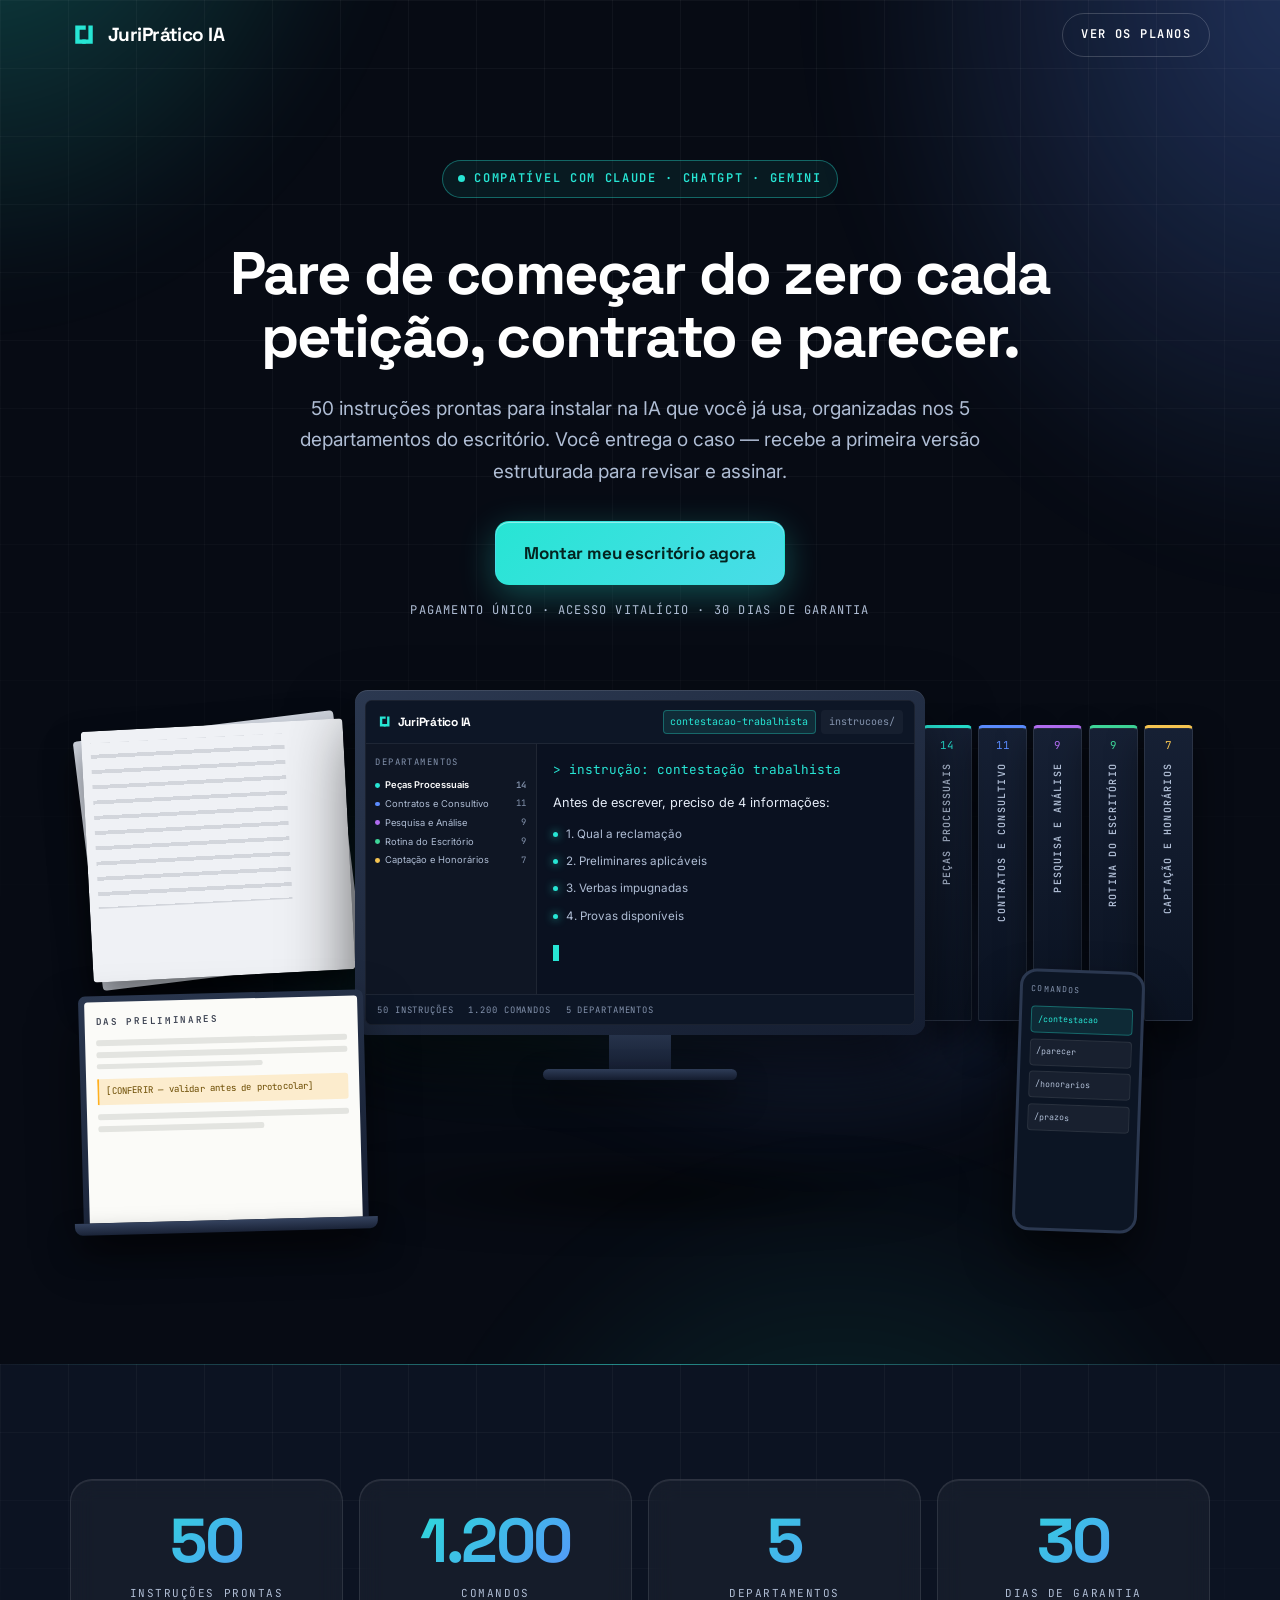
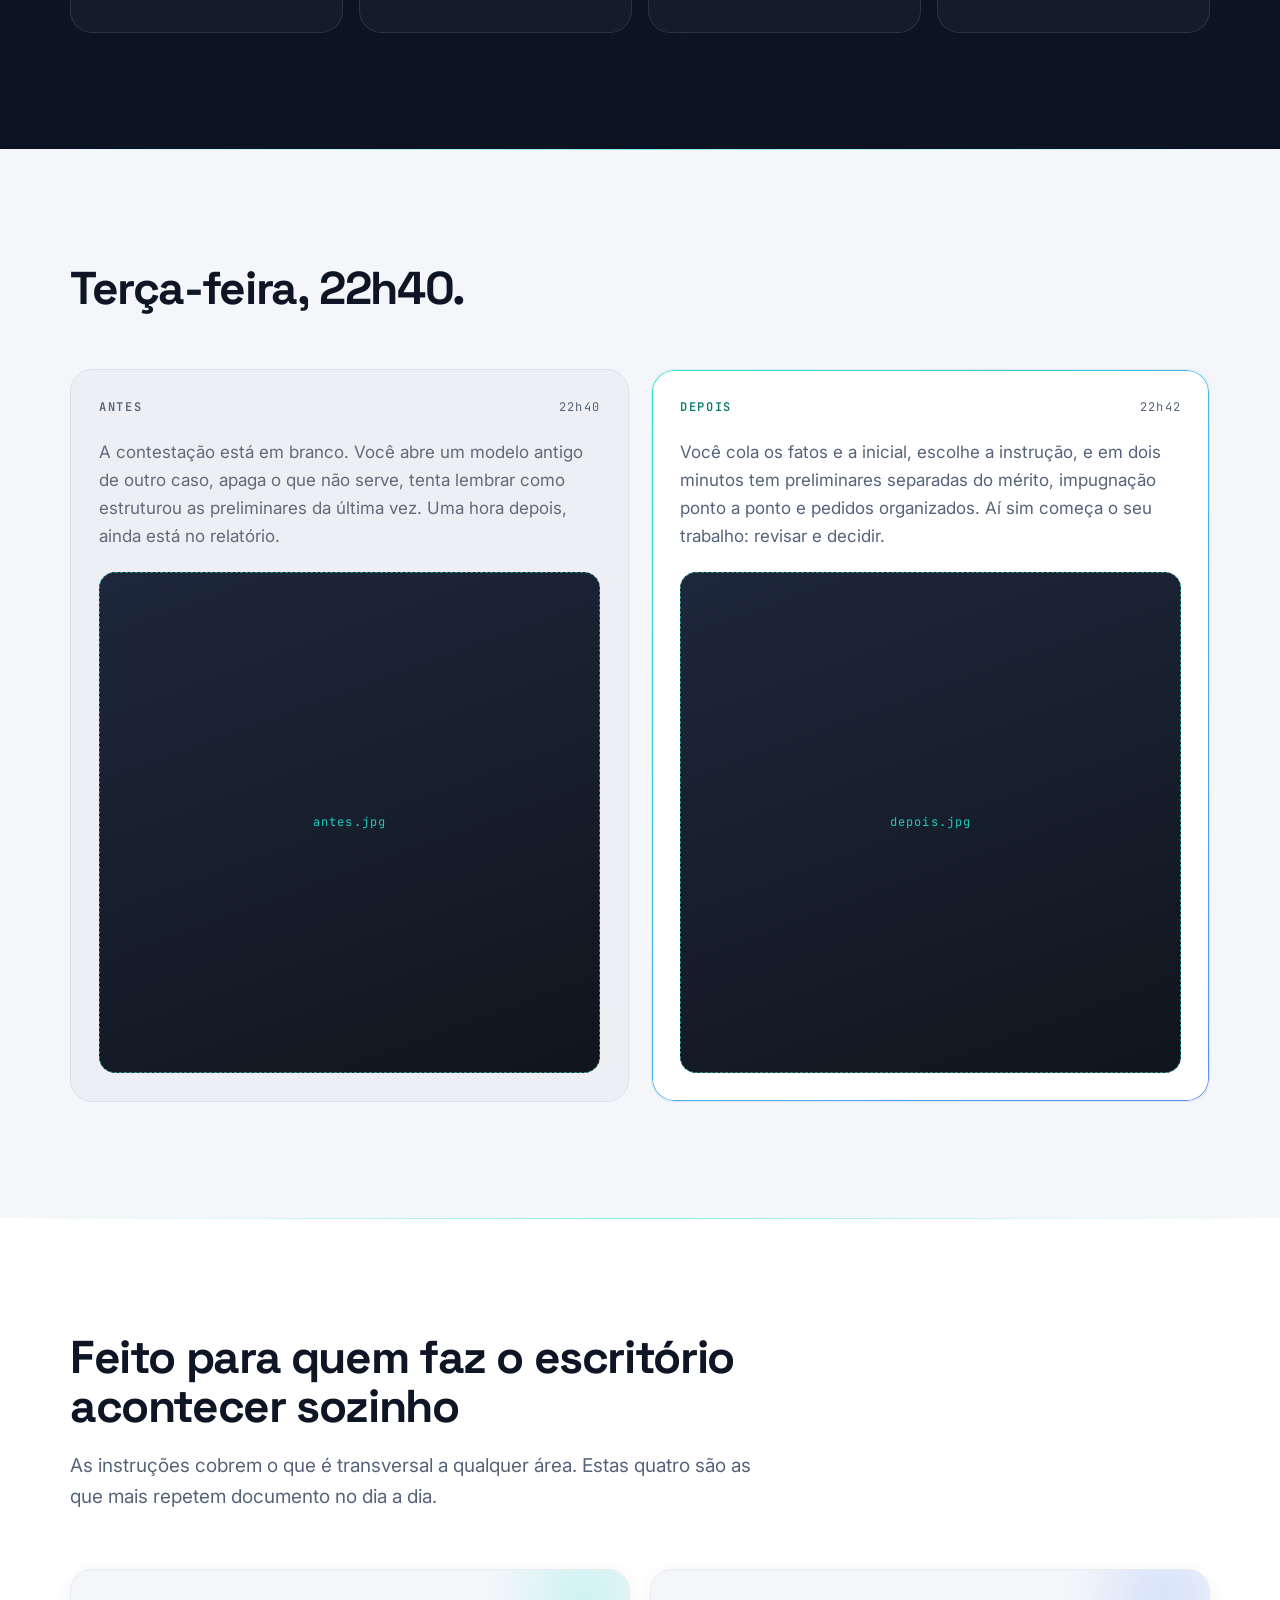
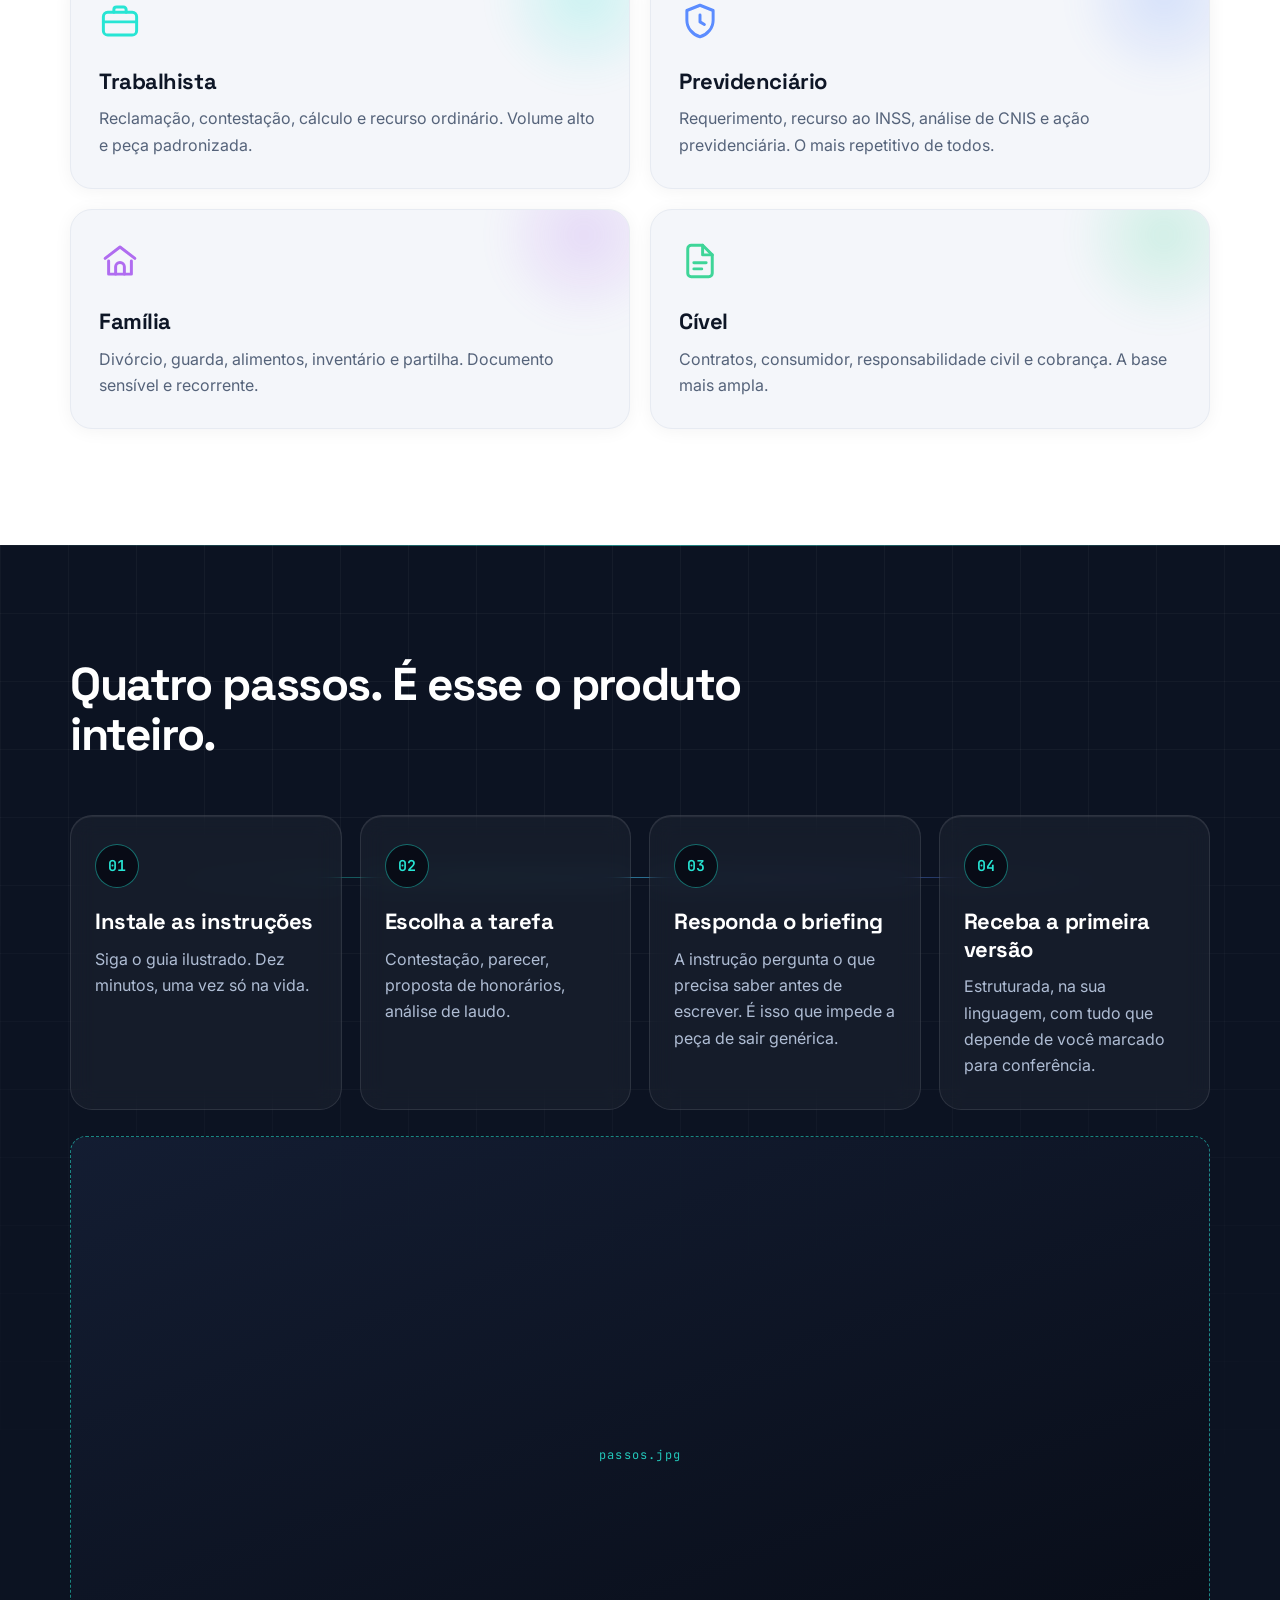
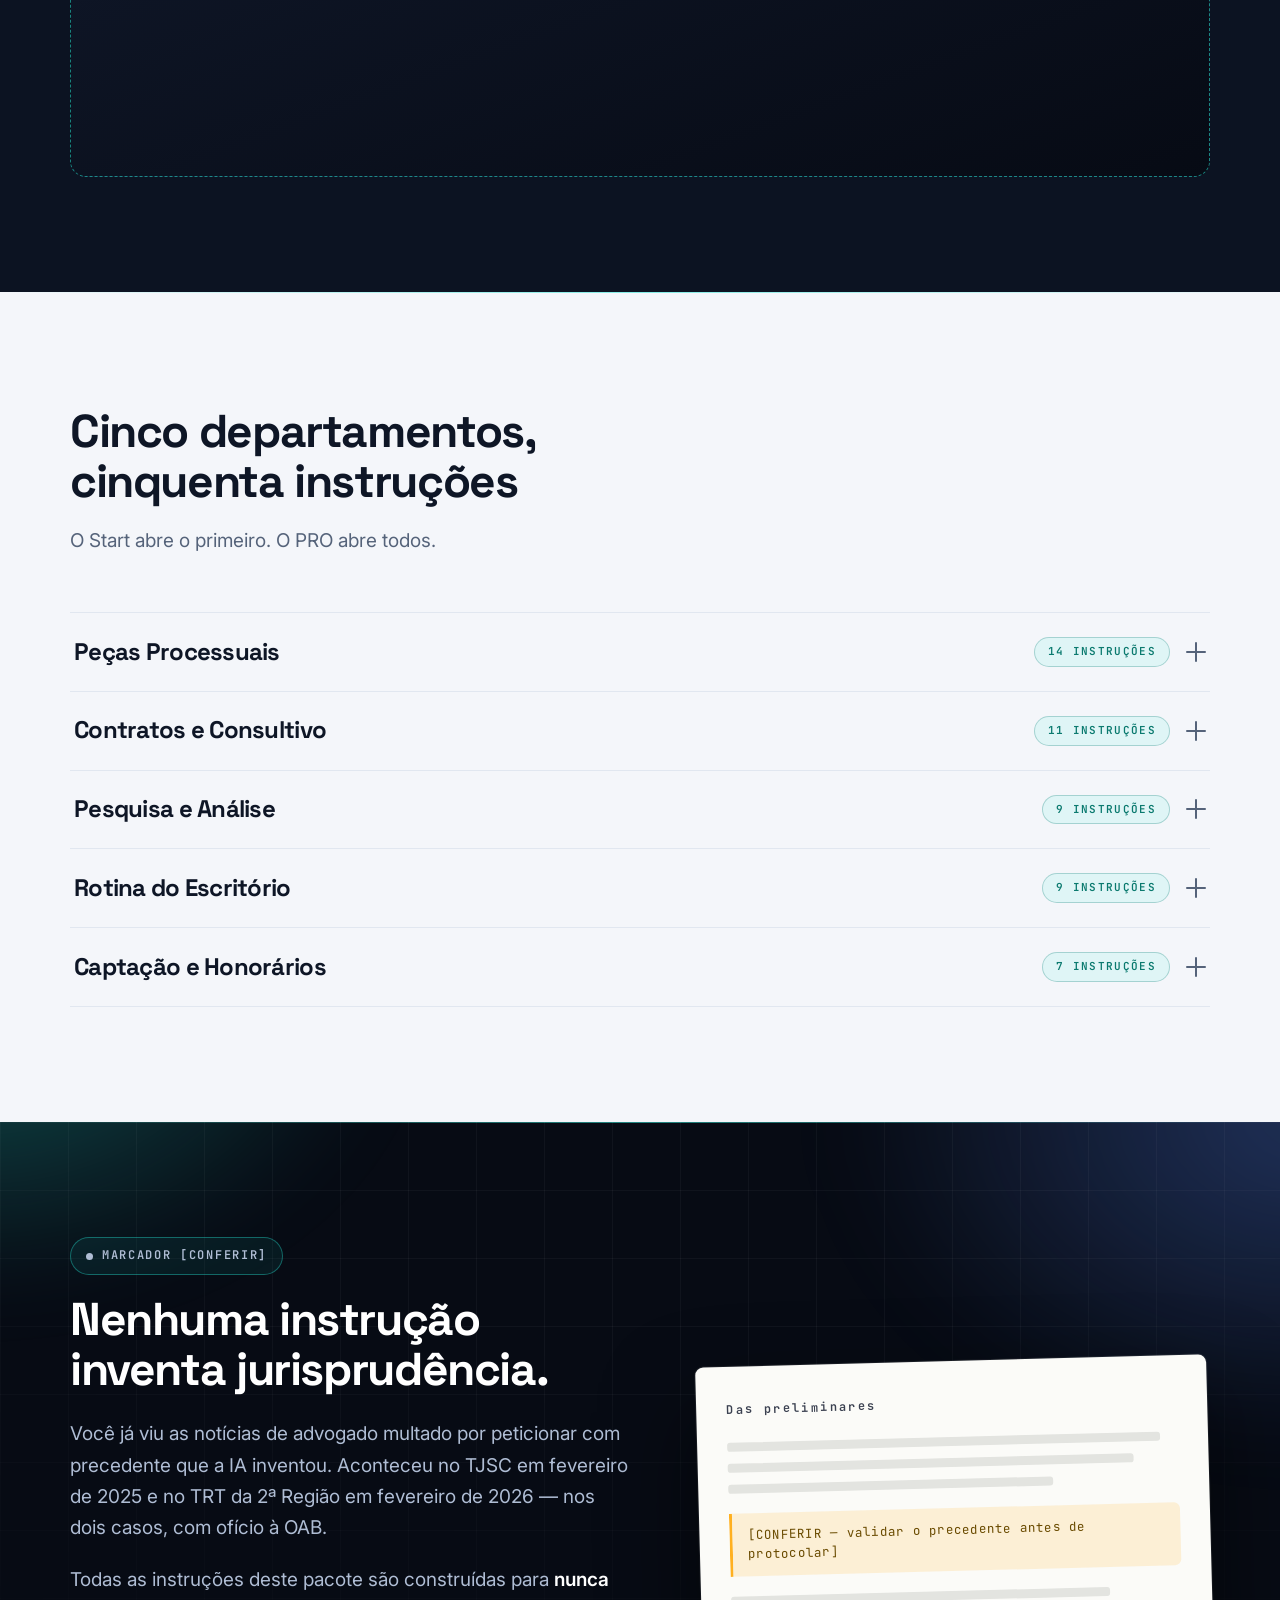
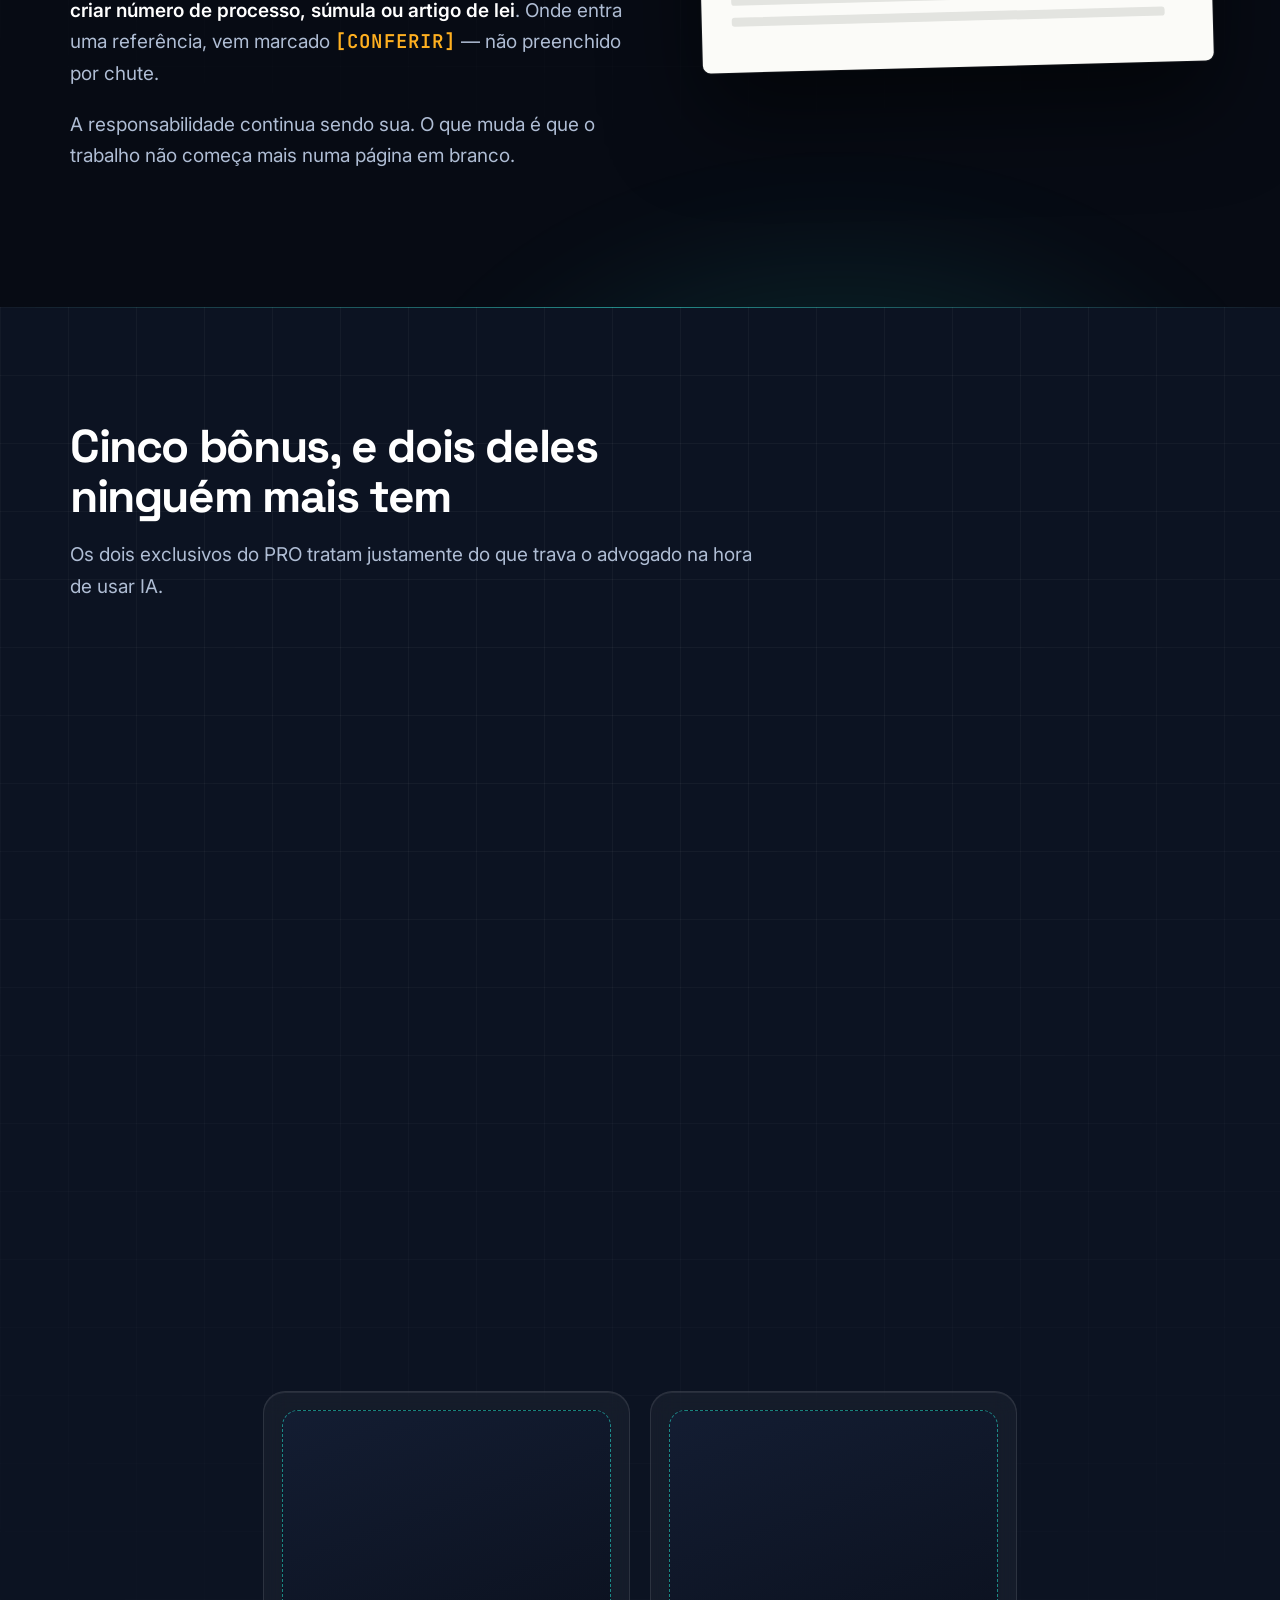
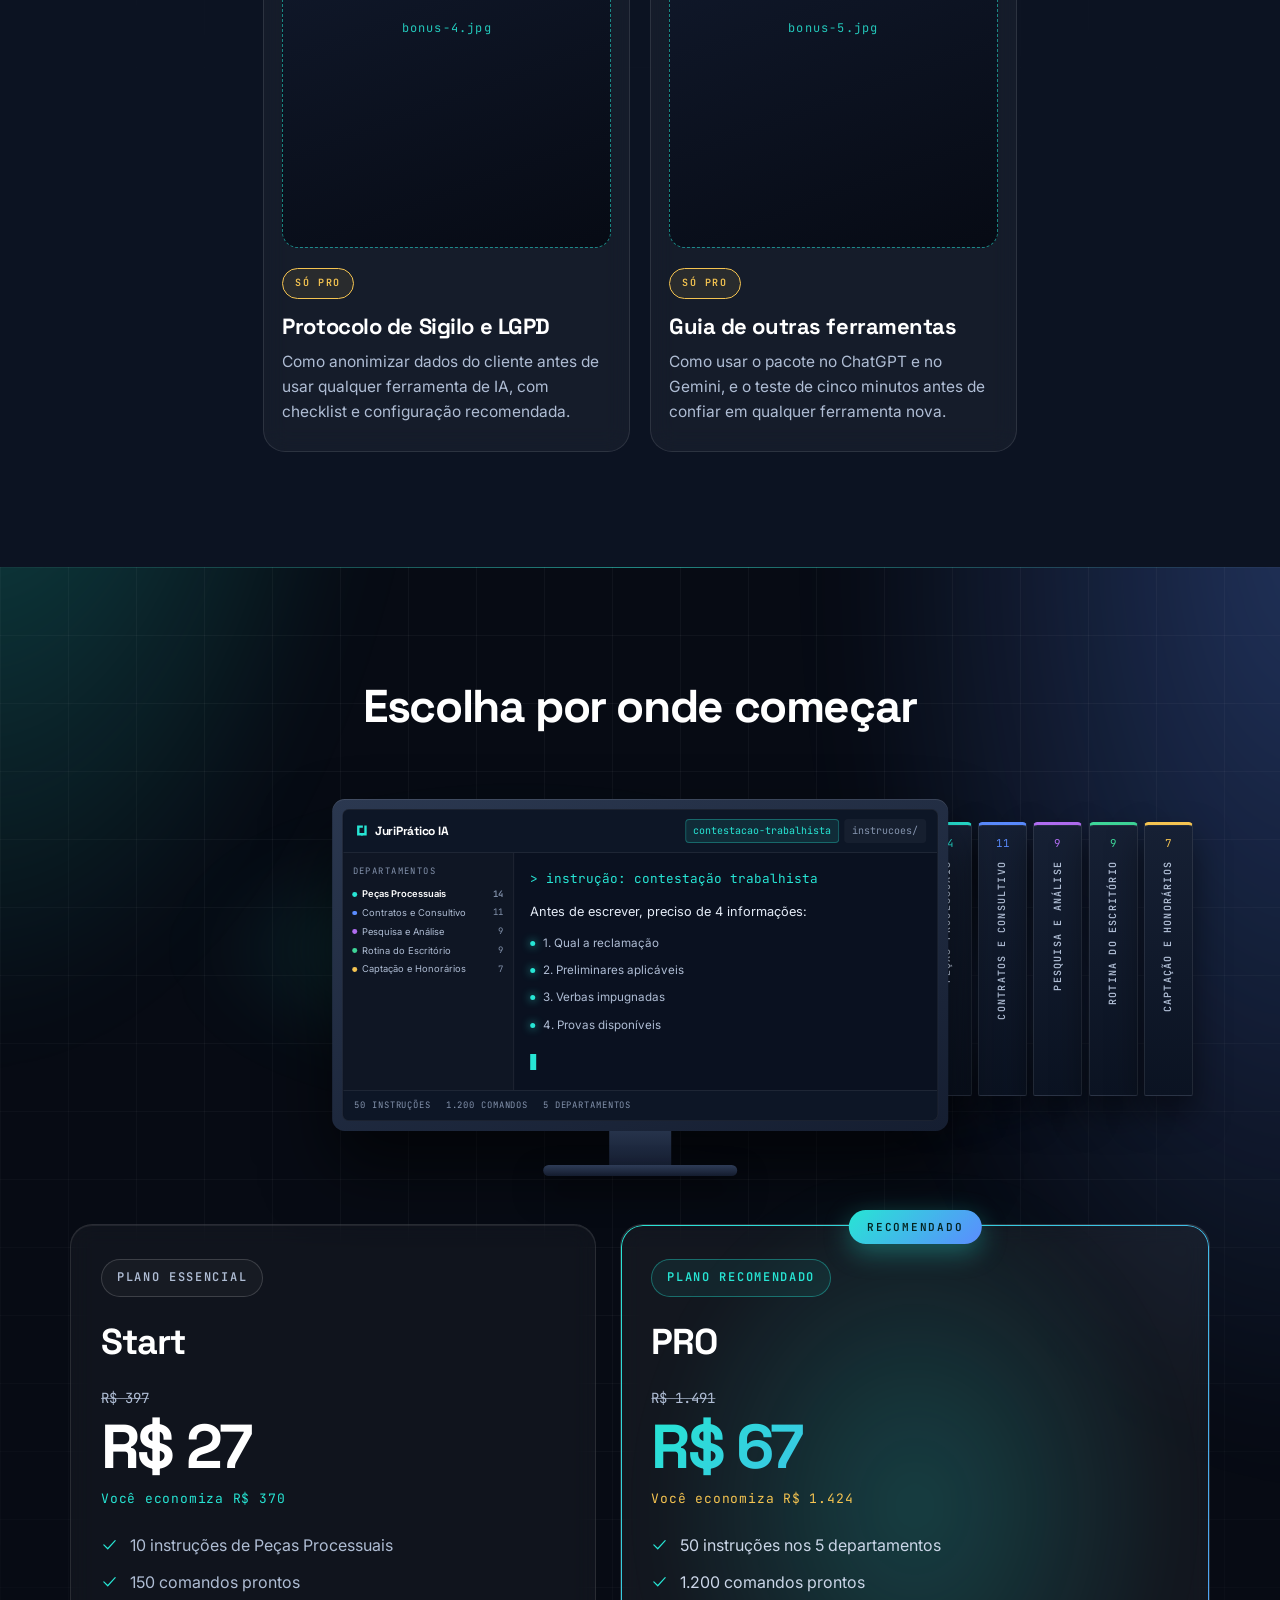
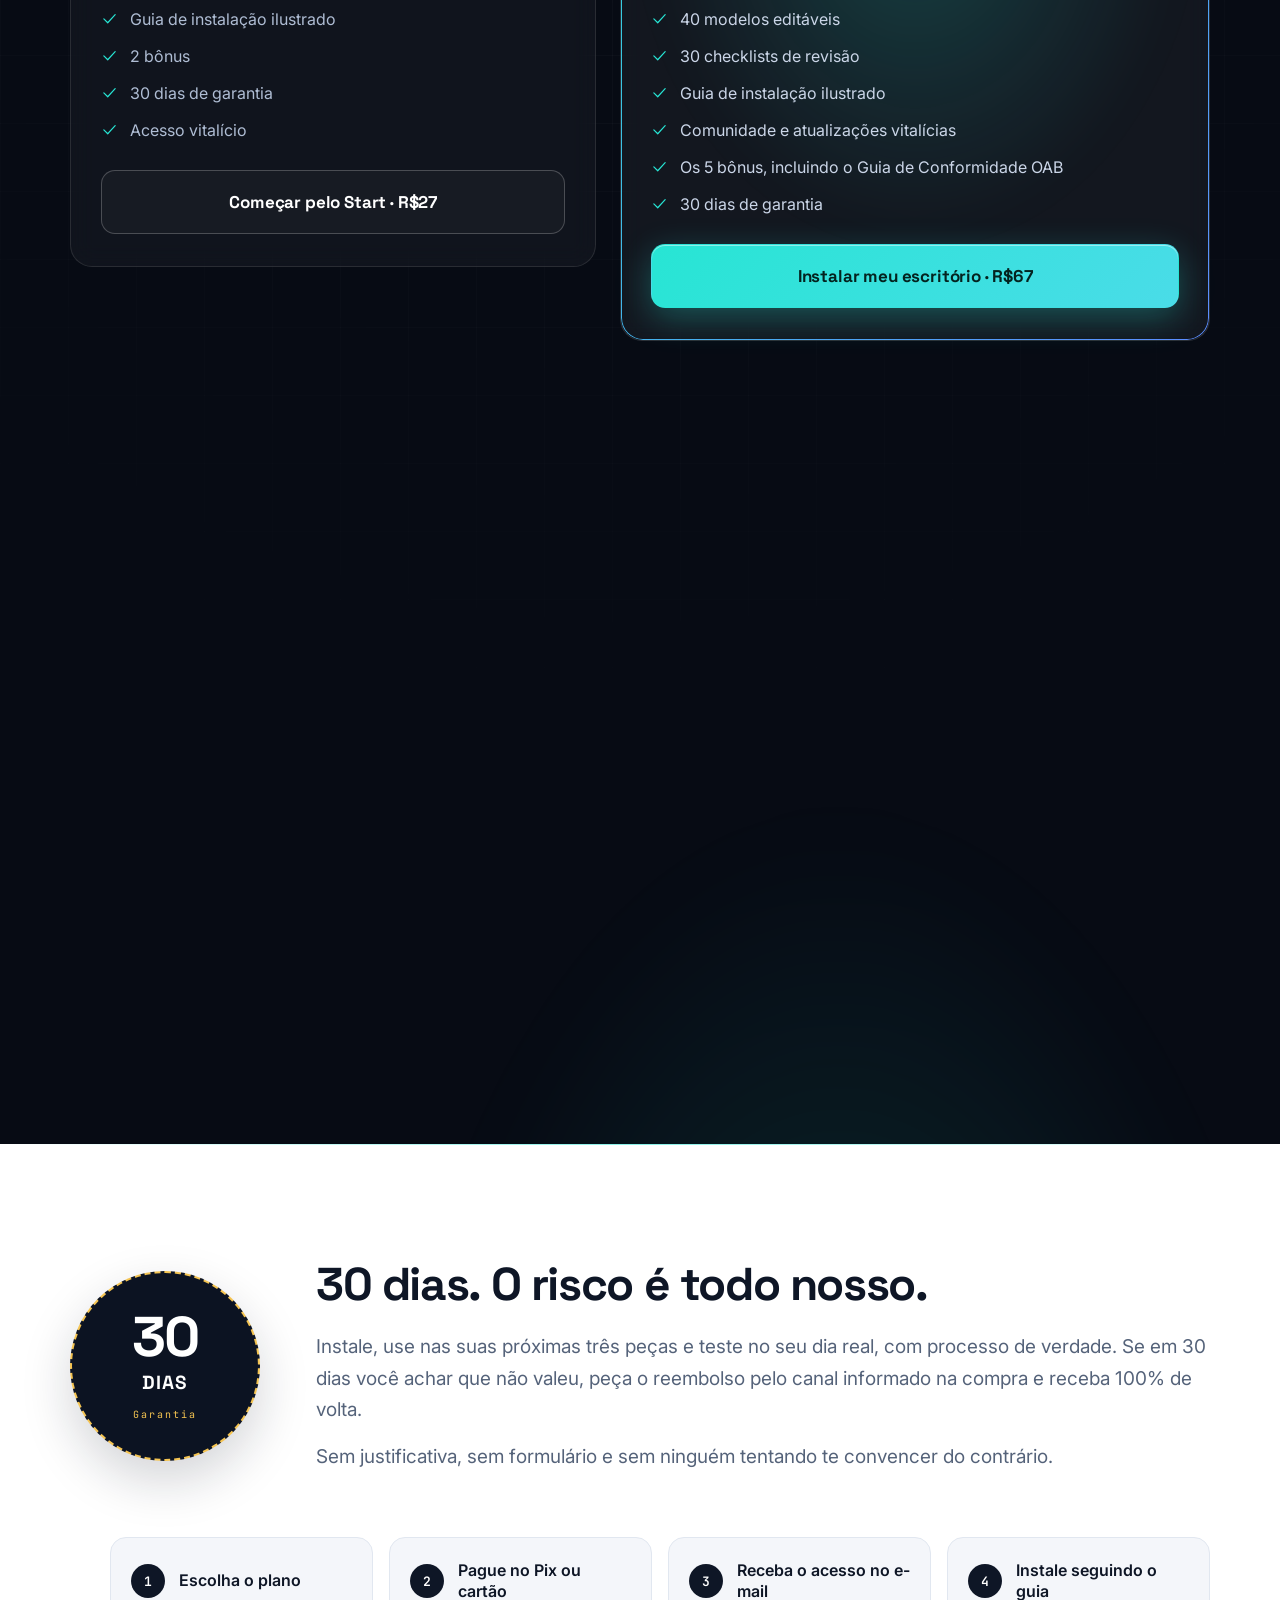
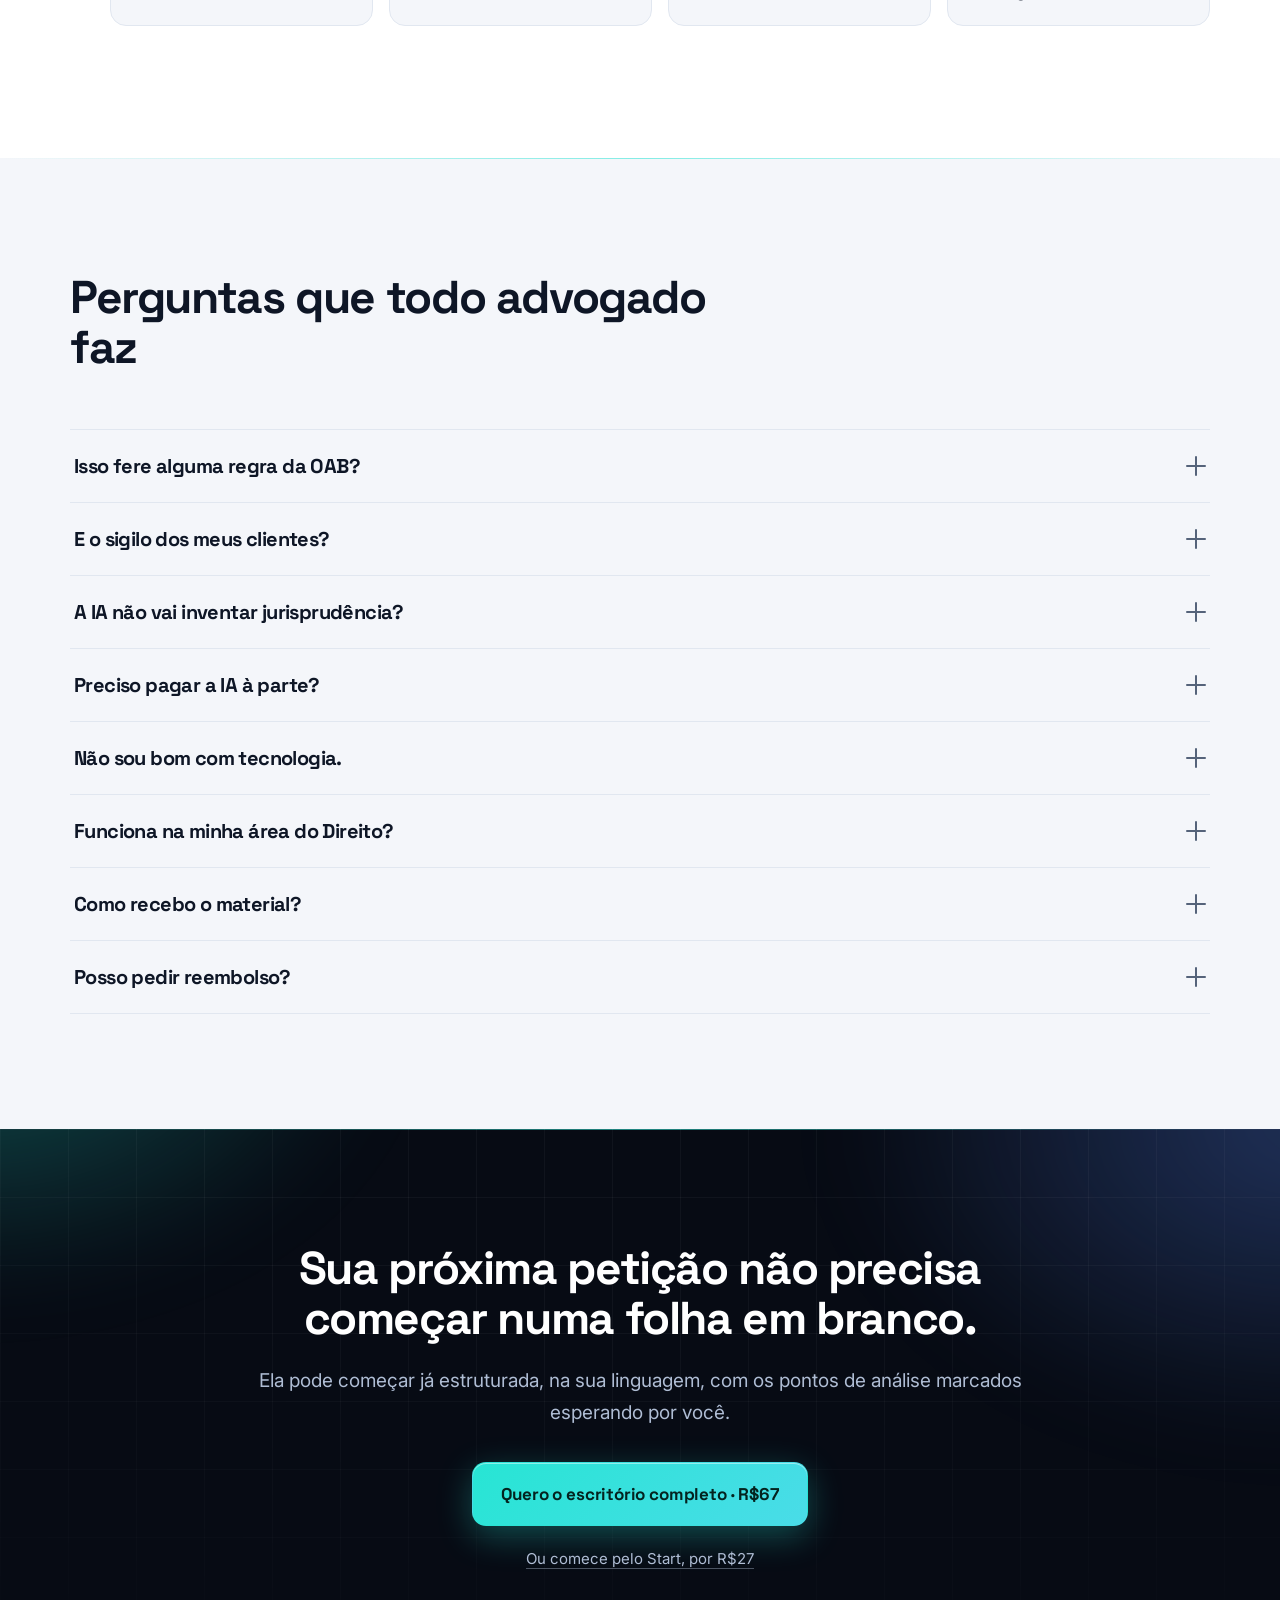
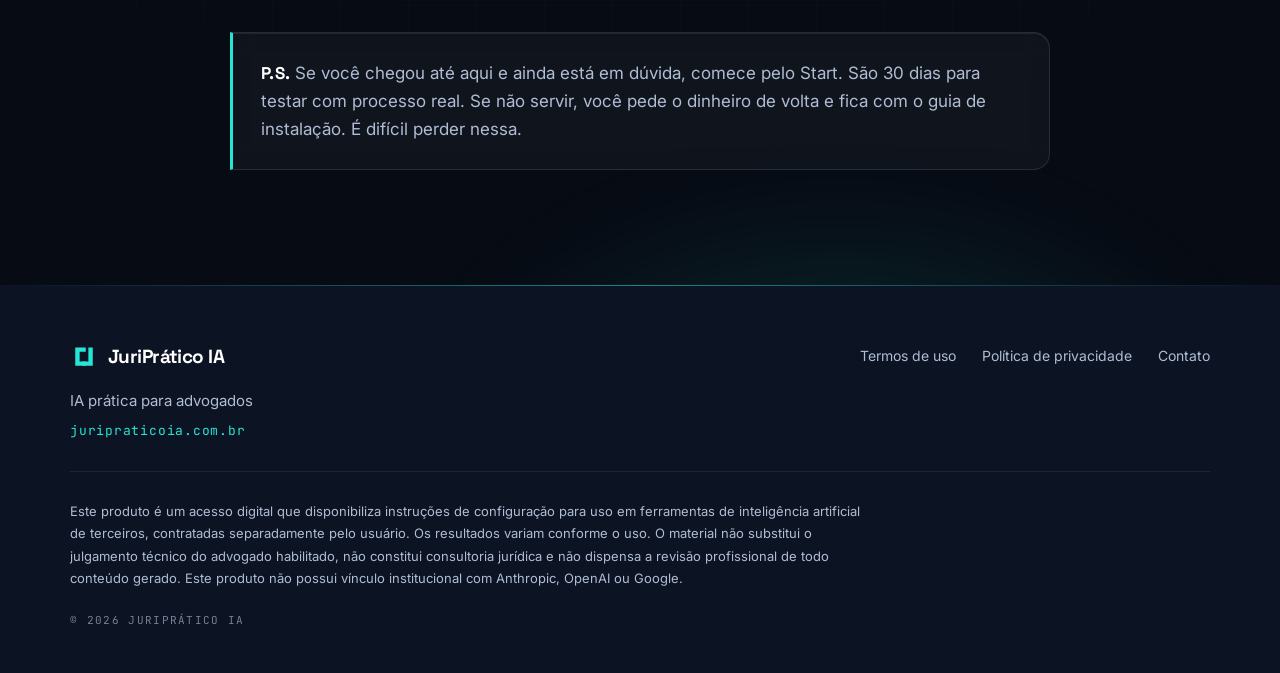
<file: index.html>
<!DOCTYPE html>
<html lang="pt-BR">
<head>
<meta charset="utf-8">
<meta name="viewport" content="width=device-width,initial-scale=1">
<title>JuriPrático IA — 50 instruções prontas para a IA que você já usa</title>
<meta name="description" content="50 instruções prontas para instalar na IA que você já usa, organizadas nos 5 departamentos do escritório. Você entrega o caso — recebe a primeira versão estruturada para revisar e assinar.">
<meta name="theme-color" content="#070B14">
<meta property="og:type" content="website">
<meta property="og:locale" content="pt_BR">
<meta property="og:site_name" content="JuriPrático IA">
<meta property="og:title" content="JuriPrático IA — 50 instruções prontas para a IA que você já usa">
<meta property="og:description" content="Pare de começar do zero cada petição, contrato e parecer.">
<meta property="og:url" content="https://juripraticoia.com.br/">
<link rel="preconnect" href="https://fonts.googleapis.com">
<link rel="preconnect" href="https://fonts.gstatic.com" crossorigin>
<link rel="stylesheet" href="https://fonts.googleapis.com/css2?family=Space+Grotesk:wght@500;700&family=Inter:wght@400;600&family=JetBrains+Mono:wght@400;600&display=swap">
<link rel="stylesheet" href="styles.css">
<script>document.documentElement.classList.add('js');</script>
</head>
<body id="topo">

<a class="skip" href="#conteudo">Ir para o conteúdo</a>

<!-- ===================== HEADER ===================== -->
<header class="hdr" id="hdr">
  <div class="wrap hdr-in">
    <a class="brand" href="#topo">
      <svg viewBox="0 0 64 64" width="28" height="28" fill="none" aria-hidden="true">
        <path d="M12 10h24v10H22v22h14v10H12z" fill="currentColor"/>
        <path d="M42 10h10v42H28V42h14z" fill="currentColor"/>
      </svg>
      <span>JuriPrático IA</span>
    </a>
    <a class="hdr-cta" href="#precos">Ver os planos</a>
  </div>
</header>

<main id="conteudo">

<!-- ===================== 01 · HERO ===================== -->
<section class="sec sec--950 mesh grid-bg hero">
  <div class="wrap">
    <div class="hero-topo">
      <p class="badge eyebrow rv"><span class="badge-dot" aria-hidden="true"></span>Compatível com Claude · ChatGPT · Gemini</p>
      <h1 class="rv">Pare de começar do zero cada petição, contrato e parecer.</h1>
      <p class="lead rv">50 instruções prontas para instalar na IA que você já usa, organizadas nos 5 departamentos do escritório. Você entrega o caso — recebe a primeira versão estruturada para revisar e assinar.</p>
      <div class="hero-cta rv">
        <a class="btn btn--primary" href="#precos">Montar meu escritório agora</a>
        <p class="btn-sub">Pagamento único · Acesso vitalício · 30 dias de garantia</p>
      </div>
    </div>

    <!-- Aponte FOTOS.hero (topo do app.js) para o arquivo e a foto assume o lugar da
         cena em HTML/CSS. Com null, vale a cena. -->
    <div class="hero-cena">
      <div class="cena rv" role="img" aria-label="Um monitor com o painel do JuriPrático IA: os cinco departamentos na lateral e a instrução de contestação trabalhista perguntando quatro informações antes de escrever. Ao redor, as lombadas dos departamentos, um notebook com a peça marcada com CONFERIR e um celular com os comandos.">
      <div class="cena-folhas" aria-hidden="true"><span></span><span></span></div>
      <ul class="cena-binders" aria-hidden="true">
        <li style="--ac:#27E5D4"><i>14</i><b>Peças Processuais</b></li>
        <li style="--ac:#5B8CFF"><i>11</i><b>Contratos e Consultivo</b></li>
        <li style="--ac:#B06CF0"><i>9</i><b>Pesquisa e Análise</b></li>
        <li style="--ac:#3ED598"><i>9</i><b>Rotina do Escritório</b></li>
        <li style="--ac:#F5C451"><i>7</i><b>Captação e Honorários</b></li>
      </ul>
      <div class="cena-monitor" aria-hidden="true">
        <div class="cena-tela">
          <div class="painel">
            <div class="painel-top">
              <span class="painel-marca"><svg viewBox="0 0 64 64" fill="none" aria-hidden="true"><path d="M12 10h24v10H22v22h14v10H12z" fill="currentColor"/><path d="M42 10h10v42H28V42h14z" fill="currentColor"/></svg>JuriPrático IA</span>
              <span class="painel-abas"><b class="on">contestacao-trabalhista</b><b>instrucoes/</b></span>
            </div>
            <div class="painel-corpo">
              <aside class="painel-side">
                <p>Departamentos</p>
                <ul>
                <li style="--ac:#27E5D4" class="on">Peças Processuais<span>14</span></li>
                <li style="--ac:#5B8CFF">Contratos e Consultivo<span>11</span></li>
                <li style="--ac:#B06CF0">Pesquisa e Análise<span>9</span></li>
                <li style="--ac:#3ED598">Rotina do Escritório<span>9</span></li>
                <li style="--ac:#F5C451">Captação e Honorários<span>7</span></li>
                </ul>
              </aside>
              <div class="painel-main">
                <p class="p-cmd">&gt; instrução: contestação trabalhista</p>
                <p class="p-ans" id="hero-typing">Antes de escrever, preciso de 4 informações:</p>
                <ul class="p-lista">
                  <li>1. Qual a reclamação</li>
                  <li>2. Preliminares aplicáveis</li>
                  <li>3. Verbas impugnadas</li>
                  <li>4. Provas disponíveis</li>
                </ul>
                <span class="p-caret"></span>
              </div>
            </div>
            <div class="painel-status"><span>50 instruções</span><span>1.200 comandos</span><span>5 departamentos</span></div>
          </div>
        </div>
        <div class="cena-pe"></div>
        <div class="cena-base"></div>
      </div>
      <div class="cena-laptop" aria-hidden="true">
        <div class="cena-lap-tela">
          <div class="cena-doc">
            <p>Das preliminares</p>
            <span></span><span></span><span class="curta"></span>
            <div class="marca">[CONFERIR — validar antes de protocolar]</div>
            <span></span><span class="curta"></span>
          </div>
        </div>
        <div class="cena-lap-base"></div>
      </div>
      <div class="cena-phone" aria-hidden="true">
        <div class="cena-phone-tela">
          <p>Comandos</p>
          <ul>
            <li class="on">/contestacao</li>
            <li>/parecer</li>
            <li>/honorarios</li>
            <li>/prazos</li>
          </ul>
        </div>
      </div>
    </div>
    </div>
  </div>
</section>

<!-- ===================== 02 · CONTADORES ===================== -->
<section class="sec sec--900 grid-bg" data-seam aria-label="O pacote em números">
  <div class="wrap">
    <div class="counters" id="contadores">
      <div class="counter glass rv"><b data-count="50">50</b><span>Instruções prontas</span></div>
      <div class="counter glass rv"><b data-count="1200" data-sep="true">1.200</b><span>Comandos</span></div>
      <div class="counter glass rv"><b data-count="5">5</b><span>Departamentos</span></div>
      <div class="counter glass rv"><b data-count="30">30</b><span>Dias de garantia</span></div>
    </div>
  </div>
</section>

<!-- ===================== 03 · ANTES / DEPOIS ===================== -->
<section class="sec sec--paper sec--light" data-seam>
  <div class="wrap">
    <div class="sec-head rv">
      <h2>Terça-feira, 22h40.</h2>
    </div>
    <div class="ba">
      <article class="ba-col ba-col--antes rv">
        <div class="ba-top">
          <span class="ba-tag">Antes</span>
          <span class="ba-hora">22h40</span>
        </div>
        <p class="ba-txt">A contestação está em branco. Você abre um modelo antigo de outro caso, apaga o que não serve, tenta lembrar como estruturou as preliminares da última vez. Uma hora depois, ainda está no relatório.</p>
        <!-- substituir pelo <img src="antes.jpg" width="600" height="600" alt="..." loading="lazy"> -->
        <div class="ph ph--1x1" role="img" aria-label="Espaço reservado para a imagem antes.jpg"
             data-foto="antes" data-w="1200" data-h="1200"
             data-alt="Mesa de advogado às 22h40: documento em branco na tela do notebook, pilha desorganizada de processos e luz baixa de luminária."><span>antes.jpg</span></div>
      </article>
      <article class="ba-col ba-col--depois gborder rv">
        <div class="ba-top">
          <span class="ba-tag">Depois</span>
          <span class="ba-hora">22h42</span>
        </div>
        <p class="ba-txt">Você cola os fatos e a inicial, escolhe a instrução, e em dois minutos tem preliminares separadas do mérito, impugnação ponto a ponto e pedidos organizados. Aí sim começa o seu trabalho: revisar e decidir.</p>
        <!-- substituir pelo <img src="depois.jpg" width="600" height="600" alt="..." loading="lazy"> -->
        <div class="ph ph--1x1" role="img" aria-label="Espaço reservado para a imagem depois.jpg"
             data-foto="depois" data-w="1200" data-h="1200"
             data-alt="A mesma mesa organizada: documento já estruturado na tela, papéis empilhados e luz clara com brilho turquesa."><span>depois.jpg</span></div>
      </article>
    </div>
  </div>
</section>

<!-- ===================== 04 · PRA QUEM É ===================== -->
<section class="sec sec--paper0 sec--light" data-seam>
  <div class="wrap">
    <div class="sec-head rv">
      <h2>Feito para quem faz o escritório acontecer sozinho</h2>
      <p class="lead">As instruções cobrem o que é transversal a qualquer área. Estas quatro são as que mais repetem documento no dia a dia.</p>
    </div>
    <div class="areas" id="areas">
      <article class="area rv" data-area="trabalhista" style="--ac:#27E5D4">
        <svg class="area-ico" viewBox="0 0 24 24" fill="none" stroke="currentColor" stroke-width="1.7" stroke-linecap="round" stroke-linejoin="round" aria-hidden="true">
          <rect x="2.5" y="7" width="19" height="13" rx="2.5"/><path d="M8.5 7V5.5A1.5 1.5 0 0 1 10 4h4a1.5 1.5 0 0 1 1.5 1.5V7"/><path d="M2.5 12.5h19"/>
        </svg>
        <h3>Trabalhista</h3>
        <p>Reclamação, contestação, cálculo e recurso ordinário. Volume alto e peça padronizada.</p>
      </article>
      <article class="area rv" data-area="previdenciario" style="--ac:#5B8CFF">
        <svg class="area-ico" viewBox="0 0 24 24" fill="none" stroke="currentColor" stroke-width="1.7" stroke-linecap="round" stroke-linejoin="round" aria-hidden="true">
          <path d="M12 3l7.5 3v5.5c0 4.4-3.1 8.2-7.5 9.5-4.4-1.3-7.5-5.1-7.5-9.5V6z"/><path d="M12 8.5v4l2.5 1.5"/>
        </svg>
        <h3>Previdenciário</h3>
        <p>Requerimento, recurso ao INSS, análise de CNIS e ação previdenciária. O mais repetitivo de todos.</p>
      </article>
      <article class="area rv" data-area="familia" style="--ac:#B06CF0">
        <svg class="area-ico" viewBox="0 0 24 24" fill="none" stroke="currentColor" stroke-width="1.7" stroke-linecap="round" stroke-linejoin="round" aria-hidden="true">
          <path d="M3.5 10.5 12 4l8.5 6.5"/><path d="M5.5 12v7.5h13V12"/><path d="M9.5 19.5v-4.2a2.5 2.5 0 0 1 5 0v4.2"/>
        </svg>
        <h3>Família</h3>
        <p>Divórcio, guarda, alimentos, inventário e partilha. Documento sensível e recorrente.</p>
      </article>
      <article class="area rv" data-area="civel" style="--ac:#3ED598">
        <svg class="area-ico" viewBox="0 0 24 24" fill="none" stroke="currentColor" stroke-width="1.7" stroke-linecap="round" stroke-linejoin="round" aria-hidden="true">
          <path d="M13.5 3H7a2 2 0 0 0-2 2v14a2 2 0 0 0 2 2h10a2 2 0 0 0 2-2V8.5z"/><path d="M13.5 3v5.5H19"/><path d="M8.5 13h7M8.5 16.5h4.5"/>
        </svg>
        <h3>Cível</h3>
        <p>Contratos, consumidor, responsabilidade civil e cobrança. A base mais ampla.</p>
      </article>
    </div>
  </div>
</section>

<!-- ===================== 05 · COMO FUNCIONA ===================== -->
<section class="sec sec--900 grid-bg" data-seam>
  <div class="wrap">
    <div class="sec-head rv">
      <h2>Quatro passos. É esse o produto inteiro.</h2>
    </div>
    <div class="steps">
      <article class="step glass rv">
        <span class="step-n">01</span>
        <h3>Instale as instruções</h3>
        <p>Siga o guia ilustrado. Dez minutos, uma vez só na vida.</p>
      </article>
      <article class="step glass rv">
        <span class="step-n">02</span>
        <h3>Escolha a tarefa</h3>
        <p>Contestação, parecer, proposta de honorários, análise de laudo.</p>
      </article>
      <article class="step glass rv">
        <span class="step-n">03</span>
        <h3>Responda o briefing</h3>
        <p>A instrução pergunta o que precisa saber antes de escrever. É isso que impede a peça de sair genérica.</p>
      </article>
      <article class="step glass rv">
        <span class="step-n">04</span>
        <h3>Receba a primeira versão</h3>
        <p>Estruturada, na sua linguagem, com tudo que depende de você marcado para conferência.</p>
      </article>
    </div>
    <!-- substituir pelo <img src="passos.jpg" width="1280" height="720" alt="..." loading="lazy"> -->
    <div class="steps-img ph ph--16x9 rv" role="img" aria-label="Espaço reservado para a imagem passos.jpg"
         data-foto="passos" data-w="1280" data-h="720"
         data-alt="Os quatro passos do JuriPrático IA: instalar as instruções, escolher a tarefa, responder o briefing e receber a primeira versão."><span>passos.jpg</span></div>
  </div>
</section>

<!-- ===================== 06 · DEPARTAMENTOS ===================== -->
<section class="sec sec--paper sec--light" data-seam>
  <div class="wrap">
    <div class="sec-head rv">
      <h2>Cinco departamentos, cinquenta instruções</h2>
      <p class="lead">O Start abre o primeiro. O PRO abre todos.</p>
    </div>
    <div class="acc rv" id="departamentos">
      <div class="acc-item">
        <h3 class="acc-head"><button class="acc-btn" type="button" id="dep-1-b" aria-expanded="false" aria-controls="dep-1-p">
          <span class="acc-title">Peças Processuais</span>
          <span class="acc-right"><span class="acc-pill">14 instruções</span><span class="acc-sign" aria-hidden="true"></span></span>
        </button></h3>
        <div class="acc-panel" id="dep-1-p" role="region" aria-labelledby="dep-1-b" hidden>
          <div class="acc-body"><ul class="chips"><li>Petição inicial</li><li>Contestação</li><li>Réplica</li><li>Apelação</li><li>Contrarrazões</li><li>Embargos de declaração</li><li>Agravo de instrumento</li><li>Tutela de urgência</li><li>Memoriais</li><li>Manifestação sobre laudo</li><li>Recurso ordinário e inominado</li><li>Cumprimento de sentença</li><li>Impugnação ao cumprimento</li><li>Acordo e homologação</li></ul></div>
        </div>
      </div>
      <div class="acc-item">
        <h3 class="acc-head"><button class="acc-btn" type="button" id="dep-2-b" aria-expanded="false" aria-controls="dep-2-p">
          <span class="acc-title">Contratos e Consultivo</span>
          <span class="acc-right"><span class="acc-pill">11 instruções</span><span class="acc-sign" aria-hidden="true"></span></span>
        </button></h3>
        <div class="acc-panel" id="dep-2-p" role="region" aria-labelledby="dep-2-b" hidden>
          <div class="acc-body"><ul class="chips"><li>Minuta de contrato</li><li>Análise de risco contratual</li><li>Parecer jurídico</li><li>Notificação extrajudicial</li><li>Distrato</li><li>Acordo extrajudicial</li><li>Procuração e substabelecimento</li><li>Contrato de prestação de serviços</li><li>Termo de confidencialidade</li><li>Revisão de contrato de terceiro</li><li>Aditivo contratual</li></ul></div>
        </div>
      </div>
      <div class="acc-item">
        <h3 class="acc-head"><button class="acc-btn" type="button" id="dep-3-b" aria-expanded="false" aria-controls="dep-3-p">
          <span class="acc-title">Pesquisa e Análise</span>
          <span class="acc-right"><span class="acc-pill">9 instruções</span><span class="acc-sign" aria-hidden="true"></span></span>
        </button></h3>
        <div class="acc-panel" id="dep-3-p" role="region" aria-labelledby="dep-3-b" hidden>
          <div class="acc-body"><ul class="chips"><li>Fichamento de processo</li><li>Análise de acórdão</li><li>Linha do tempo processual</li><li>Análise de laudo pericial</li><li>Leitura de documento longo</li><li>Mapa de pontos controvertidos</li><li>Checklist de tese</li><li>Análise de provas</li><li>Comparativo de peças</li></ul></div>
        </div>
      </div>
      <div class="acc-item">
        <h3 class="acc-head"><button class="acc-btn" type="button" id="dep-4-b" aria-expanded="false" aria-controls="dep-4-p">
          <span class="acc-title">Rotina do Escritório</span>
          <span class="acc-right"><span class="acc-pill">9 instruções</span><span class="acc-sign" aria-hidden="true"></span></span>
        </button></h3>
        <div class="acc-panel" id="dep-4-p" role="region" aria-labelledby="dep-4-b" hidden>
          <div class="acc-body"><ul class="chips"><li>Relatório de andamento ao cliente</li><li>E-mail de atualização</li><li>Ata de reunião</li><li>Controle de prazos</li><li>Timesheet</li><li>Organização de pasta</li><li>Briefing para a equipe</li><li>Registro de atendimento</li><li>Checklist de abertura de caso</li></ul></div>
        </div>
      </div>
      <div class="acc-item">
        <h3 class="acc-head"><button class="acc-btn" type="button" id="dep-5-b" aria-expanded="false" aria-controls="dep-5-p">
          <span class="acc-title">Captação e Honorários</span>
          <span class="acc-right"><span class="acc-pill">7 instruções</span><span class="acc-sign" aria-hidden="true"></span></span>
        </button></h3>
        <div class="acc-panel" id="dep-5-p" role="region" aria-labelledby="dep-5-b" hidden>
          <div class="acc-body"><ul class="chips"><li>Proposta de honorários</li><li>Contrato de honorários</li><li>Roteiro de triagem de cliente</li><li>Apresentação do escritório</li><li>Conteúdo educativo</li><li>Cobrança de honorários</li><li>Resposta a primeiro contato</li></ul></div>
        </div>
      </div>
    </div>
  </div>
</section>

<!-- ===================== 07 · CONFIANÇA ===================== -->
<section class="sec sec--950 mesh grid-bg" data-seam>
  <div class="wrap">
    <div class="trust">
      <div class="rv">
        <p class="badge eyebrow"><span class="badge-dot" aria-hidden="true"></span>Marcador [CONFERIR]</p>
        <h2>Nenhuma instrução inventa jurisprudência.</h2>
        <p class="lead">Você já viu as notícias de advogado multado por peticionar com precedente que a IA inventou. Aconteceu no TJSC em fevereiro de 2025 e no TRT da 2ª Região em fevereiro de 2026 — nos dois casos, com ofício à OAB.</p>
        <p class="lead">Todas as instruções deste pacote são construídas para <strong>nunca criar número de processo, súmula ou artigo de lei</strong>. Onde entra uma referência, vem marcado <span class="mark">[CONFERIR]</span> — não preenchido por chute.</p>
        <p class="lead">A responsabilidade continua sendo sua. O que muda é que o trabalho não começa mais numa página em branco.</p>
      </div>
      <div class="rv">
        <div class="doc" aria-hidden="true">
          <p class="doc-h">Das preliminares</p>
          <div class="doc-line w96"></div>
          <div class="doc-line w90"></div>
          <div class="doc-line w72"></div>
          <p class="doc-flag">[CONFERIR — validar o precedente antes de protocolar]</p>
          <div class="doc-line w84"></div>
          <div class="doc-line w96"></div>
        </div>
      </div>
    </div>
  </div>
</section>

<!-- ===================== 08 · BÔNUS ===================== -->
<section class="sec sec--900 grid-bg" data-seam>
  <div class="wrap">
    <div class="sec-head rv">
      <h2>Cinco bônus, e dois deles ninguém mais tem</h2>
      <p class="lead" style="color:var(--t-mid)">Os dois exclusivos do PRO tratam justamente do que trava o advogado na hora de usar IA.</p>
    </div>
    <div class="bonus">
      <article class="bonus-card glass rv">
        <div class="bonus-img"><div class="ph ph--3x4" role="img" aria-label="Espaço reservado para a imagem bonus-1.jpg" data-foto="bonus-1" data-w="900" data-h="1200" data-alt="Capa do bônus Prompt Advogado Consultor Master: duas bolhas de conversa holográficas em turquesa, tocadas por uma mão robótica, sobre fundo de malha neural."><span>bonus-1.jpg</span></div></div>
        <span class="bonus-selo selo--glow">Start + PRO</span>
        <h3>Prompt Advogado Consultor Master</h3>
        <p>Transforma qualquer conversa em consultoria estruturada, que pergunta antes de responder e separa o que é pacífico do que precisa ser verificado.</p>
      </article>
      <article class="bonus-card glass rv">
        <div class="bonus-img"><div class="ph ph--3x4" role="img" aria-label="Espaço reservado para a imagem bonus-2.jpg" data-foto="bonus-2" data-w="900" data-h="1200" data-alt="Capa do bônus Mestre de Prazos: um calendário holográfico em turquesa com um dia marcado, tocado por uma mão robótica, sobre fundo de malha neural."><span>bonus-2.jpg</span></div></div>
        <span class="bonus-selo selo--glow">Start + PRO</span>
        <h3>Mestre de Prazos</h3>
        <p>Organiza a contagem passo a passo, de forma auditável, para você conferir contra o sistema do tribunal.</p>
      </article>
      <article class="bonus-card glass rv">
        <div class="bonus-img"><div class="ph ph--3x4" role="img" aria-label="Espaço reservado para a imagem bonus-3.jpg" data-foto="bonus-3" data-w="900" data-h="1200" data-alt="Capa do bônus Guia de Conformidade OAB: um selo circular holográfico dourado e liso, tocado por uma mão robótica, sobre fundo de malha neural."><span>bonus-3.jpg</span></div></div>
        <span class="bonus-selo selo--gold">Só PRO</span>
        <h3>Guia de Conformidade OAB</h3>
        <p>O que pode e o que não pode na sua divulgação, à luz do Provimento 205/2021 — e como a IA se encaixa nisso.</p>
      </article>
      <article class="bonus-card glass rv">
        <div class="bonus-img"><div class="ph ph--3x4" role="img" aria-label="Espaço reservado para a imagem bonus-4.jpg" data-foto="bonus-4" data-w="900" data-h="1200" data-alt="Capa do bônus Protocolo de Sigilo e LGPD: um cadeado holográfico dourado sobre um documento com tarjas de anonimização, tocado por uma mão robótica, sobre fundo de malha neural."><span>bonus-4.jpg</span></div></div>
        <span class="bonus-selo selo--gold">Só PRO</span>
        <h3>Protocolo de Sigilo e LGPD</h3>
        <p>Como anonimizar dados do cliente antes de usar qualquer ferramenta de IA, com checklist e configuração recomendada.</p>
      </article>
      <article class="bonus-card glass rv">
        <div class="bonus-img"><div class="ph ph--3x4" role="img" aria-label="Espaço reservado para a imagem bonus-5.jpg" data-foto="bonus-5" data-w="900" data-h="1200" data-alt="Capa do bônus Guia de outras ferramentas: três painéis holográficos dourados flutuando lado a lado, tocados por uma mão robótica, sobre fundo de malha neural."><span>bonus-5.jpg</span></div></div>
        <span class="bonus-selo selo--gold">Só PRO</span>
        <h3>Guia de outras ferramentas</h3>
        <p>Como usar o pacote no ChatGPT e no Gemini, e o teste de cinco minutos antes de confiar em qualquer ferramenta nova.</p>
      </article>
    </div>
  </div>
</section>

<!-- ===================== 09 · PREÇOS ===================== -->
<section class="sec sec--950 mesh grid-bg" id="precos" data-seam>
  <div class="wrap">
    <div class="sec-head sec-head--center rv">
      <h2>Escolha por onde começar</h2>
    </div>

    <div class="planos-cena">
      <div class="cena cena--compacta rv" role="img" aria-label="O painel do JuriPrático IA com os cinco departamentos e uma instrução em andamento.">
      <div class="cena-folhas" aria-hidden="true"><span></span><span></span></div>
      <ul class="cena-binders" aria-hidden="true">
        <li style="--ac:#27E5D4"><i>14</i><b>Peças Processuais</b></li>
        <li style="--ac:#5B8CFF"><i>11</i><b>Contratos e Consultivo</b></li>
        <li style="--ac:#B06CF0"><i>9</i><b>Pesquisa e Análise</b></li>
        <li style="--ac:#3ED598"><i>9</i><b>Rotina do Escritório</b></li>
        <li style="--ac:#F5C451"><i>7</i><b>Captação e Honorários</b></li>
      </ul>
      <div class="cena-monitor" aria-hidden="true">
        <div class="cena-tela">
          <div class="painel">
            <div class="painel-top">
              <span class="painel-marca"><svg viewBox="0 0 64 64" fill="none" aria-hidden="true"><path d="M12 10h24v10H22v22h14v10H12z" fill="currentColor"/><path d="M42 10h10v42H28V42h14z" fill="currentColor"/></svg>JuriPrático IA</span>
              <span class="painel-abas"><b class="on">contestacao-trabalhista</b><b>instrucoes/</b></span>
            </div>
            <div class="painel-corpo">
              <aside class="painel-side">
                <p>Departamentos</p>
                <ul>
                <li style="--ac:#27E5D4" class="on">Peças Processuais<span>14</span></li>
                <li style="--ac:#5B8CFF">Contratos e Consultivo<span>11</span></li>
                <li style="--ac:#B06CF0">Pesquisa e Análise<span>9</span></li>
                <li style="--ac:#3ED598">Rotina do Escritório<span>9</span></li>
                <li style="--ac:#F5C451">Captação e Honorários<span>7</span></li>
                </ul>
              </aside>
              <div class="painel-main">
                <p class="p-cmd">&gt; instrução: contestação trabalhista</p>
                <p class="p-ans">Antes de escrever, preciso de 4 informações:</p>
                <ul class="p-lista">
                  <li>1. Qual a reclamação</li>
                  <li>2. Preliminares aplicáveis</li>
                  <li>3. Verbas impugnadas</li>
                  <li>4. Provas disponíveis</li>
                </ul>
                <span class="p-caret"></span>
              </div>
            </div>
            <div class="painel-status"><span>50 instruções</span><span>1.200 comandos</span><span>5 departamentos</span></div>
          </div>
        </div>
        <div class="cena-pe"></div>
        <div class="cena-base"></div>
      </div>
      <div class="cena-laptop" aria-hidden="true">
        <div class="cena-lap-tela">
          <div class="cena-doc">
            <p>Das preliminares</p>
            <span></span><span></span><span class="curta"></span>
            <div class="marca">[CONFERIR — validar antes de protocolar]</div>
            <span></span><span class="curta"></span>
          </div>
        </div>
        <div class="cena-lap-base"></div>
      </div>
      <div class="cena-phone" aria-hidden="true">
        <div class="cena-phone-tela">
          <p>Comandos</p>
          <ul>
            <li class="on">/contestacao</li>
            <li>/parecer</li>
            <li>/honorarios</li>
            <li>/prazos</li>
          </ul>
        </div>
      </div>
    </div>
    </div>

    <div class="planos">
      <!-- START -->
      <article class="plano glass rv">
        <p class="badge badge--plain">Plano essencial</p>
        <p class="plano-nome">Start</p>
        <p class="plano-de">R$ 397</p>
        <p class="plano-preco">R$ 27</p>
        <p class="plano-eco">Você economiza R$ 370</p>
        <ul class="plano-lista">
          <li><svg width="17" height="17" viewBox="0 0 24 24" fill="none" stroke="currentColor" stroke-width="1.7" stroke-linecap="round" stroke-linejoin="round" aria-hidden="true"><path d="M4 12.5 9.5 18 20 6.5"/></svg>10 instruções de Peças Processuais</li>
          <li><svg width="17" height="17" viewBox="0 0 24 24" fill="none" stroke="currentColor" stroke-width="1.7" stroke-linecap="round" stroke-linejoin="round" aria-hidden="true"><path d="M4 12.5 9.5 18 20 6.5"/></svg>150 comandos prontos</li>
          <li><svg width="17" height="17" viewBox="0 0 24 24" fill="none" stroke="currentColor" stroke-width="1.7" stroke-linecap="round" stroke-linejoin="round" aria-hidden="true"><path d="M4 12.5 9.5 18 20 6.5"/></svg>Guia de instalação ilustrado</li>
          <li><svg width="17" height="17" viewBox="0 0 24 24" fill="none" stroke="currentColor" stroke-width="1.7" stroke-linecap="round" stroke-linejoin="round" aria-hidden="true"><path d="M4 12.5 9.5 18 20 6.5"/></svg>2 bônus</li>
          <li><svg width="17" height="17" viewBox="0 0 24 24" fill="none" stroke="currentColor" stroke-width="1.7" stroke-linecap="round" stroke-linejoin="round" aria-hidden="true"><path d="M4 12.5 9.5 18 20 6.5"/></svg>30 dias de garantia</li>
          <li><svg width="17" height="17" viewBox="0 0 24 24" fill="none" stroke="currentColor" stroke-width="1.7" stroke-linecap="round" stroke-linejoin="round" aria-hidden="true"><path d="M4 12.5 9.5 18 20 6.5"/></svg>Acesso vitalício</li>
        </ul>
        <a class="btn btn--ghost btn--wide" data-checkout="start" href="#">Começar pelo Start · R$27</a>
      </article>

      <!-- PRO -->
      <article class="plano plano--pro glass gborder rv">
        <span class="plano-selo">Recomendado</span>
        <p class="badge">Plano recomendado</p>
        <p class="plano-nome">PRO</p>
        <p class="plano-de">R$ 1.491</p>
        <p class="plano-preco">R$ 67</p>
        <p class="plano-eco">Você economiza R$ 1.424</p>
        <ul class="plano-lista">
          <li><svg width="17" height="17" viewBox="0 0 24 24" fill="none" stroke="currentColor" stroke-width="1.7" stroke-linecap="round" stroke-linejoin="round" aria-hidden="true"><path d="M4 12.5 9.5 18 20 6.5"/></svg>50 instruções nos 5 departamentos</li>
          <li><svg width="17" height="17" viewBox="0 0 24 24" fill="none" stroke="currentColor" stroke-width="1.7" stroke-linecap="round" stroke-linejoin="round" aria-hidden="true"><path d="M4 12.5 9.5 18 20 6.5"/></svg>1.200 comandos prontos</li>
          <li><svg width="17" height="17" viewBox="0 0 24 24" fill="none" stroke="currentColor" stroke-width="1.7" stroke-linecap="round" stroke-linejoin="round" aria-hidden="true"><path d="M4 12.5 9.5 18 20 6.5"/></svg>40 modelos editáveis</li>
          <li><svg width="17" height="17" viewBox="0 0 24 24" fill="none" stroke="currentColor" stroke-width="1.7" stroke-linecap="round" stroke-linejoin="round" aria-hidden="true"><path d="M4 12.5 9.5 18 20 6.5"/></svg>30 checklists de revisão</li>
          <li><svg width="17" height="17" viewBox="0 0 24 24" fill="none" stroke="currentColor" stroke-width="1.7" stroke-linecap="round" stroke-linejoin="round" aria-hidden="true"><path d="M4 12.5 9.5 18 20 6.5"/></svg>Guia de instalação ilustrado</li>
          <li><svg width="17" height="17" viewBox="0 0 24 24" fill="none" stroke="currentColor" stroke-width="1.7" stroke-linecap="round" stroke-linejoin="round" aria-hidden="true"><path d="M4 12.5 9.5 18 20 6.5"/></svg>Comunidade e atualizações vitalícias</li>
          <li><svg width="17" height="17" viewBox="0 0 24 24" fill="none" stroke="currentColor" stroke-width="1.7" stroke-linecap="round" stroke-linejoin="round" aria-hidden="true"><path d="M4 12.5 9.5 18 20 6.5"/></svg>Os 5 bônus, incluindo o Guia de Conformidade OAB</li>
          <li><svg width="17" height="17" viewBox="0 0 24 24" fill="none" stroke="currentColor" stroke-width="1.7" stroke-linecap="round" stroke-linejoin="round" aria-hidden="true"><path d="M4 12.5 9.5 18 20 6.5"/></svg>30 dias de garantia</li>
        </ul>
        <a class="btn btn--primary btn--wide" data-checkout="pro" href="#">Instalar meu escritório · R$67</a>
      </article>
    </div>

    <p class="reforco rv">Por R$40 a mais você libera os outros quatro departamentos, os modelos, os checklists e o Guia de Conformidade OAB.</p>

    <div class="tabela-wrap rv">
      <table class="comp">
        <caption>Start · PRO — o que muda</caption>
        <thead>
          <tr><th scope="col">Item</th><th scope="col">Start · R$27</th><th scope="col">PRO · R$67</th></tr>
        </thead>
        <tbody>
          <tr><th scope="row">Instruções prontas</th><td class="val">10 · Peças Processuais</td><td class="val">50 · 5 departamentos</td></tr>
          <tr><th scope="row">Comandos rápidos</th><td class="val">150</td><td class="val">1.200</td></tr>
          <tr><th scope="row">Modelos editáveis</th><td class="no" aria-label="não incluído">—</td><td class="val">40</td></tr>
          <tr><th scope="row">Checklists de revisão</th><td class="no" aria-label="não incluído">—</td><td class="val">30</td></tr>
          <tr><th scope="row">Guia de instalação ilustrado</th><td class="yes" aria-label="incluído">✓</td><td class="yes" aria-label="incluído">✓</td></tr>
          <tr><th scope="row">Bônus</th><td class="val">2</td><td class="val">5</td></tr>
          <tr><th scope="row">Garantia</th><td class="val">30 dias</td><td class="val">30 dias</td></tr>
          <tr><th scope="row">Acesso</th><td class="val">Vitalício</td><td class="val">Vitalício</td></tr>
        </tbody>
      </table>
    </div>
  </div>
</section>

<!-- ===================== 10 · DEPOIMENTOS ===================== -->
<!-- ATENÇÃO: preencher com depoimentos REAIS e com autorização de uso de imagem
     assinada antes de virar DEPOIMENTOS_PRONTOS para true. -->
<section class="sec sec--paper sec--light" id="depoimentos" data-seam hidden>
  <div class="wrap">
    <div class="sec-head rv">
      <h2>Quem já instalou</h2>
      <p class="lead">Advogados que usaram as instruções em processo real.</p>
    </div>
    <div class="depos">
      <article class="depo" data-placeholder="true" style="--ac:#27E5D4">
        <p class="depo-texto">[DEPOIMENTO — máximo 220 caracteres]</p>
        <footer class="depo-autor">
          <div class="depo-avatar">[FOTO]</div>
          <div>
            <strong>[NOME COMPLETO]</strong>
            <span>[OAB/UF] · [ÁREA] · [CIDADE/UF]</span>
          </div>
          <span class="depo-area">[ÁREA]</span>
        </footer>
      </article>
      <article class="depo" data-placeholder="true" style="--ac:#5B8CFF">
        <p class="depo-texto">[DEPOIMENTO — máximo 220 caracteres]</p>
        <footer class="depo-autor">
          <div class="depo-avatar">[FOTO]</div>
          <div>
            <strong>[NOME COMPLETO]</strong>
            <span>[OAB/UF] · [ÁREA] · [CIDADE/UF]</span>
          </div>
          <span class="depo-area">[ÁREA]</span>
        </footer>
      </article>
      <article class="depo" data-placeholder="true" style="--ac:#B06CF0">
        <p class="depo-texto">[DEPOIMENTO — máximo 220 caracteres]</p>
        <footer class="depo-autor">
          <div class="depo-avatar">[FOTO]</div>
          <div>
            <strong>[NOME COMPLETO]</strong>
            <span>[OAB/UF] · [ÁREA] · [CIDADE/UF]</span>
          </div>
          <span class="depo-area">[ÁREA]</span>
        </footer>
      </article>
      <article class="depo" data-placeholder="true" style="--ac:#3ED598">
        <p class="depo-texto">[DEPOIMENTO — máximo 220 caracteres]</p>
        <footer class="depo-autor">
          <div class="depo-avatar">[FOTO]</div>
          <div>
            <strong>[NOME COMPLETO]</strong>
            <span>[OAB/UF] · [ÁREA] · [CIDADE/UF]</span>
          </div>
          <span class="depo-area">[ÁREA]</span>
        </footer>
      </article>
      <article class="depo" data-placeholder="true" style="--ac:#27E5D4">
        <p class="depo-texto">[DEPOIMENTO — máximo 220 caracteres]</p>
        <footer class="depo-autor">
          <div class="depo-avatar">[FOTO]</div>
          <div>
            <strong>[NOME COMPLETO]</strong>
            <span>[OAB/UF] · [ÁREA] · [CIDADE/UF]</span>
          </div>
          <span class="depo-area">[ÁREA]</span>
        </footer>
      </article>
      <article class="depo" data-placeholder="true" style="--ac:#5B8CFF">
        <p class="depo-texto">[DEPOIMENTO — máximo 220 caracteres]</p>
        <footer class="depo-autor">
          <div class="depo-avatar">[FOTO]</div>
          <div>
            <strong>[NOME COMPLETO]</strong>
            <span>[OAB/UF] · [ÁREA] · [CIDADE/UF]</span>
          </div>
          <span class="depo-area">[ÁREA]</span>
        </footer>
      </article>
    </div>
    <p class="depo-nota">Depoimentos de uso real, com autorização de publicação.</p>
  </div>
</section>

<!-- ===================== 11 · GARANTIA ===================== -->
<section class="sec sec--paper0 sec--light" data-seam>
  <div class="wrap">
    <div class="gar">
      <div class="selo-gar rv" role="img" aria-label="Garantia de 30 dias">
        <b>30</b><i>DIAS</i><em>Garantia</em>
      </div>
      <div class="gar-txt rv">
        <h2>30 dias. O risco é todo nosso.</h2>
        <p class="lead">Instale, use nas suas próximas três peças e teste no seu dia real, com processo de verdade. Se em 30 dias você achar que não valeu, peça o reembolso pelo canal informado na compra e receba 100% de volta.</p>
        <p class="lead">Sem justificativa, sem formulário e sem ninguém tentando te convencer do contrário.</p>
      </div>
    </div>
    <ol class="fluxo rv">
      <li><b>1</b><span>Escolha o plano</span></li>
      <li><b>2</b><span>Pague no Pix ou cartão</span></li>
      <li><b>3</b><span>Receba o acesso no e-mail</span></li>
      <li><b>4</b><span>Instale seguindo o guia</span></li>
    </ol>
  </div>
</section>

<!-- ===================== 12 · FAQ ===================== -->
<section class="sec sec--paper sec--light" data-seam>
  <div class="wrap">
    <div class="sec-head rv">
      <h2>Perguntas que todo advogado faz</h2>
    </div>
    <div class="acc acc-faq rv" id="faq">
      <div class="acc-item">
        <h3 class="acc-head"><button class="acc-btn" type="button" id="faq-1-b" aria-expanded="false" aria-controls="faq-1-p">
          <span class="acc-title">Isso fere alguma regra da OAB?</span>
          <span class="acc-right"><span class="acc-sign" aria-hidden="true"></span></span>
        </button></h3>
        <div class="acc-panel" id="faq-1-p" role="region" aria-labelledby="faq-1-b" hidden>
          <div class="acc-body"><p>Não. O pacote é ferramenta de trabalho interno, não publicidade. E o Guia de Conformidade que acompanha o PRO explica os limites do Provimento 205/2021 na sua divulgação.</p></div>
        </div>
      </div>
      <div class="acc-item">
        <h3 class="acc-head"><button class="acc-btn" type="button" id="faq-2-b" aria-expanded="false" aria-controls="faq-2-p">
          <span class="acc-title">E o sigilo dos meus clientes?</span>
          <span class="acc-right"><span class="acc-sign" aria-hidden="true"></span></span>
        </button></h3>
        <div class="acc-panel" id="faq-2-p" role="region" aria-labelledby="faq-2-b" hidden>
          <div class="acc-body"><p>Por isso o Protocolo de Sigilo e LGPD vem incluso no PRO, com um passo a passo para anonimizar dados antes de usar qualquer ferramenta de IA.</p></div>
        </div>
      </div>
      <div class="acc-item">
        <h3 class="acc-head"><button class="acc-btn" type="button" id="faq-3-b" aria-expanded="false" aria-controls="faq-3-p">
          <span class="acc-title">A IA não vai inventar jurisprudência?</span>
          <span class="acc-right"><span class="acc-sign" aria-hidden="true"></span></span>
        </button></h3>
        <div class="acc-panel" id="faq-3-p" role="region" aria-labelledby="faq-3-b" hidden>
          <div class="acc-body"><p>As instruções são construídas para nunca criar citação, número de processo ou dispositivo legal. Onde falta uma referência, ela marca [CONFERIR] em vez de preencher. A conferência na fonte continua sendo sua.</p></div>
        </div>
      </div>
      <div class="acc-item">
        <h3 class="acc-head"><button class="acc-btn" type="button" id="faq-4-b" aria-expanded="false" aria-controls="faq-4-p">
          <span class="acc-title">Preciso pagar a IA à parte?</span>
          <span class="acc-right"><span class="acc-sign" aria-hidden="true"></span></span>
        </button></h3>
        <div class="acc-panel" id="faq-4-p" role="region" aria-labelledby="faq-4-b" hidden>
          <div class="acc-body"><p>Sim. O plano pago da ferramenta é contratado direto com ela. O que você recebe aqui são as instruções que você instala lá.</p></div>
        </div>
      </div>
      <div class="acc-item">
        <h3 class="acc-head"><button class="acc-btn" type="button" id="faq-5-b" aria-expanded="false" aria-controls="faq-5-p">
          <span class="acc-title">Não sou bom com tecnologia.</span>
          <span class="acc-right"><span class="acc-sign" aria-hidden="true"></span></span>
        </button></h3>
        <div class="acc-panel" id="faq-5-p" role="region" aria-labelledby="faq-5-b" hidden>
          <div class="acc-body"><p>A instalação é copiar e colar, com guia ilustrado passo a passo. Leva cerca de dez minutos e é feita uma vez só.</p></div>
        </div>
      </div>
      <div class="acc-item">
        <h3 class="acc-head"><button class="acc-btn" type="button" id="faq-6-b" aria-expanded="false" aria-controls="faq-6-p">
          <span class="acc-title">Funciona na minha área do Direito?</span>
          <span class="acc-right"><span class="acc-sign" aria-hidden="true"></span></span>
        </button></h3>
        <div class="acc-panel" id="faq-6-p" role="region" aria-labelledby="faq-6-b" hidden>
          <div class="acc-body"><p>A base é transversal — peças, contratos, pesquisa, rotina e honorários — e se adapta quando você informa os dados do caso.</p></div>
        </div>
      </div>
      <div class="acc-item">
        <h3 class="acc-head"><button class="acc-btn" type="button" id="faq-7-b" aria-expanded="false" aria-controls="faq-7-p">
          <span class="acc-title">Como recebo o material?</span>
          <span class="acc-right"><span class="acc-sign" aria-hidden="true"></span></span>
        </button></h3>
        <div class="acc-panel" id="faq-7-p" role="region" aria-labelledby="faq-7-b" hidden>
          <div class="acc-body"><p>Acesso imediato após a compra, por e-mail. Você pode baixar tudo de uma vez ou copiar o conteúdo item por item.</p></div>
        </div>
      </div>
      <div class="acc-item">
        <h3 class="acc-head"><button class="acc-btn" type="button" id="faq-8-b" aria-expanded="false" aria-controls="faq-8-p">
          <span class="acc-title">Posso pedir reembolso?</span>
          <span class="acc-right"><span class="acc-sign" aria-hidden="true"></span></span>
        </button></h3>
        <div class="acc-panel" id="faq-8-p" role="region" aria-labelledby="faq-8-b" hidden>
          <div class="acc-body"><p>Pode, em até 30 dias, pelo canal informado na compra. Sem justificativa.</p></div>
        </div>
      </div>
    </div>
  </div>
</section>

<!-- ===================== 13 · FECHAMENTO ===================== -->
<section class="sec sec--950 mesh grid-bg" data-seam>
  <div class="wrap">
    <div class="fecha">
      <div class="rv">
        <h2>Sua próxima petição não precisa começar numa folha em branco.</h2>
        <p>Ela pode começar já estruturada, na sua linguagem, com os pontos de análise marcados esperando por você.</p>
        <a class="btn btn--primary" data-checkout="pro" href="#">Quero o escritório completo · R$67</a>
        <br>
        <a class="fecha-alt" data-checkout="start" href="#">Ou comece pelo Start, por R$27</a>
      </div>
      <div class="ps glass rv">
        <p><strong>P.S.</strong> Se você chegou até aqui e ainda está em dúvida, comece pelo Start. São 30 dias para testar com processo real. Se não servir, você pede o dinheiro de volta e fica com o guia de instalação. É difícil perder nessa.</p>
      </div>
    </div>
  </div>
</section>

</main>

<!-- ===================== RODAPÉ ===================== -->
<footer class="foot" data-seam>
  <div class="wrap">
    <div class="foot-top">
      <div>
        <a class="brand" href="#topo">
          <svg viewBox="0 0 64 64" width="28" height="28" fill="none" aria-hidden="true">
            <path d="M12 10h24v10H22v22h14v10H12z" fill="currentColor"/>
            <path d="M42 10h10v42H28V42h14z" fill="currentColor"/>
          </svg>
          <span>JuriPrático IA</span>
        </a>
        <p class="foot-desc">IA prática para advogados</p>
        <p class="foot-dom">juripraticoia.com.br</p>
      </div>
      <ul class="foot-links">
        <li><a href="#">Termos de uso</a></li>
        <li><a href="#">Política de privacidade</a></li>
        <li><a href="#">Contato</a></li>
      </ul>
    </div>
    <p class="disclaimer">Este produto é um acesso digital que disponibiliza instruções de configuração para uso em ferramentas de inteligência artificial de terceiros, contratadas separadamente pelo usuário. Os resultados variam conforme o uso. O material não substitui o julgamento técnico do advogado habilitado, não constitui consultoria jurídica e não dispensa a revisão profissional de todo conteúdo gerado. Este produto não possui vínculo institucional com Anthropic, OpenAI ou Google.</p>
    <p class="foot-copy">© <span id="ano">2026</span> JuriPrático IA</p>
  </div>
</footer>

<!-- barra fixa de compra — só no mobile -->
<div class="mcta" id="mcta">
  <a class="btn btn--primary btn--wide" data-checkout="pro" href="#">Instalar meu escritório · R$67</a>
</div>

<script src="app.js"></script>
</body>
</html>
</file>
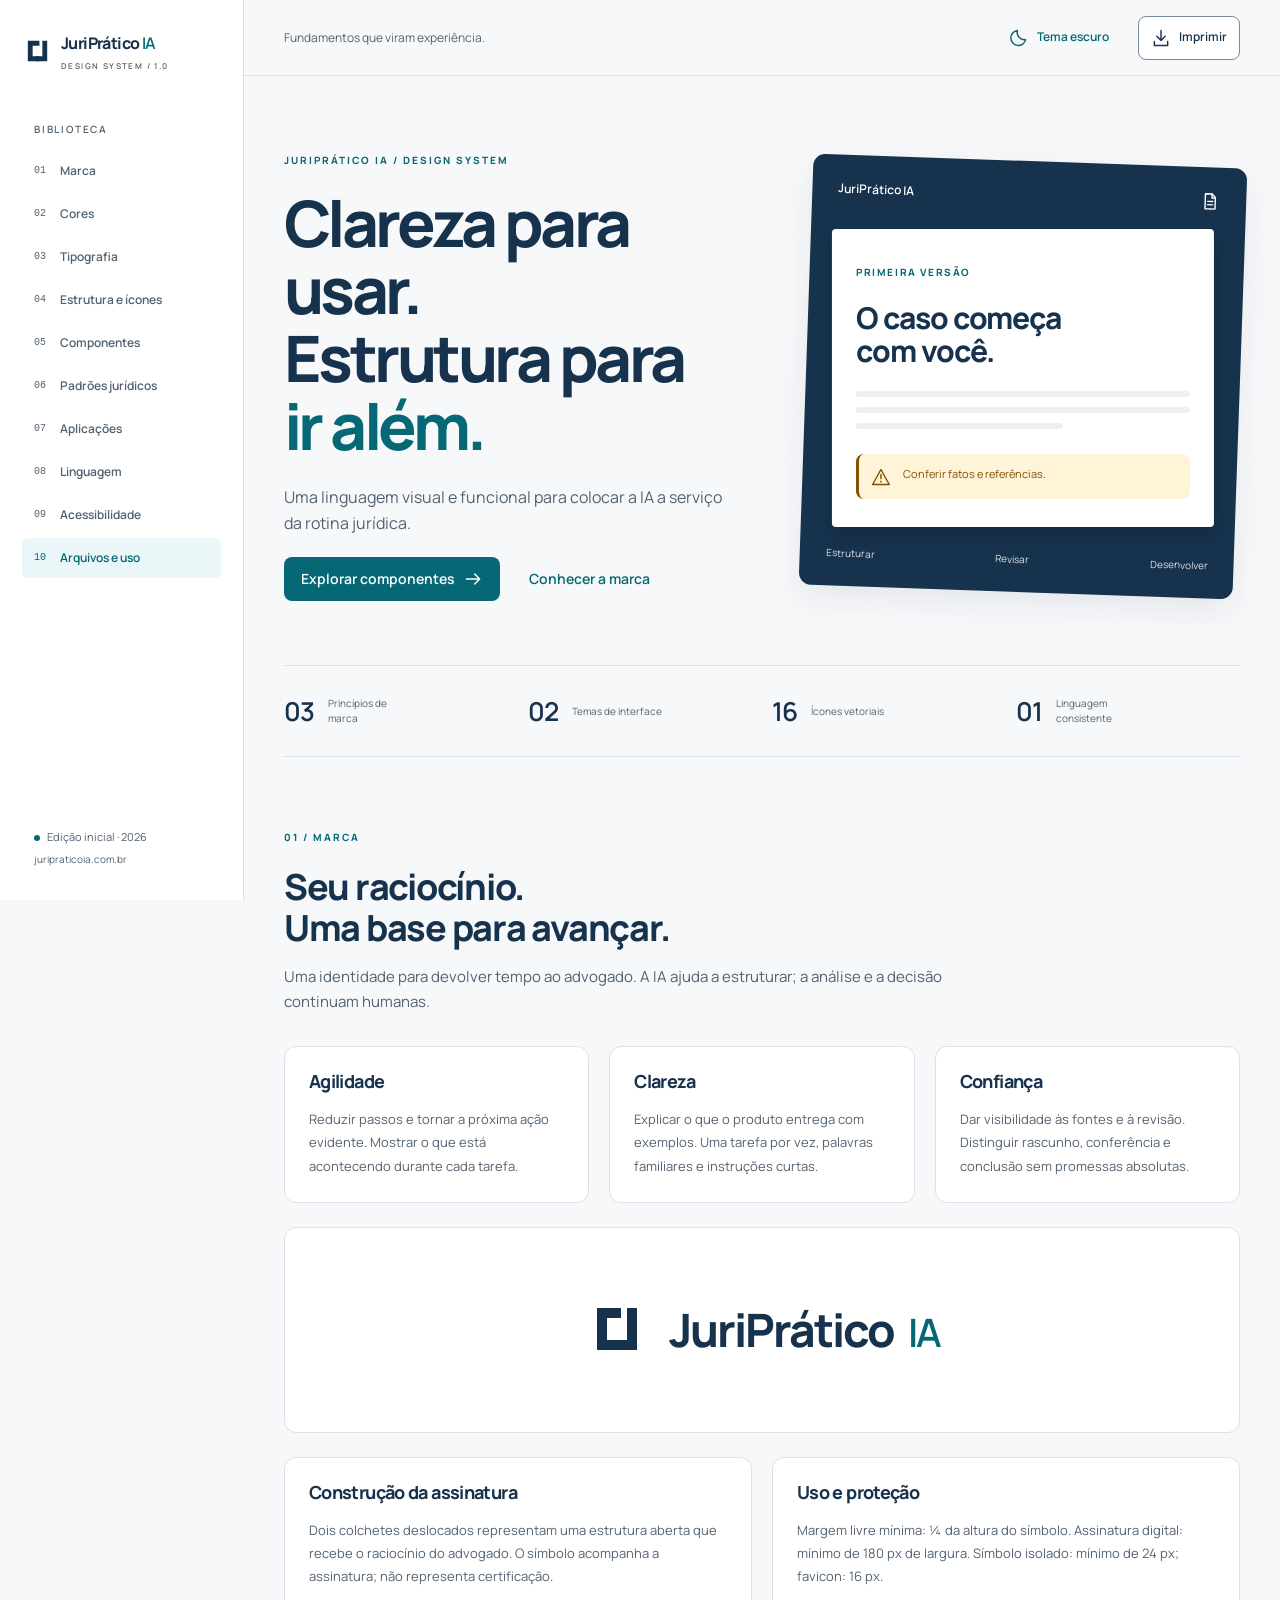
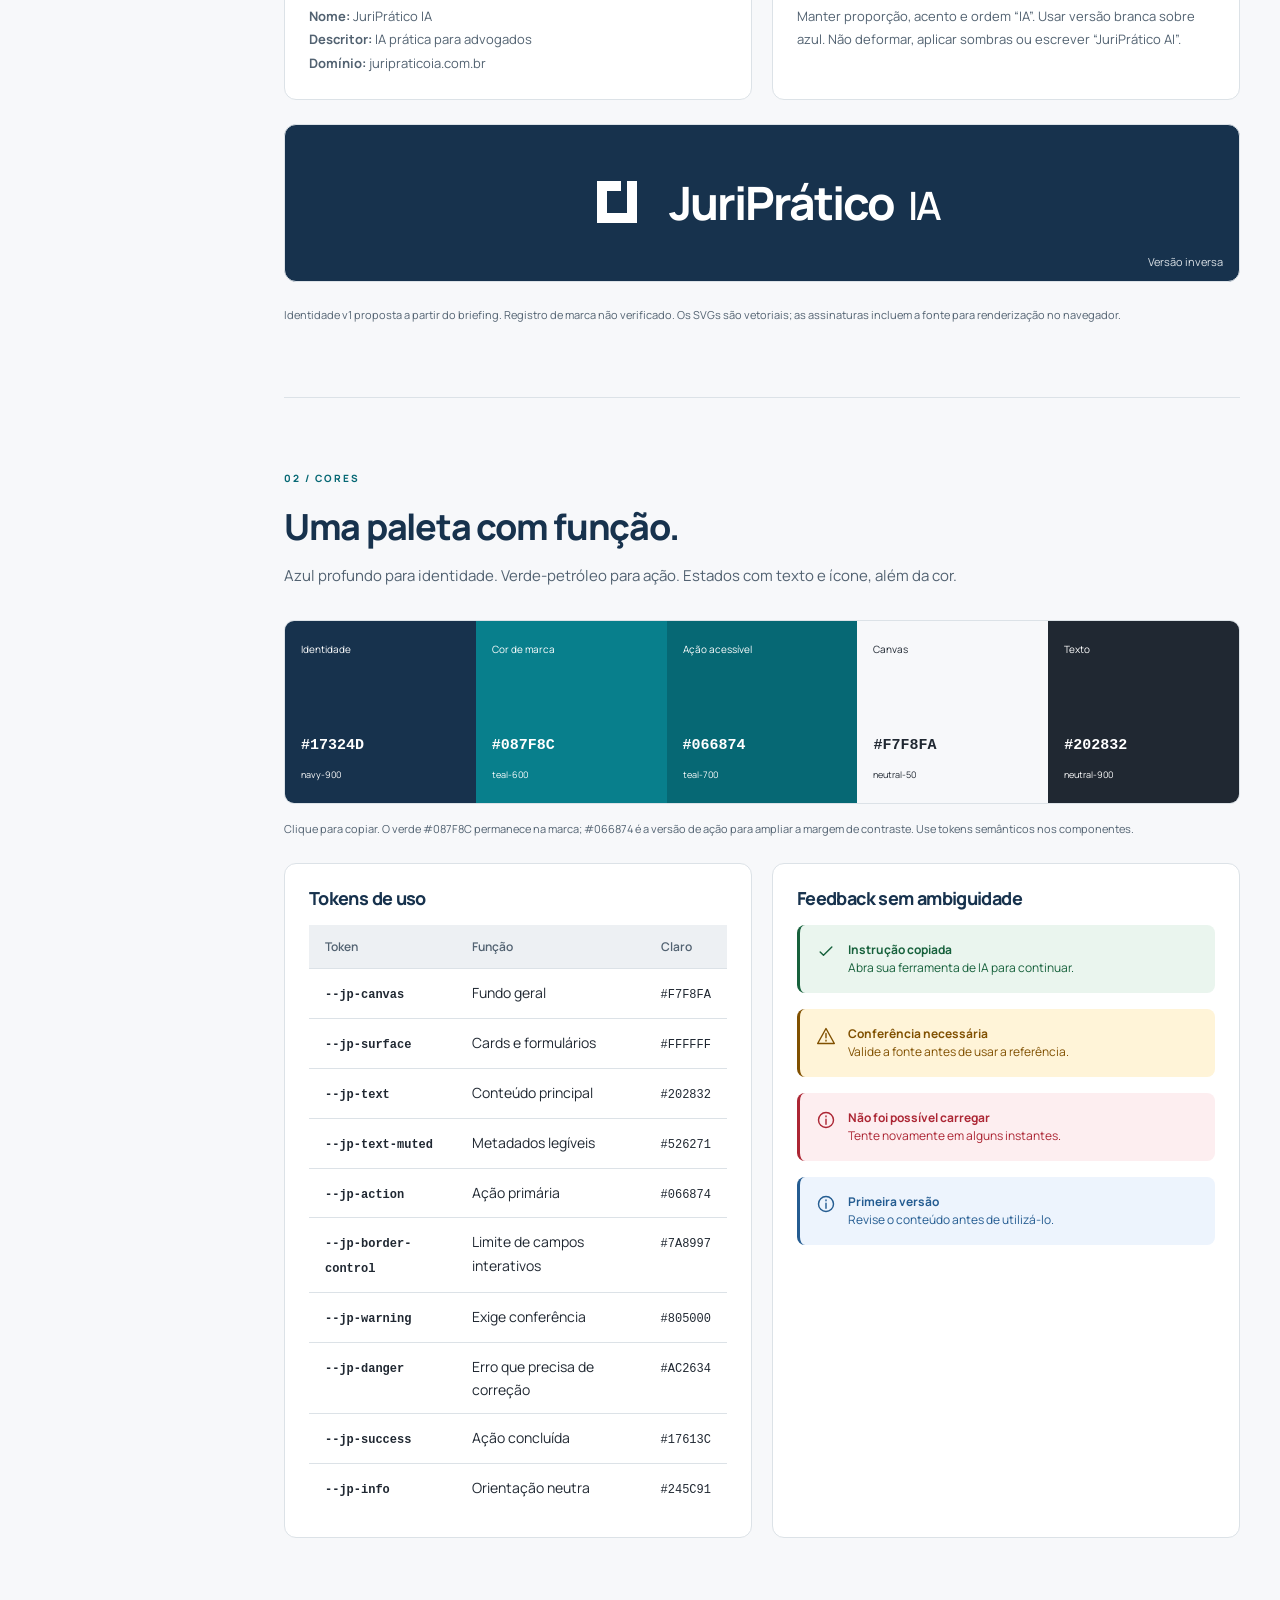
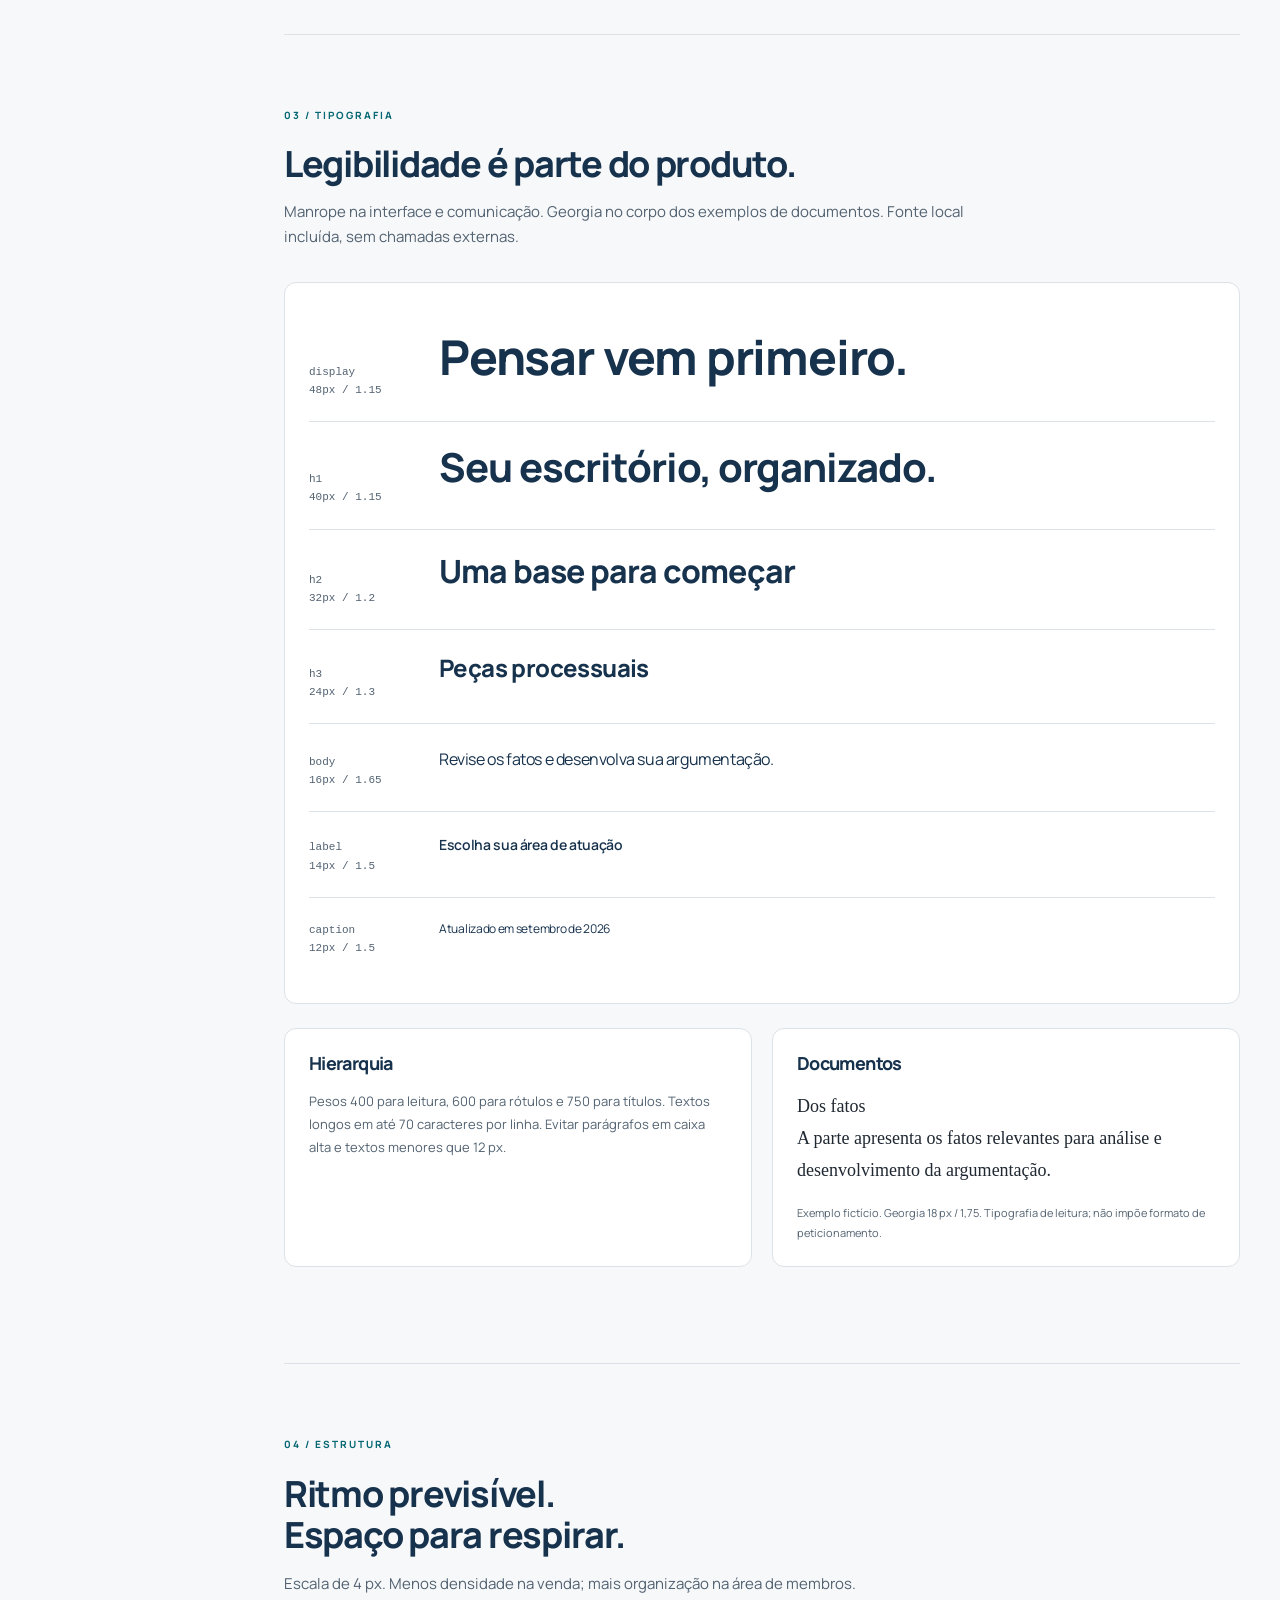
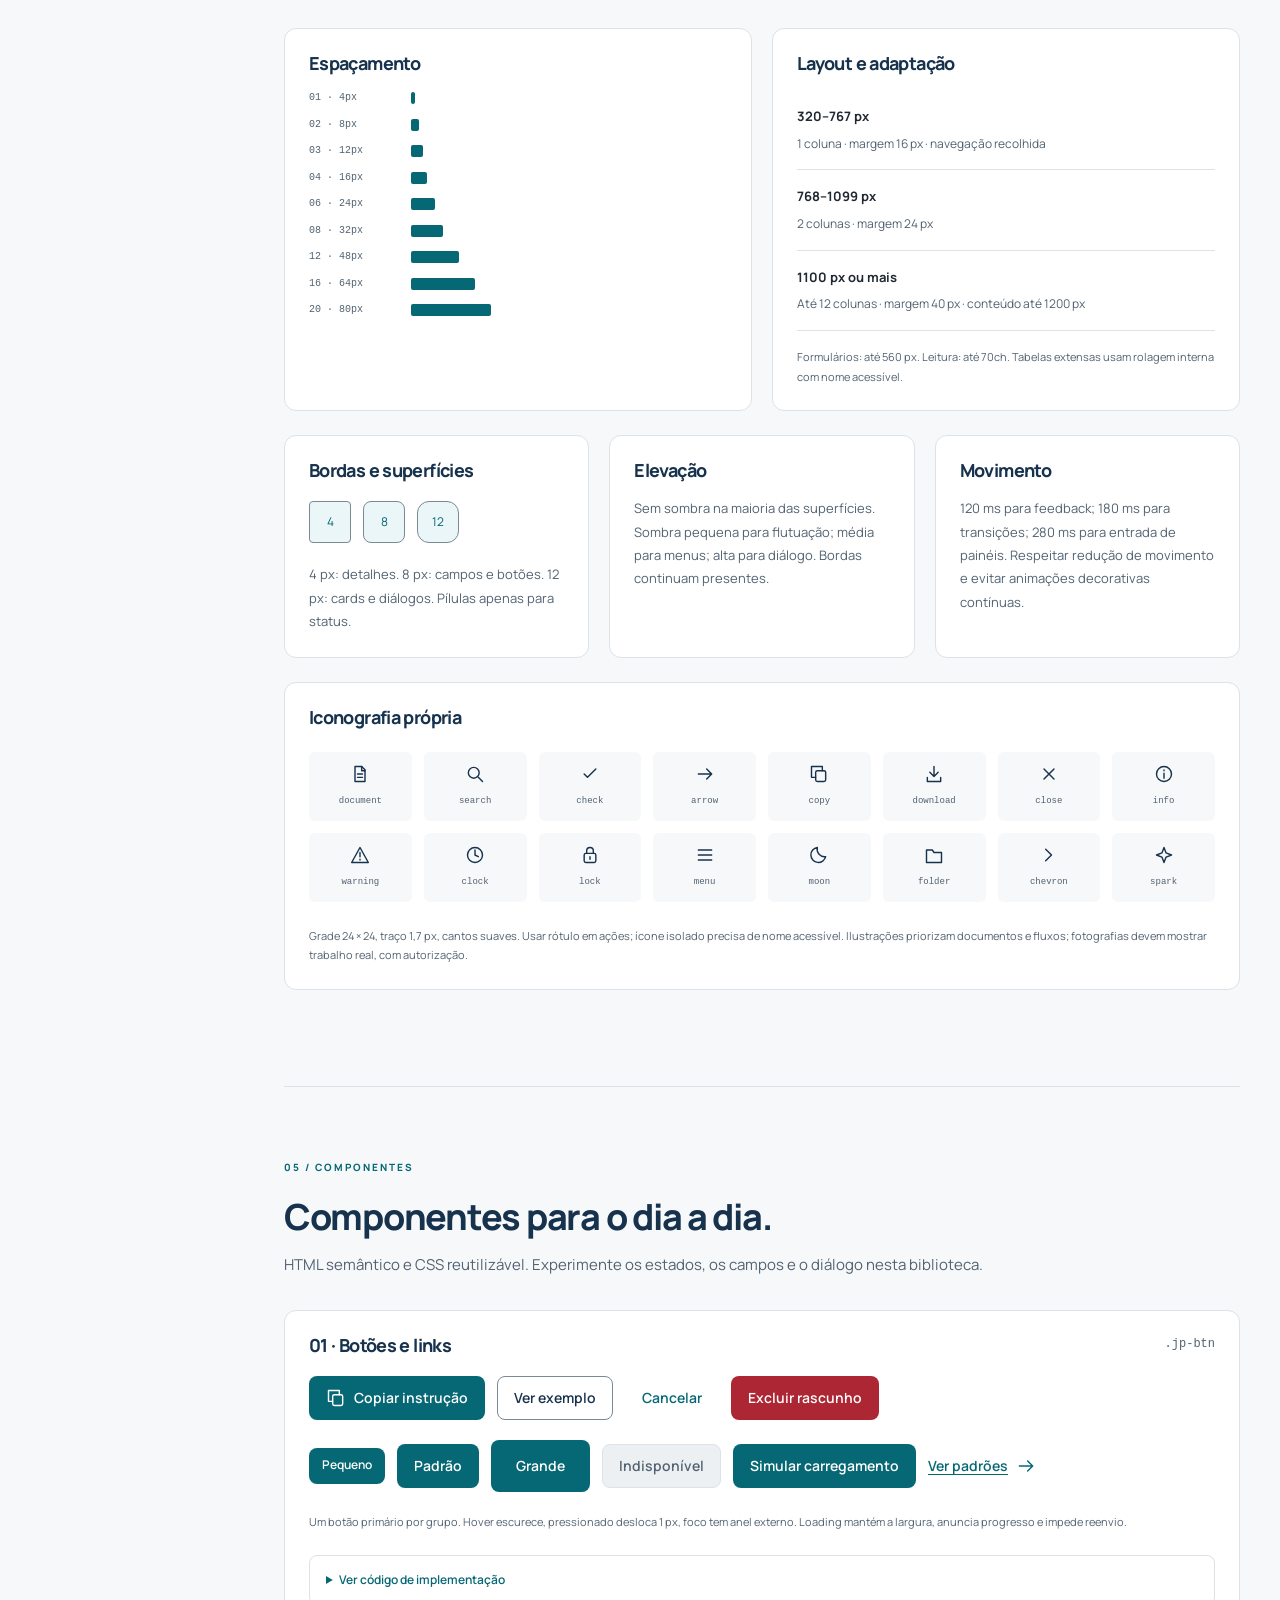
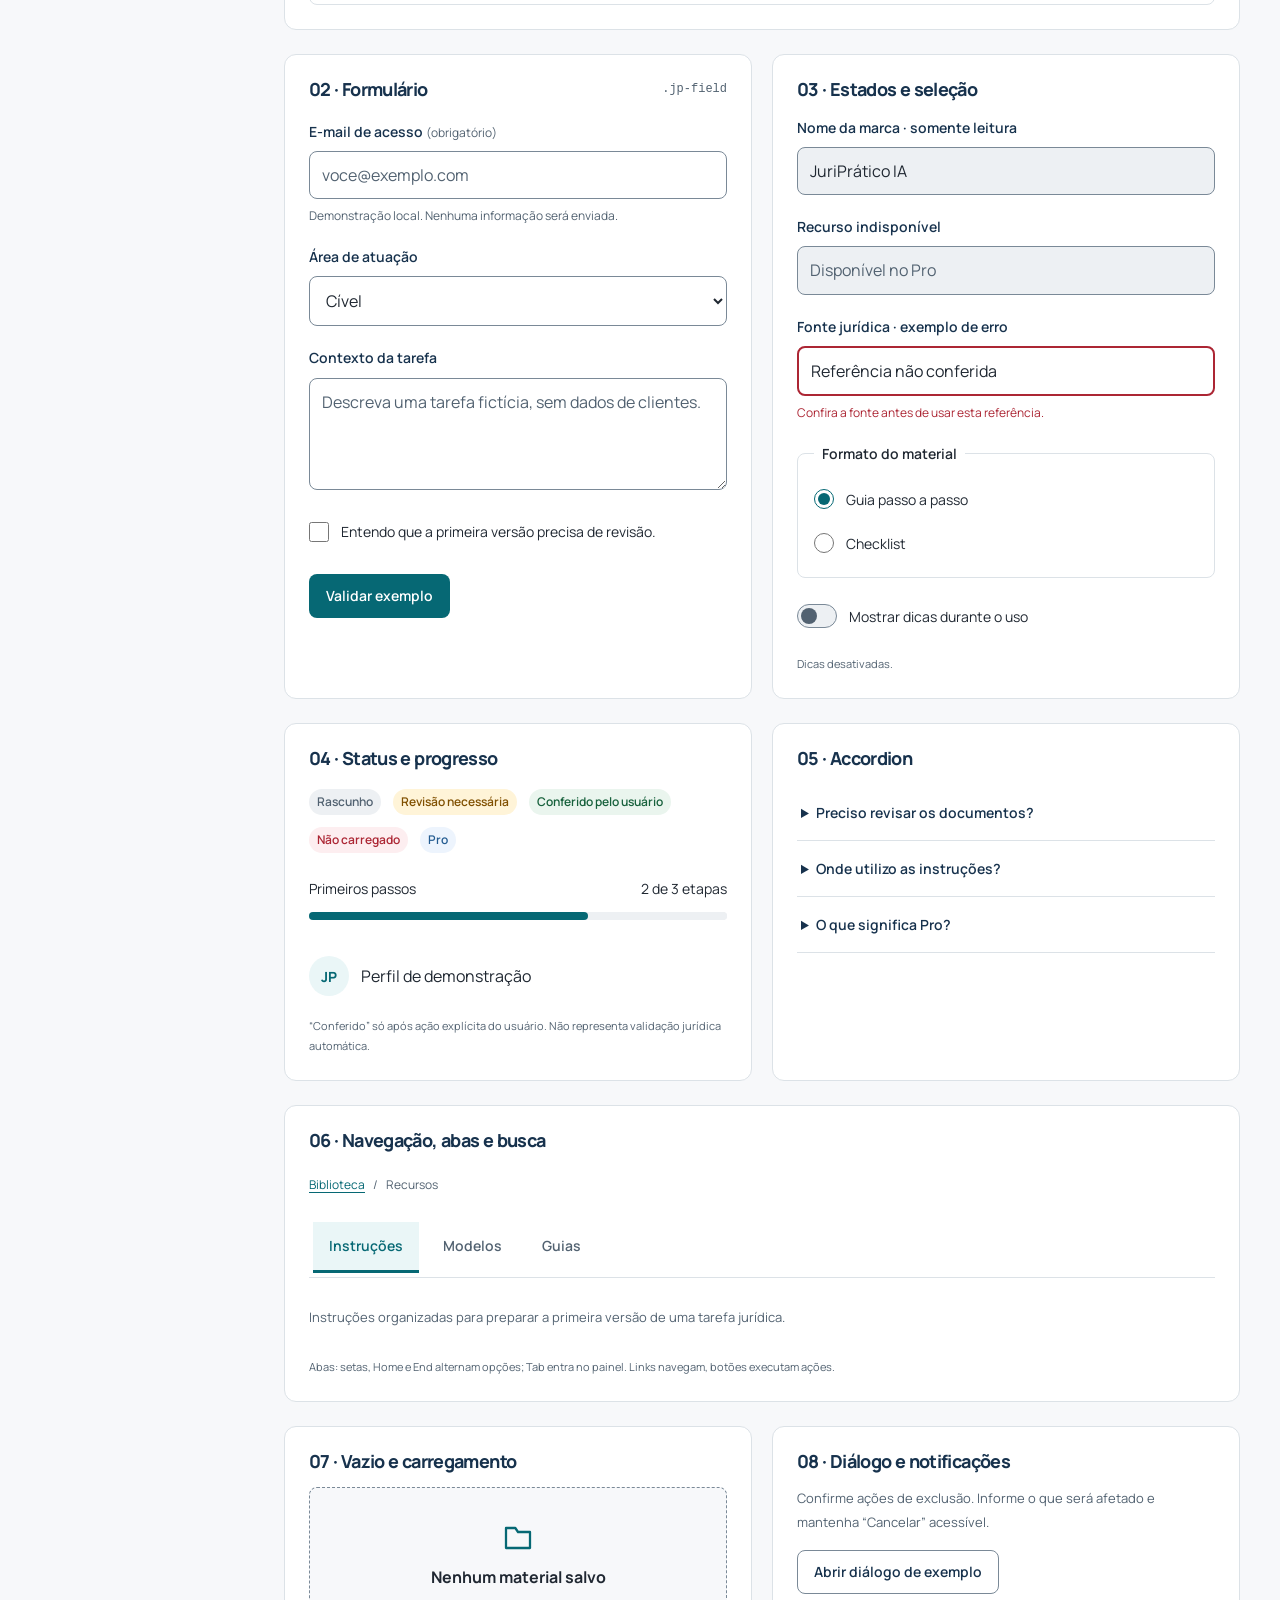
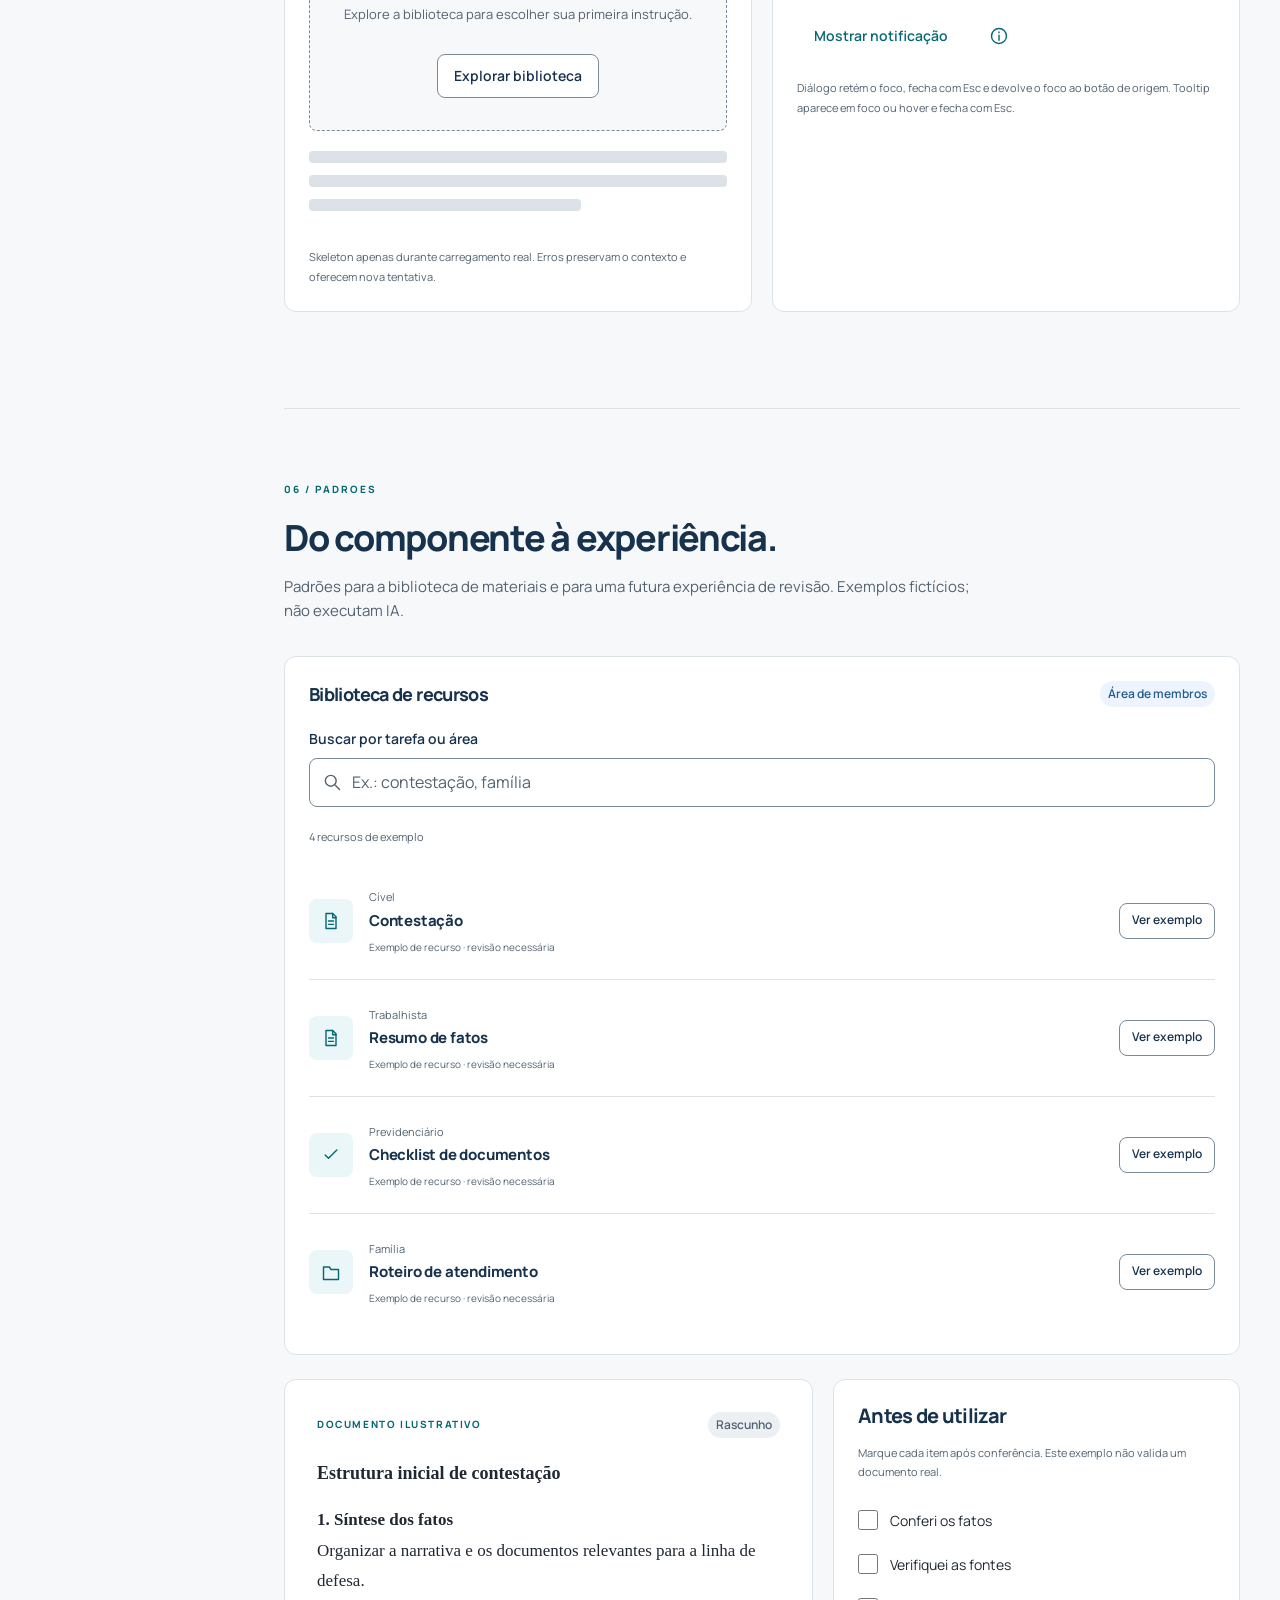
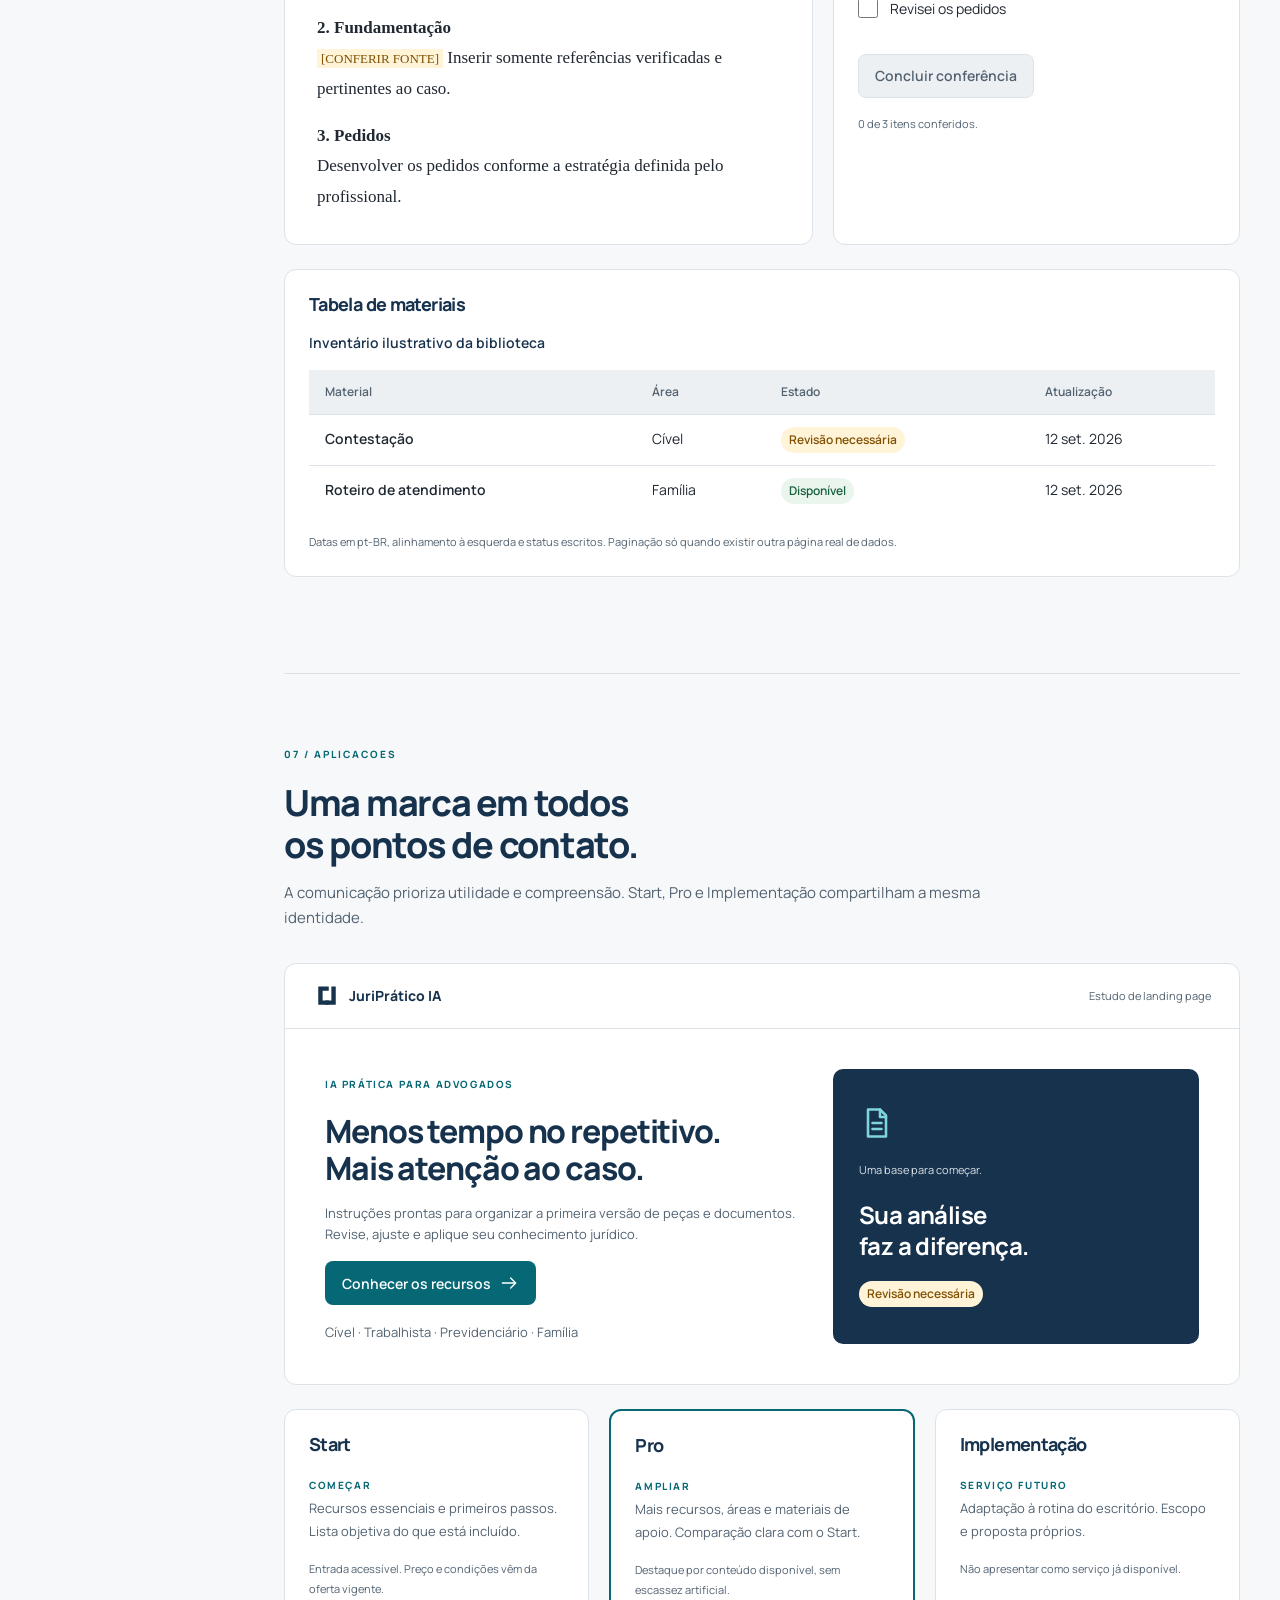
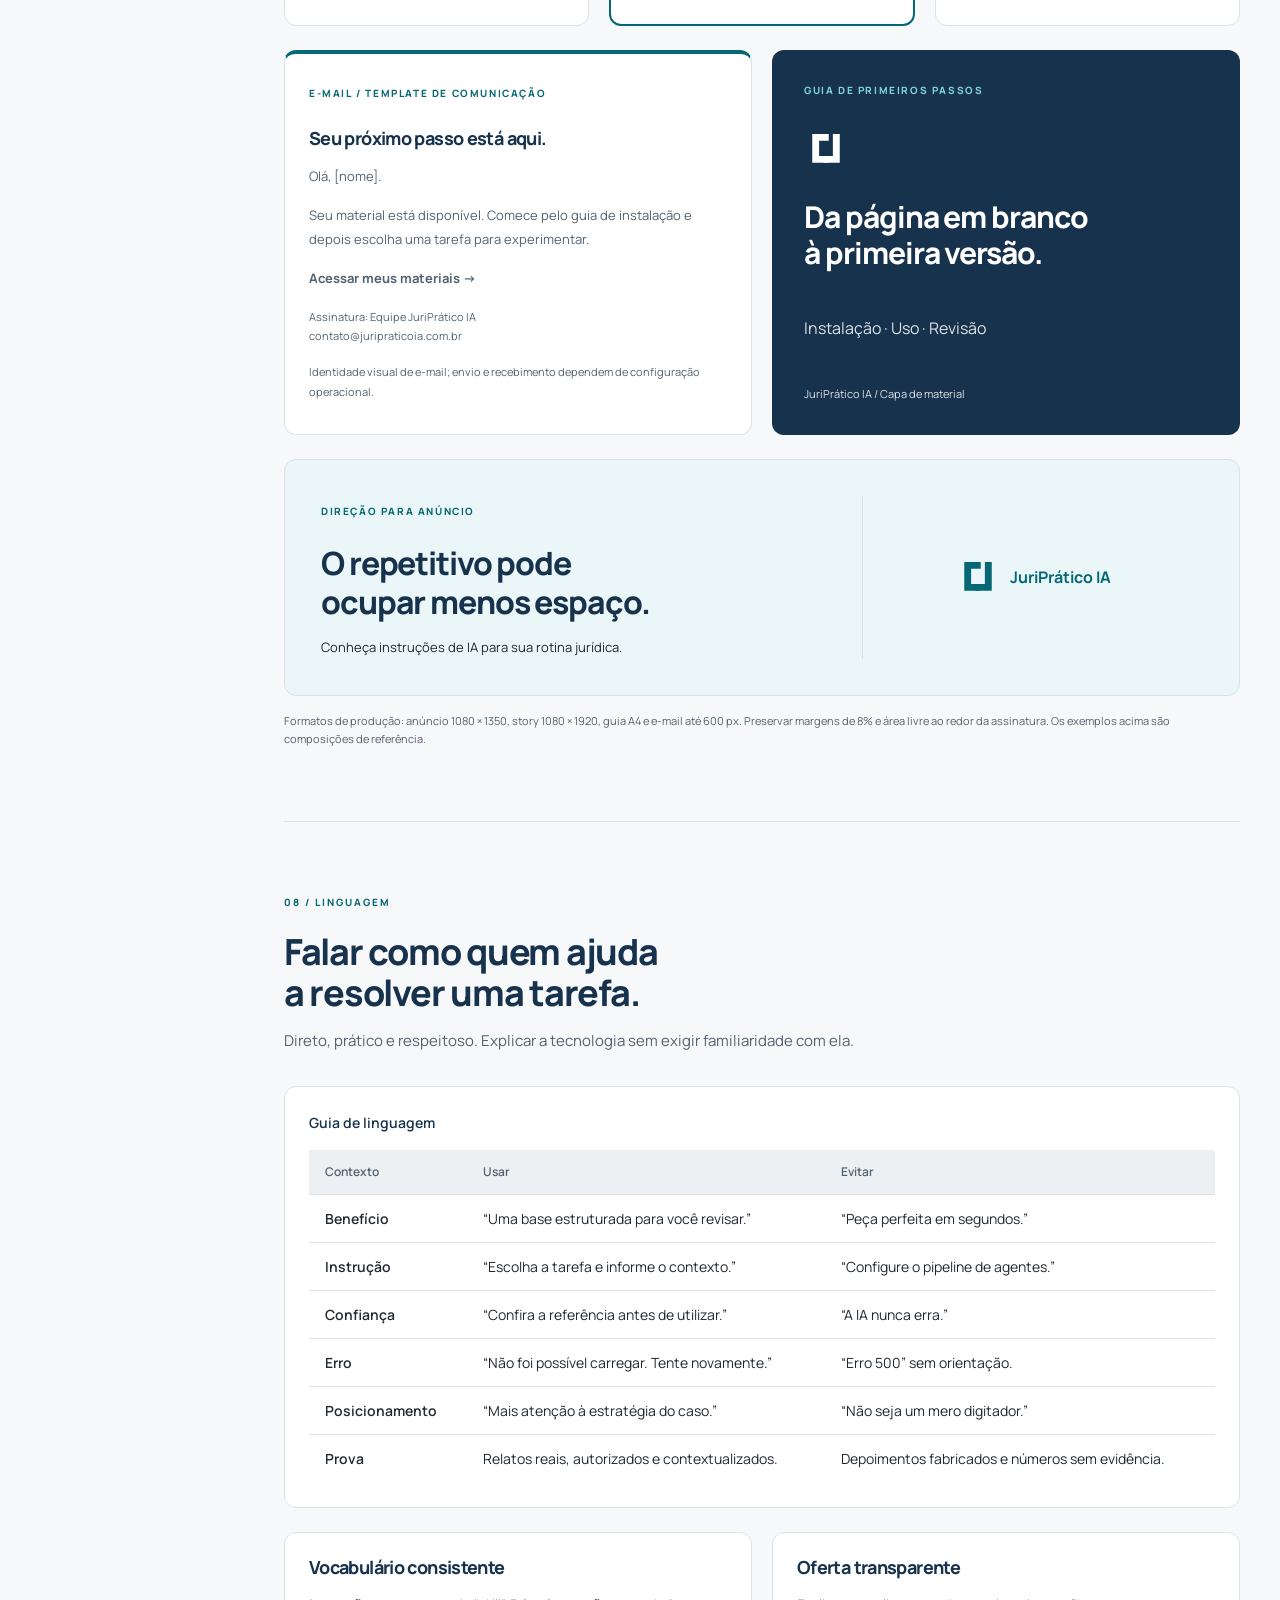
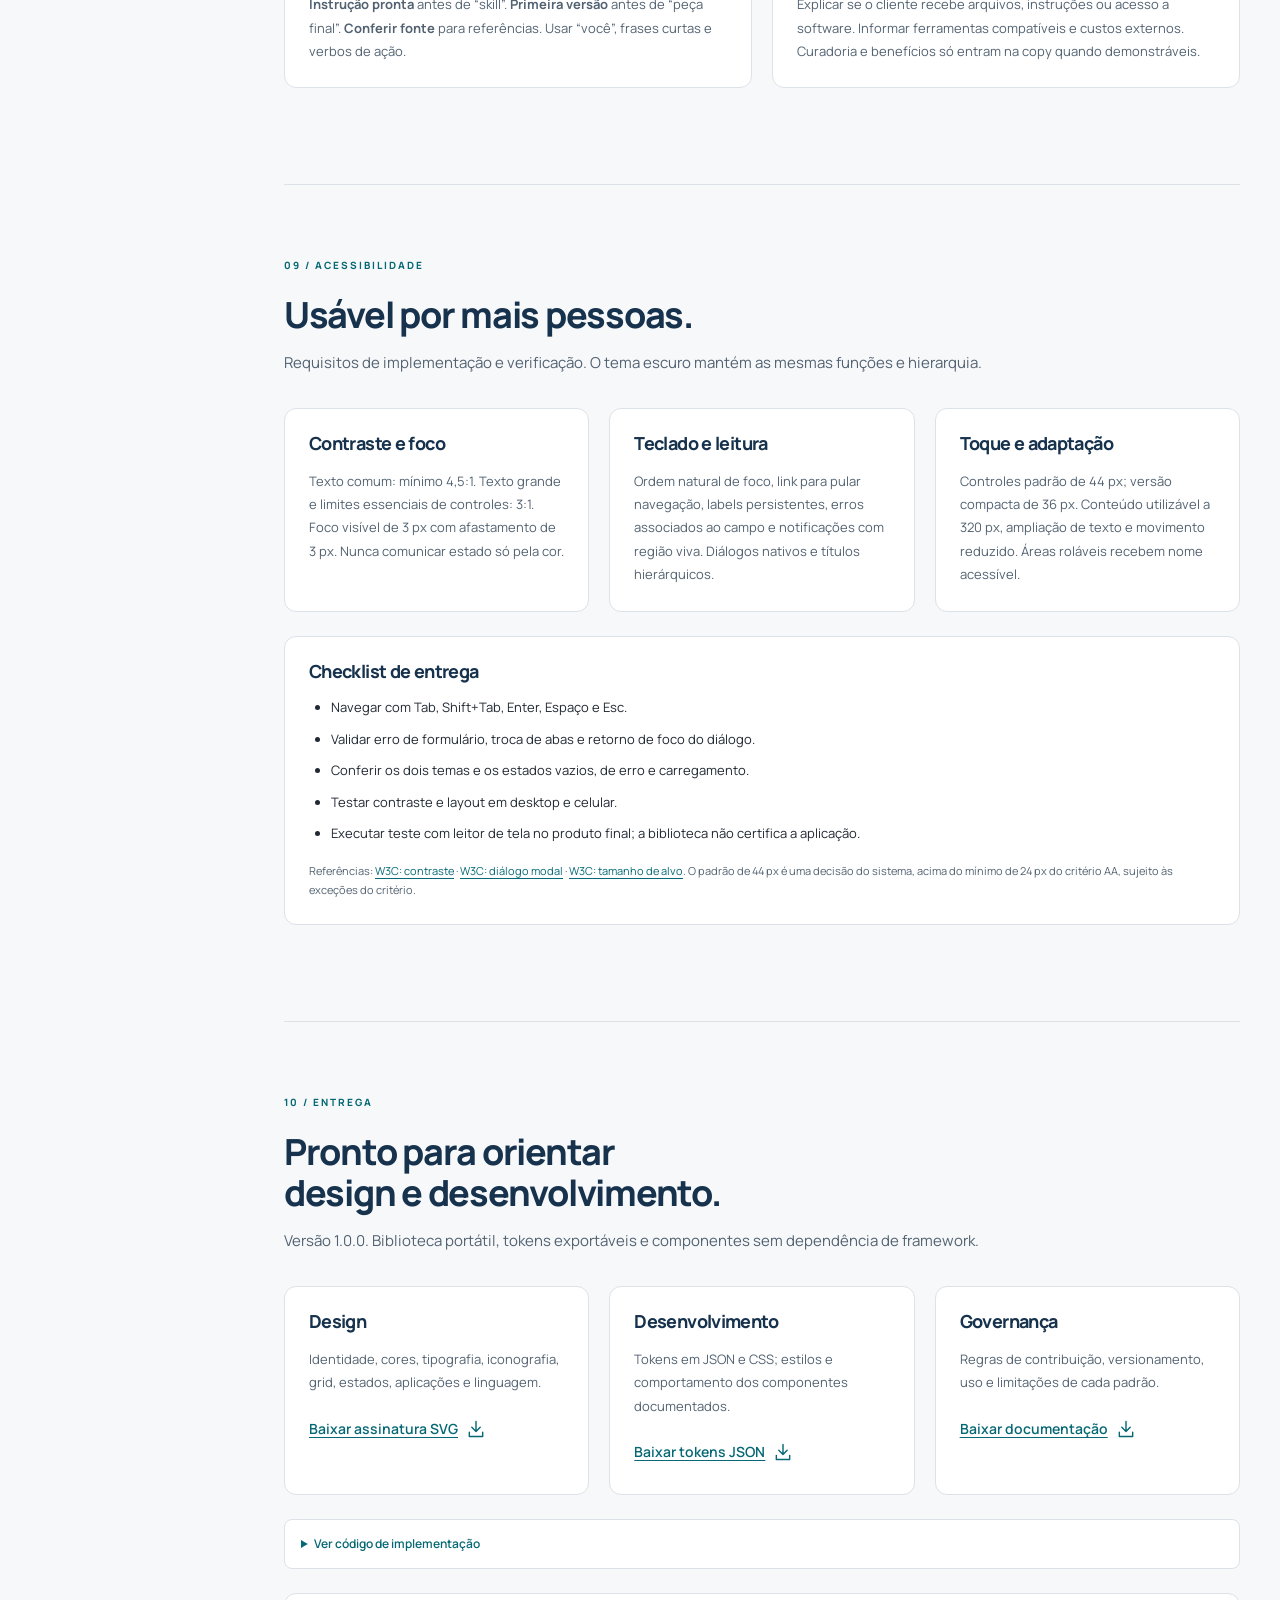
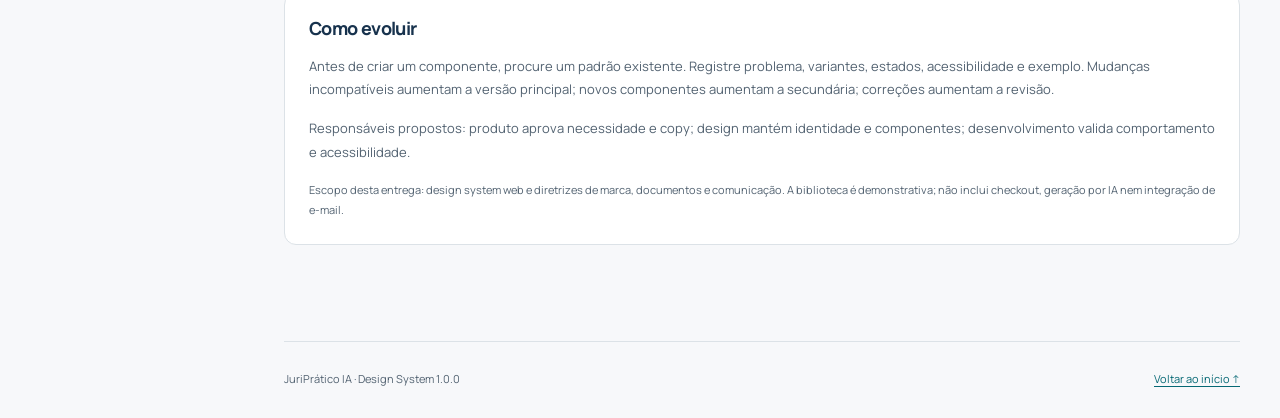
<file: .claude/skills/juripratico-design-system/assets/library.html>
<!doctype html><html lang="pt-BR"><head><meta charset="UTF-8"><meta name="viewport" content="width=device-width, initial-scale=1"><meta name="color-scheme" content="light dark"><meta name="description" content="Design system JuriPrático IA: identidade, tokens, componentes e padrões para IA prática na advocacia."><title>JuriPrático IA — Design System</title><link rel="icon" href="[data-uri]"><style>@font-face{font-family:Manrope;src:url([data-uri]) format('truetype');font-weight:200 800;font-style:normal;font-display:swap}/* JuriPrático IA 1.0.0 — generated from scripts/build_design_system.py */
:root {
  --jp-navy-950: #102438;
  --jp-navy-900: #17324D;
  --jp-navy-800: #244760;
  --jp-teal-800: #065661;
  --jp-teal-700: #066874;
  --jp-teal-600: #087F8C;
  --jp-teal-300: #80D5DC;
  --jp-teal-50: #EAF6F7;
  --jp-neutral-0: #FFFFFF;
  --jp-neutral-50: #F7F8FA;
  --jp-neutral-100: #EDF0F3;
  --jp-neutral-200: #DCE2E7;
  --jp-neutral-400: #7A8997;
  --jp-neutral-600: #526271;
  --jp-neutral-900: #202832;
  --jp-green-800: #17613C;
  --jp-green-50: #EAF5EE;
  --jp-amber-800: #805000;
  --jp-amber-50: #FFF4D8;
  --jp-red-800: #AC2634;
  --jp-red-50: #FDEEF0;
  --jp-blue-800: #245C91;
  --jp-blue-50: #EDF4FD;
  --jp-canvas: var(--jp-neutral-50);
  --jp-surface: var(--jp-neutral-0);
  --jp-surface-subtle: var(--jp-neutral-100);
  --jp-text: var(--jp-neutral-900);
  --jp-text-muted: var(--jp-neutral-600);
  --jp-heading: var(--jp-navy-900);
  --jp-border: var(--jp-neutral-200);
  --jp-border-control: var(--jp-neutral-400);
  --jp-action: var(--jp-teal-700);
  --jp-action-hover: var(--jp-teal-800);
  --jp-on-action: var(--jp-neutral-0);
  --jp-accent: var(--jp-teal-700);
  --jp-accent-soft: var(--jp-teal-50);
  --jp-focus: var(--jp-teal-700);
  --jp-success: var(--jp-green-800);
  --jp-success-soft: var(--jp-green-50);
  --jp-warning: var(--jp-amber-800);
  --jp-warning-soft: var(--jp-amber-50);
  --jp-danger: var(--jp-red-800);
  --jp-danger-soft: var(--jp-red-50);
  --jp-info: var(--jp-blue-800);
  --jp-info-soft: var(--jp-blue-50);
  --jp-space-0: 0px;
  --jp-space-1: 4px;
  --jp-space-2: 8px;
  --jp-space-3: 12px;
  --jp-space-4: 16px;
  --jp-space-5: 20px;
  --jp-space-6: 24px;
  --jp-space-8: 32px;
  --jp-space-10: 40px;
  --jp-space-12: 48px;
  --jp-space-16: 64px;
  --jp-space-20: 80px;
  --jp-radius-sm: 4px;
  --jp-radius-md: 8px;
  --jp-radius-lg: 12px;
  --jp-radius-pill: 999px;
  --jp-control-sm: 36px;
  --jp-control-md: 44px;
  --jp-control-lg: 52px;
  --jp-container: 1200px;
  --jp-sidebar: 244px;
  --jp-font-body: 'Manrope', Arial, sans-serif;
  --jp-font-document: Georgia, 'Times New Roman', serif;
  --jp-font-code: ui-monospace, SFMono-Regular, Consolas, monospace;
  --jp-text-xs: 0.75rem;
  --jp-text-sm: 0.875rem;
  --jp-text-md: 1rem;
  --jp-text-lg: 1.125rem;
  --jp-text-xl: 1.5rem;
  --jp-text-2xl: 2rem;
  --jp-text-3xl: 2.5rem;
  --jp-text-display: clamp(2.5rem, 5vw, 4.5rem);
  --jp-leading-body: 1.65;
  --jp-leading-heading: 1.15;
  --jp-weight-regular: 400;
  --jp-weight-medium: 600;
  --jp-weight-bold: 750;
  --jp-duration-fast: 120ms;
  --jp-duration-normal: 180ms;
  --jp-duration-slow: 280ms;
  --jp-ease: cubic-bezier(.2, 0, 0, 1);
  --jp-shadow-sm: 0 2px 6px #1024380A;
  --jp-shadow-md: 0 12px 32px #10243814;
  --jp-shadow-lg: 0 24px 64px #10243829;
  --jp-z-header: 20;
  --jp-z-menu: 30;
  --jp-z-dialog: 50;
  --jp-z-toast: 60;
}
[data-theme="dark"] {
  --jp-canvas: #101B27;
  --jp-surface: #172736;
  --jp-surface-subtle: #203446;
  --jp-text: #EEF3F7;
  --jp-text-muted: #B2C2CF;
  --jp-heading: #FFFFFF;
  --jp-border: #354C60;
  --jp-border-control: #7C92A6;
  --jp-action: #80D5DC;
  --jp-action-hover: #A0E3E8;
  --jp-on-action: #102438;
  --jp-accent: #80D5DC;
  --jp-accent-soft: #183C43;
  --jp-focus: #80D5DC;
  --jp-success: #94DFB5;
  --jp-success-soft: #173A2B;
  --jp-warning: #F1CE82;
  --jp-warning-soft: #3E331F;
  --jp-danger: #FFAEB6;
  --jp-danger-soft: #442630;
  --jp-info: #A6CFF8;
  --jp-info-soft: #1B354E;
}
/* JuriPrático IA 1.0.0 — reusable components. Load tokens.css first. */

*,*::before,*::after{box-sizing:border-box}
[hidden]{display:none!important}
body{margin:0;background:var(--jp-canvas);color:var(--jp-text);font-family:var(--jp-font-body);font-size:var(--jp-text-md);line-height:var(--jp-leading-body)}
button,input,select,textarea{font:inherit}
a{color:var(--jp-accent);text-underline-offset:3px}
button,a,input,select,textarea,summary{-webkit-tap-highlight-color:transparent}
:focus-visible{outline:3px solid var(--jp-focus);outline-offset:3px}
h1,h2,h3,h4{color:var(--jp-heading);line-height:var(--jp-leading-heading);font-weight:var(--jp-weight-bold);margin:0 0 var(--jp-space-4);letter-spacing:-.035em}
h1{font-size:var(--jp-text-3xl)}h2{font-size:var(--jp-text-2xl)}h3{font-size:var(--jp-text-xl)}h4{font-size:var(--jp-text-lg)}
p{margin:0 0 var(--jp-space-4)}p:last-child{margin-bottom:0}
code,pre{font-family:var(--jp-font-code);font-size:var(--jp-text-xs)}
.sr-only{position:absolute;width:1px;height:1px;overflow:hidden;clip-path:inset(50%);white-space:nowrap}
.jp-icon{width:20px;height:20px;flex:none;vertical-align:middle}
.jp-btn{display:inline-flex;align-items:center;justify-content:center;gap:var(--jp-space-2);min-height:var(--jp-control-md);max-width:100%;padding:var(--jp-space-2) var(--jp-space-4);border:1px solid transparent;border-radius:var(--jp-radius-md);background:var(--jp-surface-subtle);color:var(--jp-text);font-size:var(--jp-text-sm);font-weight:var(--jp-weight-medium);line-height:1.4;cursor:pointer;text-decoration:none;transition:background var(--jp-duration-fast) var(--jp-ease),transform var(--jp-duration-fast) var(--jp-ease)}
.jp-btn:hover{background:var(--jp-border)}.jp-btn:active:not(:disabled){transform:translateY(1px)}
.jp-btn--primary{background:var(--jp-action);color:var(--jp-on-action)}.jp-btn--primary:hover{background:var(--jp-action-hover)}
.jp-btn--secondary{background:var(--jp-surface);border-color:var(--jp-border-control);color:var(--jp-heading)}.jp-btn--secondary:hover{background:var(--jp-surface-subtle)}
.jp-btn--ghost{background:transparent;color:var(--jp-accent)}.jp-btn--ghost:hover{background:var(--jp-accent-soft)}
.jp-btn--danger{background:var(--jp-danger);color:var(--jp-surface)}.jp-btn--danger:hover{filter:brightness(.9);background:var(--jp-danger)}
.jp-btn--sm{min-height:var(--jp-control-sm);padding:var(--jp-space-2) var(--jp-space-3);font-size:var(--jp-text-xs)}.jp-btn--lg{min-height:var(--jp-control-lg);padding:var(--jp-space-3) var(--jp-space-6)}.jp-btn--icon{width:var(--jp-control-md);padding:var(--jp-space-2)}
.jp-btn:disabled{cursor:not-allowed;color:var(--jp-text-muted);background:var(--jp-surface-subtle);border-color:var(--jp-border);filter:none;transform:none}
.jp-btn[aria-busy=true]{cursor:wait;min-width:210px;opacity:1}.jp-btn[aria-busy=true]::before{content:'';width:16px;height:16px;border:2px solid currentColor;border-right-color:transparent;border-radius:var(--jp-radius-pill);animation:jp-spin .7s linear infinite}
.jp-link{display:inline-flex;align-items:center;gap:var(--jp-space-2);font-size:var(--jp-text-sm);font-weight:600;min-height:36px}
.jp-card{background:var(--jp-surface);border:1px solid var(--jp-border);border-radius:var(--jp-radius-lg);padding:var(--jp-space-6);min-width:0}.jp-card>h3{font-size:var(--jp-text-lg)}
.jp-field{display:flex;flex-direction:column;gap:var(--jp-space-2);margin-bottom:var(--jp-space-5)}
.jp-field label{font-size:var(--jp-text-sm);font-weight:600;color:var(--jp-heading)}.jp-field label span,.jp-field small{font-weight:400;color:var(--jp-text-muted);font-size:var(--jp-text-xs);line-height:1.5}
.jp-input{display:block;width:100%;min-width:0;min-height:var(--jp-control-md);padding:var(--jp-space-3);border:1px solid var(--jp-border-control);border-radius:var(--jp-radius-md);background:var(--jp-surface);color:var(--jp-text);font-size:var(--jp-text-md);line-height:1.4}
.jp-input::placeholder{color:var(--jp-text-muted);opacity:1}.jp-input:hover:not(:disabled){border-color:var(--jp-accent)}.jp-input:focus{border-color:var(--jp-focus)}
textarea.jp-input{resize:vertical;min-height:112px}.jp-input:disabled{background:var(--jp-surface-subtle);color:var(--jp-text-muted);cursor:not-allowed}.jp-input[readonly]{background:var(--jp-surface-subtle)}
.jp-input[aria-invalid=true]{border:2px solid var(--jp-danger)}.jp-field .jp-error,.jp-error{color:var(--jp-danger)}
.jp-choice{display:flex;align-items:center;gap:var(--jp-space-3);min-height:44px;padding:var(--jp-space-2) 0;font-size:var(--jp-text-sm);cursor:pointer;line-height:1.5}.jp-choice input{width:20px;height:20px;flex:none;margin:0;accent-color:var(--jp-action)}
fieldset{border:1px solid var(--jp-border);border-radius:var(--jp-radius-md);padding:var(--jp-space-3) var(--jp-space-4);margin:0 0 var(--jp-space-4)}legend{font-size:var(--jp-text-sm);font-weight:600;padding:0 var(--jp-space-2)}
.jp-choice input[role=switch]{appearance:none;width:40px;height:24px;border-radius:var(--jp-radius-pill);border:1px solid var(--jp-border-control);background:var(--jp-surface-subtle);position:relative;transition:background var(--jp-duration-fast)}
.jp-choice input[role=switch]::after{content:'';width:16px;height:16px;border-radius:50%;background:var(--jp-text-muted);position:absolute;top:3px;left:3px;transition:transform var(--jp-duration-fast)}
.jp-choice input[role=switch]:checked{background:var(--jp-action);border-color:var(--jp-action)}.jp-choice input[role=switch]:checked::after{transform:translateX(16px);background:var(--jp-on-action)}
.jp-badge{display:inline-flex;align-items:center;gap:var(--jp-space-1);padding:var(--jp-space-1) var(--jp-space-2);border-radius:var(--jp-radius-pill);font-size:var(--jp-text-xs);font-weight:600;line-height:1.5;background:var(--jp-surface-subtle);color:var(--jp-text-muted)}
.jp-badge--success{background:var(--jp-success-soft);color:var(--jp-success)}.jp-badge--warning{background:var(--jp-warning-soft);color:var(--jp-warning)}.jp-badge--danger{background:var(--jp-danger-soft);color:var(--jp-danger)}.jp-badge--info{background:var(--jp-info-soft);color:var(--jp-info)}
.jp-alert{display:flex;align-items:flex-start;gap:var(--jp-space-3);padding:var(--jp-space-4);border-radius:var(--jp-radius-md);font-size:var(--jp-text-sm);line-height:1.5;border-left:3px solid currentColor}.jp-alert .jp-icon{margin-top:1px}
.jp-alert--success{color:var(--jp-success);background:var(--jp-success-soft)}.jp-alert--warning{color:var(--jp-warning);background:var(--jp-warning-soft)}.jp-alert--danger{color:var(--jp-danger);background:var(--jp-danger-soft)}.jp-alert--info{color:var(--jp-info);background:var(--jp-info-soft)}
.jp-accordion{border-bottom:1px solid var(--jp-border)}.jp-accordion summary{padding:var(--jp-space-4) var(--jp-space-1);cursor:pointer;font-weight:600;font-size:var(--jp-text-sm);color:var(--jp-heading)}.jp-accordion p{padding:0 var(--jp-space-1) var(--jp-space-4);font-size:var(--jp-text-sm)}
.jp-tabs{display:flex;gap:var(--jp-space-2);border-bottom:1px solid var(--jp-border);margin:var(--jp-space-4) 0;overflow-x:auto;padding:4px}
.jp-tabs [role=tab]{border:0;border-bottom:3px solid transparent;background:transparent;color:var(--jp-text-muted);padding:var(--jp-space-3) var(--jp-space-4);font-weight:600;font-size:var(--jp-text-sm);cursor:pointer;min-height:44px}
.jp-tabs [role=tab][aria-selected=true]{color:var(--jp-accent);border-bottom-color:var(--jp-accent);background:var(--jp-accent-soft)}[role=tabpanel]{padding:var(--jp-space-3) 0}
.jp-breadcrumb{display:flex;gap:var(--jp-space-2);align-items:center;flex-wrap:wrap;font-size:var(--jp-text-xs);color:var(--jp-text-muted)}.jp-breadcrumb a{display:inline-flex;align-items:center;min-height:36px}
.table-wrap{overflow-x:auto;max-width:100%}table{border-collapse:collapse;width:100%;font-size:var(--jp-text-sm);text-align:left}caption{text-align:left;padding-bottom:var(--jp-space-4);font-weight:600;color:var(--jp-heading)}th,td{padding:var(--jp-space-3) var(--jp-space-4);border-bottom:1px solid var(--jp-border);vertical-align:top}thead th{font-weight:600;background:var(--jp-surface-subtle);color:var(--jp-text-muted);font-size:var(--jp-text-xs)}tbody th{font-weight:600}tbody tr:last-child>*{border-bottom:0}
.jp-empty{display:flex;align-items:center;flex-direction:column;gap:var(--jp-space-3);padding:var(--jp-space-8);text-align:center;background:var(--jp-canvas);border:1px dashed var(--jp-border-control);border-radius:var(--jp-radius-md)}.jp-empty .jp-icon{width:32px;height:32px;color:var(--jp-accent)}.jp-empty p{font-size:var(--jp-text-sm);color:var(--jp-text-muted)}
.jp-skeleton{display:grid;gap:var(--jp-space-3);padding:var(--jp-space-5) 0}.jp-skeleton span{display:block;height:12px;border-radius:var(--jp-radius-sm);background:var(--jp-border)}.jp-skeleton span:last-child{width:65%}
.progress-label{display:flex;justify-content:space-between;gap:var(--jp-space-3);font-size:var(--jp-text-sm);margin-top:var(--jp-space-6)}progress{appearance:none;width:100%;height:8px;border:none;border-radius:var(--jp-radius-pill);margin:var(--jp-space-3) 0;background:var(--jp-surface-subtle)}progress::-webkit-progress-bar{background:var(--jp-surface-subtle);border-radius:999px}progress::-webkit-progress-value{background:var(--jp-action);border-radius:999px}progress::-moz-progress-bar{background:var(--jp-action)}
.jp-avatar{width:40px;height:40px;border-radius:var(--jp-radius-pill);display:inline-flex;align-items:center;justify-content:center;background:var(--jp-accent-soft);color:var(--jp-accent);font-size:var(--jp-text-sm);font-weight:750}
.jp-dialog{width:min(520px,calc(100% - 32px));max-height:85vh;overflow:auto;padding:var(--jp-space-8);background:var(--jp-surface);color:var(--jp-text);border:1px solid var(--jp-border);border-radius:var(--jp-radius-lg);box-shadow:var(--jp-shadow-lg)}.jp-dialog::backdrop{background:#081726AA}.jp-dialog h2{font-size:var(--jp-text-xl)}
.jp-toast{position:fixed;bottom:24px;right:24px;max-width:min(440px,calc(100vw - 32px));background:var(--jp-heading);color:var(--jp-surface);border-radius:var(--jp-radius-md);padding:var(--jp-space-4) var(--jp-space-5);box-shadow:var(--jp-shadow-md);font-size:var(--jp-text-sm);z-index:var(--jp-z-toast);visibility:hidden;opacity:0;transform:translateY(8px);transition:opacity var(--jp-duration-normal),transform var(--jp-duration-normal)}.jp-toast.is-visible{visibility:visible;opacity:1;transform:none}
.tooltip-wrap{position:relative;display:inline-flex}.tooltip-wrap [role=tooltip]{position:absolute;bottom:calc(100% + 8px);right:0;width:220px;padding:var(--jp-space-2) var(--jp-space-3);background:var(--jp-heading);color:var(--jp-surface);border-radius:var(--jp-radius-sm);font-size:var(--jp-text-xs);visibility:hidden;opacity:0;z-index:var(--jp-z-menu);pointer-events:none}.tooltip-wrap:hover [role=tooltip],.tooltip-wrap:focus-within [role=tooltip]{visibility:visible;opacity:1;pointer-events:auto}.tooltip-wrap[data-dismissed] [role=tooltip]{visibility:hidden;opacity:0}
@keyframes jp-spin{to{transform:rotate(360deg)}}
@media(prefers-reduced-motion:reduce){*,*::before,*::after{animation:none!important;transition:none!important;scroll-behavior:auto!important}}
/* Documentation shell, intentionally separate from reusable product components. */
html{scroll-behavior:smooth;scroll-padding-top:90px}.skip-link{position:fixed;left:260px;top:-100px;z-index:80;background:var(--jp-surface);padding:12px 20px}.skip-link:focus{top:12px}
.ds-sidebar{position:fixed;left:0;top:0;bottom:0;width:var(--jp-sidebar);background:var(--jp-surface);border-right:1px solid var(--jp-border);padding:30px 22px;z-index:var(--jp-z-menu);display:flex;flex-direction:column;overflow-y:auto}.ds-signature{display:flex;align-items:center;gap:8px;color:var(--jp-heading);text-decoration:none;font-weight:750;letter-spacing:-.6px;white-space:nowrap}.ds-signature svg{width:31px;height:31px;flex:none}.ds-signature b{color:var(--jp-accent);font-weight:600}.ds-signature small{display:block;font-size:8px;font-weight:600;letter-spacing:1.4px;color:var(--jp-text-muted);margin-top:3px}.nav-label{font-size:10px;letter-spacing:1.8px;color:var(--jp-text-muted);margin:48px 12px 14px;font-weight:600}.ds-sidebar nav{display:grid;gap:3px}.ds-sidebar nav a{display:flex;align-items:center;gap:14px;color:var(--jp-text-muted);text-decoration:none;padding:10px 12px;border-radius:6px;font-size:12px;font-weight:600;min-height:40px}.ds-sidebar nav a span{font-family:var(--jp-font-code);font-size:10px;font-weight:400}.ds-sidebar nav a:hover,.ds-sidebar nav a[aria-current]{background:var(--jp-accent-soft);color:var(--jp-accent)}.sidebar-bottom{margin-top:auto;padding:36px 12px 0;font-size:11px;color:var(--jp-text-muted);line-height:2}.status-dot{display:inline-block;width:6px;height:6px;border-radius:50%;background:var(--jp-accent);margin-right:5px}.sidebar-bottom .note{font-size:10px}
.ds-main{margin-left:var(--jp-sidebar)}.ds-topbar{height:76px;background:var(--jp-canvas);border-bottom:1px solid var(--jp-border);position:sticky;top:0;z-index:var(--jp-z-header);display:flex;align-items:center;justify-content:space-between;gap:16px;padding:0 40px}.topbar-label{font-size:12px;color:var(--jp-text-muted)}.topbar-actions{display:flex;gap:12px}.topbar-actions .jp-btn{font-size:12px}.mobile-menu{display:none}main{padding:0 40px;max-width:1440px;margin:auto}.ds-hero{display:grid;grid-template-columns:1.1fr 1fr;gap:44px;align-items:center;padding:76px 0 64px}.eyebrow{font-size:10px;letter-spacing:2px;font-weight:750;color:var(--jp-accent);text-transform:uppercase;margin-bottom:20px}.ds-hero h1{font-size:var(--jp-text-display);line-height:1.06;letter-spacing:-.055em;margin-bottom:24px}.ds-hero h1 em{font-style:normal;color:var(--jp-accent)}.ds-hero p{max-width:450px;color:var(--jp-text-muted);font-size:16px}.demo-row{display:flex;align-items:center;gap:12px;flex-wrap:wrap;margin:20px 0}.demo-row:last-child{margin-bottom:0}.hero-object{background:var(--jp-navy-900);padding:24px 26px;border-radius:12px;color:white;box-shadow:var(--jp-shadow-md);transform:rotate(2deg)}.hero-object-top{display:flex;justify-content:space-between;align-items:center;font-size:12px;font-weight:600;margin-bottom:24px}.hero-sheet{background:#fff;padding:28px 24px;color:#202832;transform:rotate(-2deg);border-radius:4px;box-shadow:0 8px 16px #0002}.hero-sheet h2{color:#17324D;font-size:30px;line-height:1.1;margin:18px 0 24px}.hero-sheet .tag{color:#066874}.sheet-line{height:6px;background:#EDF0F3;margin-bottom:10px;border-radius:3px}.sheet-line.short{width:62%;margin-bottom:25px}.hero-sheet .jp-alert{color:#805000;background:#FFF4D8;font-size:11px;padding:12px}.hero-object-footer{display:flex;justify-content:space-between;gap:6px;margin-top:24px;font-size:10px;color:#DCE2E7}.overview-strip{display:grid;grid-template-columns:repeat(4,1fr);border-top:1px solid var(--jp-border);border-bottom:1px solid var(--jp-border);padding:24px 0;gap:20px}.overview-strip>div{display:flex;align-items:center;gap:14px}.overview-strip strong{font-size:26px;color:var(--jp-heading);font-weight:600;letter-spacing:-1px}.overview-strip span{font-size:10px;color:var(--jp-text-muted);line-height:1.5;max-width:90px}.ds-section{padding:72px 0;border-bottom:1px solid var(--jp-border)}.ds-section>h2{font-size:36px;max-width:800px}.section-lead{font-size:15px;color:var(--jp-text-muted);max-width:710px;margin-bottom:32px}.grid2,.grid3{display:grid;gap:20px;margin:24px 0}.grid2{grid-template-columns:1fr 1fr}.grid3{grid-template-columns:repeat(3,1fr)}.jp-card p{font-size:13px;color:var(--jp-text-muted);line-height:1.8}.jp-card .jp-alert{font-size:12px}.ds-section>.jp-card{margin:24px 0}.note{font-size:11px;color:var(--jp-text-muted);line-height:1.7;margin-top:16px}.jp-card .note{font-size:11px}.tag{font-size:10px;letter-spacing:1.6px;text-transform:uppercase;color:var(--jp-accent);font-weight:750}.micro{font-size:11px;color:var(--jp-text-muted)}.stack{display:grid;gap:16px}.component-title{display:flex;align-items:center;justify-content:space-between;gap:12px;flex-wrap:wrap;margin-bottom:20px}.component-title h3{margin:0;font-size:18px}.component-title code{color:var(--jp-text-muted)}
.brand-stage,.brand-inverse{display:flex;align-items:center;justify-content:center;gap:20px;padding:64px 24px;border:1px solid var(--jp-border);border-radius:12px;margin:24px 0;background:var(--jp-surface);color:var(--jp-heading)}.brand-stage>svg,.brand-inverse>svg{width:64px;height:64px;flex:none}.wordmark{font-size:46px;font-weight:750;letter-spacing:-2px;white-space:nowrap}.wordmark b{font-weight:600;color:var(--jp-accent);font-size:.85em;margin-left:7px}.brand-inverse{background:#17324D;color:white;position:relative;padding:40px 24px}.brand-inverse .wordmark b{color:white}.brand-inverse .micro{position:absolute;bottom:10px;right:16px;color:#DCE2E7}.swatches{display:grid;grid-template-columns:repeat(5,1fr);overflow:hidden;border-radius:10px;border:1px solid var(--jp-border)}.swatch{background:var(--swatch);color:var(--swatch-fg);border:0;padding:20px 16px;min-height:182px;text-align:left;cursor:pointer;display:flex;flex-direction:column;gap:10px;position:relative}.swatch:hover::after{content:'';position:absolute;inset:5px;border:1px solid currentColor;border-radius:4px;pointer-events:none}.swatch:focus-visible{outline:3px solid currentColor;outline-offset:-5px}.swatch span{font-size:10px}.swatch strong{font-size:15px;font-weight:600;margin-top:auto;font-family:var(--jp-font-code)}.swatch small{font-size:9px}.type-row{display:grid;grid-template-columns:110px 1fr;gap:20px;padding:22px 0;border-bottom:1px solid var(--jp-border);align-items:baseline}.type-row:last-child{border:0}.type-row code{color:var(--jp-text-muted);font-size:11px}.type-row>div{color:var(--jp-heading);letter-spacing:-.025em;overflow-wrap:anywhere}.document-type{font-family:var(--jp-font-document);font-size:18px;line-height:1.75;letter-spacing:0}.jp-card .document-type{font-size:18px;color:var(--jp-text)}.space-row{display:flex;gap:20px;align-items:center;margin:10px 0}.space-row code{width:82px;color:var(--jp-text-muted);font-size:10px}.space-row span{display:block;height:12px;background:var(--jp-accent);border-radius:2px}.spec-row{display:grid;gap:6px;padding:16px 0;border-bottom:1px solid var(--jp-border);font-size:13px}.spec-row span{font-size:12px;color:var(--jp-text-muted)}.radius-examples{display:flex;gap:12px;margin:20px 0}.radius-examples span{display:grid;place-items:center;width:42px;height:42px;background:var(--jp-accent-soft);color:var(--jp-accent);border:1px solid var(--jp-border-control);font-size:12px}.icon-grid{display:grid;grid-template-columns:repeat(8,1fr);gap:12px;margin:24px 0}.icon-grid>div{display:flex;flex-direction:column;align-items:center;gap:10px;padding:12px 4px;background:var(--jp-canvas);border-radius:6px;color:var(--jp-heading)}.icon-grid code{font-size:9px;color:var(--jp-text-muted)}.code{margin-top:24px;border:1px solid var(--jp-border);border-radius:8px;background:var(--jp-surface)}.code summary{padding:14px 16px;font-size:12px;font-weight:600;color:var(--jp-accent);cursor:pointer}.code pre{white-space:pre-wrap;overflow-wrap:anywhere;background:var(--jp-canvas);margin:0;padding:20px;line-height:1.7}
.search-wrap{position:relative}.search-wrap>.jp-icon{position:absolute;left:13px;top:14px;color:var(--jp-text-muted)}.search-wrap input{padding-left:42px}.resource{display:flex;align-items:center;gap:16px;padding:20px 0;border-bottom:1px solid var(--jp-border)}.resource:last-child{border:0}.resource-icon{background:var(--jp-accent-soft);color:var(--jp-accent);width:44px;height:44px;display:grid;place-items:center;border-radius:8px;flex:none}.resource h4{font-size:15px;letter-spacing:-.2px;margin:3px 0}.resource>.jp-btn{margin-left:auto;flex:none}.resource .note{font-size:10px}.review-layout{display:grid;grid-template-columns:1.3fr 1fr;gap:20px;margin:24px 0}.document-demo{padding:32px}.document-demo .document-type p{font-size:17px;color:var(--jp-text);line-height:1.8}.document-demo mark{background:var(--jp-warning-soft);color:var(--jp-warning);padding:2px 4px;font-size:13px}.review-layout aside h3{font-size:20px}.review-layout aside .jp-btn{margin-top:24px}.landing-preview{border:1px solid var(--jp-border);border-radius:12px;background:var(--jp-surface);overflow:hidden}.preview-top{display:flex;justify-content:space-between;align-items:center;padding:18px 28px;border-bottom:1px solid var(--jp-border);gap:16px}.mini-brand{display:flex;align-items:center;gap:8px;font-weight:750;font-size:14px;color:var(--jp-heading)}.mini-brand svg{width:28px;height:28px}.landing-body{display:grid;grid-template-columns:1.3fr 1fr;gap:32px;padding:40px}.landing-body h3{font-size:32px;line-height:1.15;margin-top:18px}.landing-body p{font-size:13px;color:var(--jp-text-muted)}.landing-art{background:var(--jp-navy-900);color:#fff;border-radius:10px;padding:26px;display:flex;flex-direction:column;align-items:flex-start;justify-content:center;gap:20px}.landing-art>.jp-icon{width:36px;height:36px;color:#80D5DC}.landing-art>span{font-size:11px;color:#DCE2E7}.landing-art>strong{font-size:24px;line-height:1.3;letter-spacing:-.6px}.featured{border:2px solid var(--jp-accent)}.email-preview{border-top:4px solid var(--jp-accent)}.email-preview>h3{margin-top:24px}.cover-preview{border-radius:12px;background:var(--jp-navy-900);padding:32px;color:#fff;display:flex;flex-direction:column;align-items:flex-start;gap:28px;justify-content:space-between}.cover-preview .tag{color:#80D5DC}.cover-preview h3{color:white;font-size:30px;line-height:1.2}.cover-preview p,.cover-preview .micro{color:#DCE2E7}.social-preview{margin-top:24px;display:grid;grid-template-columns:1.5fr 1fr;gap:30px;padding:36px;border-radius:12px;background:var(--jp-accent-soft);border:1px solid var(--jp-border)}.social-preview h3{font-size:32px;line-height:1.2;margin-top:22px}.social-preview p{font-size:13px}.social-signature{display:flex;align-items:center;justify-content:center;gap:10px;color:var(--jp-accent);border-left:1px solid var(--jp-border)}.social-signature strong{font-size:16px}.plain-list{font-size:13px;padding-left:22px}.plain-list li{margin:10px 0}.ds-footer{display:flex;justify-content:space-between;gap:20px;padding:28px 0 40px;font-size:11px;color:var(--jp-text-muted)}
@media(min-width:1600px){main{padding:0 64px}.ds-hero{gap:80px;padding-top:96px}}
@media(max-width:1199px){.ds-sidebar{width:218px;padding:28px 14px}.ds-main{margin-left:218px}main{padding:0 28px}.ds-topbar{padding:0 28px}.ds-hero{gap:25px}.ds-hero h1{font-size:48px}.grid3{grid-template-columns:repeat(2,1fr)}.grid3>:last-child:nth-child(3){grid-column:1/-1}.wordmark{font-size:40px}.swatch{padding:16px 10px}.swatch strong{font-size:13px}.hero-sheet{padding:24px 18px}.icon-grid{grid-template-columns:repeat(4,1fr)}}
@media(max-width:959px){.ds-sidebar{visibility:hidden;transform:translateX(-100%);transition:transform var(--jp-duration-normal);width:244px;top:76px}.ds-sidebar.is-open{visibility:visible;transform:none;box-shadow:var(--jp-shadow-lg)}.ds-main{margin-left:0}.mobile-menu{display:inline-flex}.topbar-label{margin-right:auto;font-size:11px}.ds-topbar{padding:0 20px}.topbar-actions{gap:4px}main{padding:0 24px}.skip-link{left:16px}.ds-hero h1{font-size:54px}}
@media(max-width:767px){.ds-topbar{height:64px;padding:0 12px}.ds-sidebar{top:64px}.topbar-label{display:none}.topbar-actions{margin-left:auto}.topbar-actions .jp-btn{font-size:11px;padding:8px}.ds-hero{grid-template-columns:1fr;padding:46px 0 38px;gap:34px}.ds-hero h1{font-size:48px}.ds-hero p{font-size:15px}.hero-object{max-width:390px;width:calc(100% - 12px);margin:0 auto}.overview-strip{grid-template-columns:1fr 1fr;gap:16px}.overview-strip strong{font-size:24px}.ds-section{padding:48px 0}.ds-section>h2{font-size:30px}.grid2,.grid3,.review-layout,.landing-body,.social-preview{grid-template-columns:1fr}.grid3>:last-child:nth-child(3){grid-column:auto}.jp-card{padding:20px}.swatches{grid-template-columns:repeat(2,1fr)}.swatches>.swatch:last-child{grid-column:1/-1;min-height:120px}.swatch{min-height:150px;padding:18px}.swatch strong{font-size:16px}.brand-stage,.brand-inverse{padding:36px 16px;gap:8px}.wordmark{font-size:28px;letter-spacing:-1px}.brand-stage>svg,.brand-inverse>svg{width:40px;height:40px}.type-row{grid-template-columns:1fr;gap:12px}.type-row>div{font-size:min(8vw,32px)!important}.resource{flex-wrap:wrap;gap:12px}.resource>.jp-btn{margin-left:56px}.resource>div:nth-child(2){flex:1;min-width:150px}.landing-body{padding:24px}.landing-body h3,.social-preview h3{font-size:29px}.preview-top{padding:16px}.preview-top>.micro{display:none}.social-signature{border-left:0;border-top:1px solid var(--jp-border);padding-top:24px;justify-content:flex-start}.icon-grid{gap:8px}.icon-grid code{font-size:8px}.ds-footer{flex-direction:column}.jp-dialog{padding:24px}.section-lead{font-size:14px}.component-title code{font-size:10px}.table-wrap table{min-width:500px}main{padding:0 16px}.brand-inverse .micro{font-size:9px}.jp-toast{bottom:16px;right:16px}}
@media print{@page{size:A4;margin:15mm}.ds-sidebar,.ds-topbar,.skip-link,.jp-toast,dialog,.code,.swatch::after{display:none!important}.ds-main{margin:0}main{padding:0;max-width:none}.ds-hero{padding:20px 0;grid-template-columns:1fr 1fr}.ds-hero h1{font-size:38px}.ds-section{padding:25px 0;break-before:page}.jp-card,.brand-stage,.brand-inverse,.swatches,.review-layout,.landing-preview,.social-preview{break-inside:avoid}.grid2{grid-template-columns:1fr 1fr}.grid3{grid-template-columns:repeat(3,1fr)}body{-webkit-print-color-adjust:exact;print-color-adjust:exact}.jp-btn{box-shadow:none}.jp-card{padding:18px}.ds-footer{padding-bottom:0}}
</style></head><body><a class="skip-link" href="#main">Pular para o conteúdo</a><aside class="ds-sidebar" id="sidebar" aria-label="Navegação do design system"><a class="ds-signature" href="#inicio"><svg xmlns="http://www.w3.org/2000/svg" viewBox="0 0 64 64" width="44" height="44" aria-hidden="true" style="color:currentColor"><path d="M12 10h24v10H22v22h14v10H12z" fill="currentColor"/><path d="M42 10h10v42H28V42h14z" fill="currentColor"/></svg><span>JuriPrático <b>IA</b><small>DESIGN SYSTEM / 1.0</small></span></a><div class="nav-label">BIBLIOTECA</div><nav><a href="#marca"><span>01</span>Marca</a><a href="#cores"><span>02</span>Cores</a><a href="#tipografia"><span>03</span>Tipografia</a><a href="#estrutura"><span>04</span>Estrutura e ícones</a><a href="#componentes"><span>05</span>Componentes</a><a href="#padroes"><span>06</span>Padrões jurídicos</a><a href="#aplicacoes"><span>07</span>Aplicações</a><a href="#linguagem"><span>08</span>Linguagem</a><a href="#acessibilidade"><span>09</span>Acessibilidade</a><a href="#entrega"><span>10</span>Arquivos e uso</a></nav><div class="sidebar-bottom"><span class="status-dot"></span> Edição inicial · 2026<br><span class="note">juripraticoia.com.br</span></div></aside><div class="ds-main"><header class="ds-topbar"><button class="jp-btn jp-btn--icon jp-btn--ghost mobile-menu" id="menu-toggle" aria-label="Abrir navegação" aria-expanded="false" aria-controls="sidebar"><svg class="jp-icon" aria-hidden="true" viewBox="0 0 24 24" fill="none" stroke="currentColor" stroke-width="1.7" stroke-linecap="round" stroke-linejoin="round"><path d="M4 6h16M4 12h16M4 18h16"/></svg></button><span class="topbar-label">Fundamentos que viram experiência.</span><div class="topbar-actions"><button class="jp-btn jp-btn--ghost" id="theme-toggle" aria-pressed="false"><svg class="jp-icon" aria-hidden="true" viewBox="0 0 24 24" fill="none" stroke="currentColor" stroke-width="1.7" stroke-linecap="round" stroke-linejoin="round"><path d="M20 14A9 9 0 0 1 10 3a9 9 0 1 0 10 11Z"/></svg><span>Tema escuro</span></button><button class="jp-btn jp-btn--secondary jp-btn--sm" id="print-button"><svg class="jp-icon" aria-hidden="true" viewBox="0 0 24 24" fill="none" stroke="currentColor" stroke-width="1.7" stroke-linecap="round" stroke-linejoin="round"><path d="M12 3v12m-5-5 5 5 5-5M4 16v5h16v-5"/></svg><span>Imprimir</span></button></div></header><main id="main"><section class="ds-hero" id="inicio" aria-labelledby="hero-title"><div><div class="eyebrow">JURIPRÁTICO IA / DESIGN SYSTEM</div><h1 id="hero-title">Clareza para usar.<br>Estrutura para<br><em>ir além.</em></h1><p>Uma linguagem visual e funcional para colocar a IA a serviço da rotina jurídica.</p><div class="demo-row"><a class="jp-btn jp-btn--primary" href="#componentes">Explorar componentes <svg class="jp-icon" aria-hidden="true" viewBox="0 0 24 24" fill="none" stroke="currentColor" stroke-width="1.7" stroke-linecap="round" stroke-linejoin="round"><path d="M4 12h16m-6-6 6 6-6 6"/></svg></a><a class="jp-btn jp-btn--ghost" href="#marca">Conhecer a marca</a></div></div><div class="hero-object"><div class="hero-object-top"><span>JuriPrático IA</span><svg class="jp-icon" aria-hidden="true" viewBox="0 0 24 24" fill="none" stroke="currentColor" stroke-width="1.7" stroke-linecap="round" stroke-linejoin="round"><path d="M6 3h8l4 4v14H6z"/><path d="M14 3v5h4M9 12h6M9 16h6"/></svg></div><div class="hero-sheet"><span class="tag">PRIMEIRA VERSÃO</span><h2>O caso começa<br>com você.</h2><div class="sheet-line"></div><div class="sheet-line"></div><div class="sheet-line short"></div><div class="jp-alert jp-alert--warning"><svg class="jp-icon" aria-hidden="true" viewBox="0 0 24 24" fill="none" stroke="currentColor" stroke-width="1.7" stroke-linecap="round" stroke-linejoin="round"><path d="m12 3 10 18H2zM12 9v5M12 17v1"/></svg><span>Conferir fatos e referências.</span></div></div><div class="hero-object-footer"><span>Estruturar</span><span>Revisar</span><span>Desenvolver</span></div></div></section><div class="overview-strip"><div><strong>03</strong><span>Princípios de marca</span></div><div><strong>02</strong><span>Temas de interface</span></div><div><strong>16</strong><span>Ícones vetoriais</span></div><div><strong>01</strong><span>Linguagem consistente</span></div></div><section id="marca" class="ds-section" aria-labelledby="h-marca"><div class="eyebrow">01 / marca</div><h2 id="h-marca">Seu raciocínio.<br>Uma base para avançar.</h2><p class="section-lead">Uma identidade para devolver tempo ao advogado. A IA ajuda a estruturar; a análise e a decisão continuam humanas.</p><div class="grid3"><article class="jp-card "><h3>Agilidade</h3><p>Reduzir passos e tornar a próxima ação evidente. Mostrar o que está acontecendo durante cada tarefa.</p></article><article class="jp-card "><h3>Clareza</h3><p>Explicar o que o produto entrega com exemplos. Uma tarefa por vez, palavras familiares e instruções curtas.</p></article><article class="jp-card "><h3>Confiança</h3><p>Dar visibilidade às fontes e à revisão. Distinguir rascunho, conferência e conclusão sem promessas absolutas.</p></article></div><div class="brand-stage"><svg xmlns="http://www.w3.org/2000/svg" viewBox="0 0 64 64" width="44" height="44" aria-hidden="true" style="color:currentColor"><path d="M12 10h24v10H22v22h14v10H12z" fill="currentColor"/><path d="M42 10h10v42H28V42h14z" fill="currentColor"/></svg><span class="wordmark">JuriPrático <b>IA</b></span></div><div class="grid2"><article class="jp-card "><h3>Construção da assinatura</h3><p>Dois colchetes deslocados representam uma estrutura aberta que recebe o raciocínio do advogado. O símbolo acompanha a assinatura; não representa certificação.</p><p><strong>Nome:</strong> JuriPrático IA<br><strong>Descritor:</strong> IA prática para advogados<br><strong>Domínio:</strong> juripraticoia.com.br</p></article><article class="jp-card "><h3>Uso e proteção</h3><p>Margem livre mínima: ¼ da altura do símbolo. Assinatura digital: mínimo de 180 px de largura. Símbolo isolado: mínimo de 24 px; favicon: 16 px.</p><p>Manter proporção, acento e ordem “IA”. Usar versão branca sobre azul. Não deformar, aplicar sombras ou escrever “JuriPrático AI”.</p></article></div><div class="brand-inverse"><svg xmlns="http://www.w3.org/2000/svg" viewBox="0 0 64 64" width="44" height="44" aria-hidden="true" style="color:currentColor"><path d="M12 10h24v10H22v22h14v10H12z" fill="currentColor"/><path d="M42 10h10v42H28V42h14z" fill="currentColor"/></svg><span class="wordmark">JuriPrático <b>IA</b></span><span class="micro">Versão inversa</span></div><p class="note">Identidade v1 proposta a partir do briefing. Registro de marca não verificado. Os SVGs são vetoriais; as assinaturas incluem a fonte para renderização no navegador.</p></section><section id="cores" class="ds-section" aria-labelledby="h-cores"><div class="eyebrow">02 / cores</div><h2 id="h-cores">Uma paleta com função.</h2><p class="section-lead">Azul profundo para identidade. Verde-petróleo para ação. Estados com texto e ícone, além da cor.</p><div class="swatches"><button class="swatch" style="--swatch:#17324D;--swatch-fg:#FFFFFF" data-copy="#17324D" aria-label="Copiar Identidade: #17324D"><span>Identidade</span><strong>#17324D</strong><small>navy-900</small></button><button class="swatch" style="--swatch:#087F8C;--swatch-fg:#FFFFFF" data-copy="#087F8C" aria-label="Copiar Cor de marca: #087F8C"><span>Cor de marca</span><strong>#087F8C</strong><small>teal-600</small></button><button class="swatch" style="--swatch:#066874;--swatch-fg:#FFFFFF" data-copy="#066874" aria-label="Copiar Ação acessível: #066874"><span>Ação acessível</span><strong>#066874</strong><small>teal-700</small></button><button class="swatch" style="--swatch:#F7F8FA;--swatch-fg:#202832" data-copy="#F7F8FA" aria-label="Copiar Canvas: #F7F8FA"><span>Canvas</span><strong>#F7F8FA</strong><small>neutral-50</small></button><button class="swatch" style="--swatch:#202832;--swatch-fg:#FFFFFF" data-copy="#202832" aria-label="Copiar Texto: #202832"><span>Texto</span><strong>#202832</strong><small>neutral-900</small></button></div><p class="note">Clique para copiar. O verde #087F8C permanece na marca; #066874 é a versão de ação para ampliar a margem de contraste. Use tokens semânticos nos componentes.</p><div class="grid2"><div class="jp-card"><h3>Tokens de uso</h3><div class="table-wrap" tabindex="0" role="region" aria-label="Tabela rolável de cores"><table><caption class="sr-only">Cores semânticas no tema claro</caption><thead><tr><th>Token</th><th>Função</th><th>Claro</th></tr></thead><tbody><tr><th scope="row"><code>--jp-canvas</code></th><td>Fundo geral</td><td><code>#F7F8FA</code></td></tr><tr><th scope="row"><code>--jp-surface</code></th><td>Cards e formulários</td><td><code>#FFFFFF</code></td></tr><tr><th scope="row"><code>--jp-text</code></th><td>Conteúdo principal</td><td><code>#202832</code></td></tr><tr><th scope="row"><code>--jp-text-muted</code></th><td>Metadados legíveis</td><td><code>#526271</code></td></tr><tr><th scope="row"><code>--jp-action</code></th><td>Ação primária</td><td><code>#066874</code></td></tr><tr><th scope="row"><code>--jp-border-control</code></th><td>Limite de campos interativos</td><td><code>#7A8997</code></td></tr><tr><th scope="row"><code>--jp-warning</code></th><td>Exige conferência</td><td><code>#805000</code></td></tr><tr><th scope="row"><code>--jp-danger</code></th><td>Erro que precisa de correção</td><td><code>#AC2634</code></td></tr><tr><th scope="row"><code>--jp-success</code></th><td>Ação concluída</td><td><code>#17613C</code></td></tr><tr><th scope="row"><code>--jp-info</code></th><td>Orientação neutra</td><td><code>#245C91</code></td></tr></tbody></table></div></div><div class="jp-card"><h3>Feedback sem ambiguidade</h3><div class="stack"><div class="jp-alert jp-alert--success"><svg class="jp-icon" aria-hidden="true" viewBox="0 0 24 24" fill="none" stroke="currentColor" stroke-width="1.7" stroke-linecap="round" stroke-linejoin="round"><path d="m5 12 4 4L19 6"/></svg><span><strong>Instrução copiada</strong><br>Abra sua ferramenta de IA para continuar.</span></div><div class="jp-alert jp-alert--warning"><svg class="jp-icon" aria-hidden="true" viewBox="0 0 24 24" fill="none" stroke="currentColor" stroke-width="1.7" stroke-linecap="round" stroke-linejoin="round"><path d="m12 3 10 18H2zM12 9v5M12 17v1"/></svg><span><strong>Conferência necessária</strong><br>Valide a fonte antes de usar a referência.</span></div><div class="jp-alert jp-alert--danger"><svg class="jp-icon" aria-hidden="true" viewBox="0 0 24 24" fill="none" stroke="currentColor" stroke-width="1.7" stroke-linecap="round" stroke-linejoin="round"><circle cx="12" cy="12" r="9"/><path d="M12 11v6M12 7v1"/></svg><span><strong>Não foi possível carregar</strong><br>Tente novamente em alguns instantes.</span></div><div class="jp-alert jp-alert--info"><svg class="jp-icon" aria-hidden="true" viewBox="0 0 24 24" fill="none" stroke="currentColor" stroke-width="1.7" stroke-linecap="round" stroke-linejoin="round"><circle cx="12" cy="12" r="9"/><path d="M12 11v6M12 7v1"/></svg><span><strong>Primeira versão</strong><br>Revise o conteúdo antes de utilizá-lo.</span></div></div></div></div></section><section id="tipografia" class="ds-section" aria-labelledby="h-tipografia"><div class="eyebrow">03 / tipografia</div><h2 id="h-tipografia">Legibilidade é parte do produto.</h2><p class="section-lead">Manrope na interface e comunicação. Georgia no corpo dos exemplos de documentos. Fonte local incluída, sem chamadas externas.</p><div class="jp-card type-scale"><div class="type-row"><code>display<br>48px / 1.15</code><div style="font-size:48px;line-height:1.15;font-weight:750">Pensar vem primeiro.</div></div><div class="type-row"><code>h1<br>40px / 1.15</code><div style="font-size:40px;line-height:1.15;font-weight:750">Seu escritório, organizado.</div></div><div class="type-row"><code>h2<br>32px / 1.2</code><div style="font-size:32px;line-height:1.2;font-weight:750">Uma base para começar</div></div><div class="type-row"><code>h3<br>24px / 1.3</code><div style="font-size:24px;line-height:1.3;font-weight:750">Peças processuais</div></div><div class="type-row"><code>body<br>16px / 1.65</code><div style="font-size:16px;line-height:1.65;font-weight:400">Revise os fatos e desenvolva sua argumentação.</div></div><div class="type-row"><code>label<br>14px / 1.5</code><div style="font-size:14px;line-height:1.5;font-weight:600">Escolha sua área de atuação</div></div><div class="type-row"><code>caption<br>12px / 1.5</code><div style="font-size:12px;line-height:1.5;font-weight:400">Atualizado em setembro de 2026</div></div></div><div class="grid2"><article class="jp-card "><h3>Hierarquia</h3><p>Pesos 400 para leitura, 600 para rótulos e 750 para títulos. Textos longos em até 70 caracteres por linha. Evitar parágrafos em caixa alta e textos menores que 12 px.</p></article><article class="jp-card "><h3>Documentos</h3><p class="document-type">Dos fatos<br>A parte apresenta os fatos relevantes para análise e desenvolvimento da argumentação.</p><p class="note">Exemplo fictício. Georgia 18 px / 1,75. Tipografia de leitura; não impõe formato de peticionamento.</p></article></div></section><section id="estrutura" class="ds-section" aria-labelledby="h-estrutura"><div class="eyebrow">04 / estrutura</div><h2 id="h-estrutura">Ritmo previsível.<br>Espaço para respirar.</h2><p class="section-lead">Escala de 4 px. Menos densidade na venda; mais organização na área de membros.</p><div class="grid2"><article class="jp-card "><h3>Espaçamento</h3><div class="space-row"><code>01 · 4px</code><span style="width:4px"></span></div><div class="space-row"><code>02 · 8px</code><span style="width:8px"></span></div><div class="space-row"><code>03 · 12px</code><span style="width:12px"></span></div><div class="space-row"><code>04 · 16px</code><span style="width:16px"></span></div><div class="space-row"><code>06 · 24px</code><span style="width:24px"></span></div><div class="space-row"><code>08 · 32px</code><span style="width:32px"></span></div><div class="space-row"><code>12 · 48px</code><span style="width:48px"></span></div><div class="space-row"><code>16 · 64px</code><span style="width:64px"></span></div><div class="space-row"><code>20 · 80px</code><span style="width:80px"></span></div></article><article class="jp-card "><h3>Layout e adaptação</h3><div class="spec-row"><strong>320–767 px</strong><span>1 coluna · margem 16 px · navegação recolhida</span></div><div class="spec-row"><strong>768–1099 px</strong><span>2 colunas · margem 24 px</span></div><div class="spec-row"><strong>1100 px ou mais</strong><span>Até 12 colunas · margem 40 px · conteúdo até 1200 px</span></div><p class="note">Formulários: até 560 px. Leitura: até 70ch. Tabelas extensas usam rolagem interna com nome acessível.</p></article></div><div class="grid3"><article class="jp-card "><h3>Bordas e superfícies</h3><div class="radius-examples"><span style="border-radius:4px">4</span><span style="border-radius:8px">8</span><span style="border-radius:12px">12</span></div><p>4 px: detalhes. 8 px: campos e botões. 12 px: cards e diálogos. Pílulas apenas para status.</p></article><article class="jp-card "><h3>Elevação</h3><p>Sem sombra na maioria das superfícies. Sombra pequena para flutuação; média para menus; alta para diálogo. Bordas continuam presentes.</p></article><article class="jp-card "><h3>Movimento</h3><p>120 ms para feedback; 180 ms para transições; 280 ms para entrada de painéis. Respeitar redução de movimento e evitar animações decorativas contínuas.</p></article></div><div class="jp-card"><h3>Iconografia própria</h3><div class="icon-grid"><div><svg class="jp-icon" aria-hidden="true" viewBox="0 0 24 24" fill="none" stroke="currentColor" stroke-width="1.7" stroke-linecap="round" stroke-linejoin="round"><path d="M6 3h8l4 4v14H6z"/><path d="M14 3v5h4M9 12h6M9 16h6"/></svg><code>document</code></div><div><svg class="jp-icon" aria-hidden="true" viewBox="0 0 24 24" fill="none" stroke="currentColor" stroke-width="1.7" stroke-linecap="round" stroke-linejoin="round"><circle cx="10.5" cy="10.5" r="6.5"/><path d="m16 16 5 5"/></svg><code>search</code></div><div><svg class="jp-icon" aria-hidden="true" viewBox="0 0 24 24" fill="none" stroke="currentColor" stroke-width="1.7" stroke-linecap="round" stroke-linejoin="round"><path d="m5 12 4 4L19 6"/></svg><code>check</code></div><div><svg class="jp-icon" aria-hidden="true" viewBox="0 0 24 24" fill="none" stroke="currentColor" stroke-width="1.7" stroke-linecap="round" stroke-linejoin="round"><path d="M4 12h16m-6-6 6 6-6 6"/></svg><code>arrow</code></div><div><svg class="jp-icon" aria-hidden="true" viewBox="0 0 24 24" fill="none" stroke="currentColor" stroke-width="1.7" stroke-linecap="round" stroke-linejoin="round"><rect x="8" y="8" width="12" height="13" rx="2"/><path d="M16 8V3H3v13h5"/></svg><code>copy</code></div><div><svg class="jp-icon" aria-hidden="true" viewBox="0 0 24 24" fill="none" stroke="currentColor" stroke-width="1.7" stroke-linecap="round" stroke-linejoin="round"><path d="M12 3v12m-5-5 5 5 5-5M4 16v5h16v-5"/></svg><code>download</code></div><div><svg class="jp-icon" aria-hidden="true" viewBox="0 0 24 24" fill="none" stroke="currentColor" stroke-width="1.7" stroke-linecap="round" stroke-linejoin="round"><path d="m6 6 12 12M6 18 18 6"/></svg><code>close</code></div><div><svg class="jp-icon" aria-hidden="true" viewBox="0 0 24 24" fill="none" stroke="currentColor" stroke-width="1.7" stroke-linecap="round" stroke-linejoin="round"><circle cx="12" cy="12" r="9"/><path d="M12 11v6M12 7v1"/></svg><code>info</code></div><div><svg class="jp-icon" aria-hidden="true" viewBox="0 0 24 24" fill="none" stroke="currentColor" stroke-width="1.7" stroke-linecap="round" stroke-linejoin="round"><path d="m12 3 10 18H2zM12 9v5M12 17v1"/></svg><code>warning</code></div><div><svg class="jp-icon" aria-hidden="true" viewBox="0 0 24 24" fill="none" stroke="currentColor" stroke-width="1.7" stroke-linecap="round" stroke-linejoin="round"><circle cx="12" cy="12" r="9"/><path d="M12 6v6l4 2"/></svg><code>clock</code></div><div><svg class="jp-icon" aria-hidden="true" viewBox="0 0 24 24" fill="none" stroke="currentColor" stroke-width="1.7" stroke-linecap="round" stroke-linejoin="round"><rect x="5" y="10" width="14" height="11" rx="2"/><path d="M8 10V7a4 4 0 0 1 8 0v3M12 14v3"/></svg><code>lock</code></div><div><svg class="jp-icon" aria-hidden="true" viewBox="0 0 24 24" fill="none" stroke="currentColor" stroke-width="1.7" stroke-linecap="round" stroke-linejoin="round"><path d="M4 6h16M4 12h16M4 18h16"/></svg><code>menu</code></div><div><svg class="jp-icon" aria-hidden="true" viewBox="0 0 24 24" fill="none" stroke="currentColor" stroke-width="1.7" stroke-linecap="round" stroke-linejoin="round"><path d="M20 14A9 9 0 0 1 10 3a9 9 0 1 0 10 11Z"/></svg><code>moon</code></div><div><svg class="jp-icon" aria-hidden="true" viewBox="0 0 24 24" fill="none" stroke="currentColor" stroke-width="1.7" stroke-linecap="round" stroke-linejoin="round"><path d="M3 6h7l2 3h9v12H3z"/></svg><code>folder</code></div><div><svg class="jp-icon" aria-hidden="true" viewBox="0 0 24 24" fill="none" stroke="currentColor" stroke-width="1.7" stroke-linecap="round" stroke-linejoin="round"><path d="m8 5 7 7-7 7"/></svg><code>chevron</code></div><div><svg class="jp-icon" aria-hidden="true" viewBox="0 0 24 24" fill="none" stroke="currentColor" stroke-width="1.7" stroke-linecap="round" stroke-linejoin="round"><path d="m12 3 2.5 6.5L21 12l-6.5 2.5L12 21l-2.5-6.5L3 12l6.5-2.5z"/></svg><code>spark</code></div></div><p class="note">Grade 24 × 24, traço 1,7 px, cantos suaves. Usar rótulo em ações; ícone isolado precisa de nome acessível. Ilustrações priorizam documentos e fluxos; fotografias devem mostrar trabalho real, com autorização.</p></div></section><section id="componentes" class="ds-section" aria-labelledby="h-componentes"><div class="eyebrow">05 / componentes</div><h2 id="h-componentes">Componentes para o dia a dia.</h2><p class="section-lead">HTML semântico e CSS reutilizável. Experimente os estados, os campos e o diálogo nesta biblioteca.</p><div class="jp-card"><div class="component-title"><h3>01 · Botões e links</h3><code>.jp-btn</code></div><div class="demo-row"><button class="jp-btn jp-btn--primary" data-demo="Instrução copiada nesta demonstração."><svg class="jp-icon" aria-hidden="true" viewBox="0 0 24 24" fill="none" stroke="currentColor" stroke-width="1.7" stroke-linecap="round" stroke-linejoin="round"><rect x="8" y="8" width="12" height="13" rx="2"/><path d="M16 8V3H3v13h5"/></svg>Copiar instrução</button><button class="jp-btn jp-btn--secondary" data-demo="Ação secundária demonstrada.">Ver exemplo</button><button class="jp-btn jp-btn--ghost" data-demo="Ação de baixo destaque demonstrada.">Cancelar</button><button class="jp-btn jp-btn--danger" data-open-dialog>Excluir rascunho</button></div><div class="demo-row"><button class="jp-btn jp-btn--primary jp-btn--sm" data-demo="Botão pequeno: 36 px.">Pequeno</button><button class="jp-btn jp-btn--primary" data-demo="Botão padrão: 44 px.">Padrão</button><button class="jp-btn jp-btn--primary jp-btn--lg" data-demo="Botão grande: 52 px.">Grande</button><button class="jp-btn" disabled>Indisponível</button><button class="jp-btn jp-btn--primary" id="load-demo">Simular carregamento</button><a class="jp-link" href="#padroes">Ver padrões <svg class="jp-icon" aria-hidden="true" viewBox="0 0 24 24" fill="none" stroke="currentColor" stroke-width="1.7" stroke-linecap="round" stroke-linejoin="round"><path d="M4 12h16m-6-6 6 6-6 6"/></svg></a></div><p class="note">Um botão primário por grupo. Hover escurece, pressionado desloca 1 px, foco tem anel externo. Loading mantém a largura, anuncia progresso e impede reenvio.</p><details class="code"><summary>Ver código de implementação</summary><pre><code>&lt;button class=&quot;jp-btn jp-btn--primary&quot;&gt;Copiar instrução&lt;/button&gt;</code></pre></details></div><div class="grid2"><div class="jp-card"><div class="component-title"><h3>02 · Formulário</h3><code>.jp-field</code></div><form id="demo-form" novalidate><div class="jp-field"><label for="demo-email">E-mail de acesso <span>(obrigatório)</span></label><input class="jp-input" id="demo-email" type="email" autocomplete="email" required aria-describedby="email-help email-error" placeholder="voce@exemplo.com"><small id="email-help">Demonstração local. Nenhuma informação será enviada.</small><small id="email-error" class="jp-error" hidden></small></div><div class="jp-field"><label for="demo-area">Área de atuação</label><select class="jp-input" id="demo-area"><option>Cível</option><option>Trabalhista</option><option>Previdenciário</option><option>Família</option></select></div><div class="jp-field"><label for="demo-context">Contexto da tarefa</label><textarea class="jp-input" id="demo-context" rows="3" placeholder="Descreva uma tarefa fictícia, sem dados de clientes."></textarea></div><label class="jp-choice"><input type="checkbox" id="demo-review"> Entendo que a primeira versão precisa de revisão.</label><div class="demo-row"><button class="jp-btn jp-btn--primary" type="submit">Validar exemplo</button></div><p id="form-status" role="status" class="note"></p></form></div><div class="jp-card"><h3>03 · Estados e seleção</h3><div class="jp-field"><label for="readonly-field">Nome da marca · somente leitura</label><input class="jp-input" id="readonly-field" value="JuriPrático IA" readonly></div><div class="jp-field"><label for="disabled-field">Recurso indisponível</label><input class="jp-input" id="disabled-field" value="Disponível no Pro" disabled></div><div class="jp-field"><label for="error-field">Fonte jurídica · exemplo de erro</label><input class="jp-input" id="error-field" aria-invalid="true" aria-describedby="source-error" value="Referência não conferida"><small class="jp-error" id="source-error">Confira a fonte antes de usar esta referência.</small></div><fieldset><legend>Formato do material</legend><label class="jp-choice"><input type="radio" name="format" value="guide" checked> Guia passo a passo</label><label class="jp-choice"><input type="radio" name="format" value="checklist"> Checklist</label></fieldset><label class="jp-choice"><input type="checkbox" role="switch" id="demo-switch"> Mostrar dicas durante o uso</label><p class="note" id="switch-status" aria-live="polite">Dicas desativadas.</p></div></div><div class="grid2"><div class="jp-card"><h3>04 · Status e progresso</h3><div class="demo-row"><span class="jp-badge jp-badge--neutral">Rascunho</span><span class="jp-badge jp-badge--warning">Revisão necessária</span><span class="jp-badge jp-badge--success">Conferido pelo usuário</span><span class="jp-badge jp-badge--danger">Não carregado</span><span class="jp-badge jp-badge--info">Pro</span></div><label class="progress-label" for="demo-progress">Primeiros passos <span>2 de 3 etapas</span></label><progress id="demo-progress" value="2" max="3">2 de 3 etapas</progress><div class="demo-row"><span class="jp-avatar" aria-label="Perfil de demonstração JP">JP</span><span>Perfil de demonstração</span></div><p class="note">“Conferido” só após ação explícita do usuário. Não representa validação jurídica automática.</p></div><div class="jp-card"><h3>05 · Accordion</h3><details class="jp-accordion"><summary>Preciso revisar os documentos?</summary><p>Sim. A IA ajuda a estruturar a primeira versão. Você precisa conferir os fatos, as referências e a adequação ao caso.</p></details><details class="jp-accordion"><summary>Onde utilizo as instruções?</summary><p>Na ferramenta de IA compatível indicada no material adquirido. O pacote e a assinatura dessa ferramenta são itens distintos.</p></details><details class="jp-accordion"><summary>O que significa Pro?</summary><p>É a versão ampliada dos recursos da marca. A oferta deve listar somente os materiais realmente disponíveis.</p></details></div></div><div class="jp-card"><h3>06 · Navegação, abas e busca</h3><nav class="jp-breadcrumb" aria-label="Caminho do exemplo"><a href="#inicio">Biblioteca</a><span aria-hidden="true">/</span><span aria-current="page">Recursos</span></nav><div class="jp-tabs" role="tablist" aria-label="Tipo de recurso"><button role="tab" id="tab-skills" aria-controls="panel-skills" aria-selected="true" tabindex="0">Instruções</button><button role="tab" id="tab-models" aria-controls="panel-models" aria-selected="false" tabindex="-1">Modelos</button><button role="tab" id="tab-guides" aria-controls="panel-guides" aria-selected="false" tabindex="-1">Guias</button></div><div role="tabpanel" id="panel-skills" aria-labelledby="tab-skills" tabindex="0"><p>Instruções organizadas para preparar a primeira versão de uma tarefa jurídica.</p></div><div role="tabpanel" id="panel-models" aria-labelledby="tab-models" tabindex="0" hidden><p>Estruturas de documentos com campos a adaptar. A curadoria precisa ser demonstrável.</p></div><div role="tabpanel" id="panel-guides" aria-labelledby="tab-guides" tabindex="0" hidden><p>Orientações de instalação, uso e revisão para quem está começando.</p></div><p class="note">Abas: setas, Home e End alternam opções; Tab entra no painel. Links navegam, botões executam ações.</p></div><div class="grid2"><div class="jp-card"><h3>07 · Vazio e carregamento</h3><div class="jp-empty"><svg class="jp-icon" aria-hidden="true" viewBox="0 0 24 24" fill="none" stroke="currentColor" stroke-width="1.7" stroke-linecap="round" stroke-linejoin="round"><path d="M3 6h7l2 3h9v12H3z"/></svg><strong>Nenhum material salvo</strong><p>Explore a biblioteca para escolher sua primeira instrução.</p><a class="jp-btn jp-btn--secondary" href="#padroes">Explorar biblioteca</a></div><div class="jp-skeleton" role="status" aria-label="Carregando exemplo de conteúdo"><span></span><span></span><span></span></div><p class="note">Skeleton apenas durante carregamento real. Erros preservam o contexto e oferecem nova tentativa.</p></div><div class="jp-card"><h3>08 · Diálogo e notificações</h3><p>Confirme ações de exclusão. Informe o que será afetado e mantenha “Cancelar” acessível.</p><button class="jp-btn jp-btn--secondary" data-open-dialog>Abrir diálogo de exemplo</button><div class="demo-row"><button class="jp-btn jp-btn--ghost" data-demo="Preferência salva nesta demonstração.">Mostrar notificação</button><span class="tooltip-wrap"><button class="jp-btn jp-btn--icon jp-btn--ghost" aria-label="Informação sobre demonstração" aria-describedby="demo-tooltip"><svg class="jp-icon" aria-hidden="true" viewBox="0 0 24 24" fill="none" stroke="currentColor" stroke-width="1.7" stroke-linecap="round" stroke-linejoin="round"><circle cx="12" cy="12" r="9"/><path d="M12 11v6M12 7v1"/></svg></button><span role="tooltip" id="demo-tooltip">Os exemplos não alteram dados reais.</span></span></div><p class="note">Diálogo retém o foco, fecha com Esc e devolve o foco ao botão de origem. Tooltip aparece em foco ou hover e fecha com Esc.</p></div></div></section><section id="padroes" class="ds-section" aria-labelledby="h-padroes"><div class="eyebrow">06 / padroes</div><h2 id="h-padroes">Do componente à experiência.</h2><p class="section-lead">Padrões para a biblioteca de materiais e para uma futura experiência de revisão. Exemplos fictícios; não executam IA.</p><div class="jp-card"><div class="component-title"><h3>Biblioteca de recursos</h3><span class="jp-badge jp-badge--info">Área de membros</span></div><div class="jp-field"><label for="resource-search">Buscar por tarefa ou área</label><div class="search-wrap"><svg class="jp-icon" aria-hidden="true" viewBox="0 0 24 24" fill="none" stroke="currentColor" stroke-width="1.7" stroke-linecap="round" stroke-linejoin="round"><circle cx="10.5" cy="10.5" r="6.5"/><path d="m16 16 5 5"/></svg><input class="jp-input" id="resource-search" type="search" placeholder="Ex.: contestação, família"></div></div><p class="note" id="resource-count" role="status">4 recursos de exemplo</p><div id="resource-list"><article class="resource" data-resource="Contestação Cível"><div class="resource-icon"><svg class="jp-icon" aria-hidden="true" viewBox="0 0 24 24" fill="none" stroke="currentColor" stroke-width="1.7" stroke-linecap="round" stroke-linejoin="round"><path d="M6 3h8l4 4v14H6z"/><path d="M14 3v5h4M9 12h6M9 16h6"/></svg></div><div><span class="micro">Cível</span><h4>Contestação</h4><span class="note">Exemplo de recurso · revisão necessária</span></div><button class="jp-btn jp-btn--secondary jp-btn--sm" data-resource-title="Contestação">Ver exemplo<span class="sr-only"> de Contestação</span></button></article><article class="resource" data-resource="Resumo de fatos Trabalhista"><div class="resource-icon"><svg class="jp-icon" aria-hidden="true" viewBox="0 0 24 24" fill="none" stroke="currentColor" stroke-width="1.7" stroke-linecap="round" stroke-linejoin="round"><path d="M6 3h8l4 4v14H6z"/><path d="M14 3v5h4M9 12h6M9 16h6"/></svg></div><div><span class="micro">Trabalhista</span><h4>Resumo de fatos</h4><span class="note">Exemplo de recurso · revisão necessária</span></div><button class="jp-btn jp-btn--secondary jp-btn--sm" data-resource-title="Resumo de fatos">Ver exemplo<span class="sr-only"> de Resumo de fatos</span></button></article><article class="resource" data-resource="Checklist de documentos Previdenciário"><div class="resource-icon"><svg class="jp-icon" aria-hidden="true" viewBox="0 0 24 24" fill="none" stroke="currentColor" stroke-width="1.7" stroke-linecap="round" stroke-linejoin="round"><path d="m5 12 4 4L19 6"/></svg></div><div><span class="micro">Previdenciário</span><h4>Checklist de documentos</h4><span class="note">Exemplo de recurso · revisão necessária</span></div><button class="jp-btn jp-btn--secondary jp-btn--sm" data-resource-title="Checklist de documentos">Ver exemplo<span class="sr-only"> de Checklist de documentos</span></button></article><article class="resource" data-resource="Roteiro de atendimento Família"><div class="resource-icon"><svg class="jp-icon" aria-hidden="true" viewBox="0 0 24 24" fill="none" stroke="currentColor" stroke-width="1.7" stroke-linecap="round" stroke-linejoin="round"><path d="M3 6h7l2 3h9v12H3z"/></svg></div><div><span class="micro">Família</span><h4>Roteiro de atendimento</h4><span class="note">Exemplo de recurso · revisão necessária</span></div><button class="jp-btn jp-btn--secondary jp-btn--sm" data-resource-title="Roteiro de atendimento">Ver exemplo<span class="sr-only"> de Roteiro de atendimento</span></button></article></div><div class="jp-empty" id="no-results" hidden><strong>Nenhum resultado</strong><p>Tente outra tarefa ou área de atuação.</p><button class="jp-btn jp-btn--secondary" id="clear-search">Limpar busca</button></div></div><div class="review-layout"><article class="jp-card document-demo"><div class="component-title"><span class="tag">Documento ilustrativo</span><span class="jp-badge jp-badge--neutral">Rascunho</span></div><h3 class="document-type">Estrutura inicial de contestação</h3><div class="document-type"><p><strong>1. Síntese dos fatos</strong><br>Organizar a narrativa e os documentos relevantes para a linha de defesa.</p><p><strong>2. Fundamentação</strong><br><mark>[CONFERIR FONTE]</mark> Inserir somente referências verificadas e pertinentes ao caso.</p><p><strong>3. Pedidos</strong><br>Desenvolver os pedidos conforme a estratégia definida pelo profissional.</p></div></article><aside class="jp-card" aria-label="Checklist de revisão"><h3>Antes de utilizar</h3><p class="note">Marque cada item após conferência. Este exemplo não valida um documento real.</p><div id="review-checks"><label class="jp-choice"><input type="checkbox"> Conferi os fatos</label><label class="jp-choice"><input type="checkbox"> Verifiquei as fontes</label><label class="jp-choice"><input type="checkbox"> Revisei os pedidos</label></div><button class="jp-btn jp-btn--primary" id="review-complete" disabled>Concluir conferência</button><p id="review-status" role="status" class="note">0 de 3 itens conferidos.</p></aside></div><div class="jp-card"><h3>Tabela de materiais</h3><div class="table-wrap" tabindex="0" role="region" aria-label="Tabela rolável de materiais"><table><caption>Inventário ilustrativo da biblioteca</caption><thead><tr><th scope="col">Material</th><th scope="col">Área</th><th scope="col">Estado</th><th scope="col">Atualização</th></tr></thead><tbody><tr><th scope="row">Contestação</th><td>Cível</td><td><span class="jp-badge jp-badge--warning">Revisão necessária</span></td><td>12 set. 2026</td></tr><tr><th scope="row">Roteiro de atendimento</th><td>Família</td><td><span class="jp-badge jp-badge--success">Disponível</span></td><td>12 set. 2026</td></tr></tbody></table></div><p class="note">Datas em pt-BR, alinhamento à esquerda e status escritos. Paginação só quando existir outra página real de dados.</p></div></section><section id="aplicacoes" class="ds-section" aria-labelledby="h-aplicacoes"><div class="eyebrow">07 / aplicacoes</div><h2 id="h-aplicacoes">Uma marca em todos<br>os pontos de contato.</h2><p class="section-lead">A comunicação prioriza utilidade e compreensão. Start, Pro e Implementação compartilham a mesma identidade.</p><div class="landing-preview"><div class="preview-top"><span class="mini-brand"><svg xmlns="http://www.w3.org/2000/svg" viewBox="0 0 64 64" width="44" height="44" aria-hidden="true" style="color:currentColor"><path d="M12 10h24v10H22v22h14v10H12z" fill="currentColor"/><path d="M42 10h10v42H28V42h14z" fill="currentColor"/></svg>JuriPrático IA</span><span class="micro">Estudo de landing page</span></div><div class="landing-body"><div><span class="tag">IA prática para advogados</span><h3>Menos tempo no repetitivo.<br>Mais atenção ao caso.</h3><p>Instruções prontas para organizar a primeira versão de peças e documentos. Revise, ajuste e aplique seu conhecimento jurídico.</p><a class="jp-btn jp-btn--primary" href="#offer-cards">Conhecer os recursos <svg class="jp-icon" aria-hidden="true" viewBox="0 0 24 24" fill="none" stroke="currentColor" stroke-width="1.7" stroke-linecap="round" stroke-linejoin="round"><path d="M4 12h16m-6-6 6 6-6 6"/></svg></a><p class="note">Cível · Trabalhista · Previdenciário · Família</p></div><div class="landing-art"><svg class="jp-icon" aria-hidden="true" viewBox="0 0 24 24" fill="none" stroke="currentColor" stroke-width="1.7" stroke-linecap="round" stroke-linejoin="round"><path d="M6 3h8l4 4v14H6z"/><path d="M14 3v5h4M9 12h6M9 16h6"/></svg><span>Uma base para começar.</span><strong>Sua análise<br>faz a diferença.</strong><div class="jp-badge jp-badge--warning">Revisão necessária</div></div></div></div><div class="grid3" id="offer-cards"><article class="jp-card "><h3>Start</h3><span class="tag">Começar</span><p>Recursos essenciais e primeiros passos. Lista objetiva do que está incluído.</p><p class="note">Entrada acessível. Preço e condições vêm da oferta vigente.</p></article><article class="jp-card featured"><h3>Pro</h3><span class="tag">Ampliar</span><p>Mais recursos, áreas e materiais de apoio. Comparação clara com o Start.</p><p class="note">Destaque por conteúdo disponível, sem escassez artificial.</p></article><article class="jp-card "><h3>Implementação</h3><span class="tag">Serviço futuro</span><p>Adaptação à rotina do escritório. Escopo e proposta próprios.</p><p class="note">Não apresentar como serviço já disponível.</p></article></div><div class="grid2"><article class="jp-card email-preview"><span class="tag">E-mail / template de comunicação</span><h3>Seu próximo passo está aqui.</h3><p>Olá, [nome].</p><p>Seu material está disponível. Comece pelo guia de instalação e depois escolha uma tarefa para experimentar.</p><p><strong>Acessar meus materiais →</strong></p><p class="note">Assinatura: Equipe JuriPrático IA<br>contato@juripraticoia.com.br</p><p class="note">Identidade visual de e-mail; envio e recebimento dependem de configuração operacional.</p></article><article class="cover-preview"><span class="tag">Guia de primeiros passos</span><svg xmlns="http://www.w3.org/2000/svg" viewBox="0 0 64 64" width="44" height="44" aria-hidden="true" style="color:currentColor"><path d="M12 10h24v10H22v22h14v10H12z" fill="currentColor"/><path d="M42 10h10v42H28V42h14z" fill="currentColor"/></svg><h3>Da página em branco<br>à primeira versão.</h3><p>Instalação · Uso · Revisão</p><span class="micro">JuriPrático IA / Capa de material</span></article></div><div class="social-preview"><div><span class="tag">Direção para anúncio</span><h3>O repetitivo pode<br>ocupar menos espaço.</h3><p>Conheça instruções de IA para sua rotina jurídica.</p></div><div class="social-signature"><svg xmlns="http://www.w3.org/2000/svg" viewBox="0 0 64 64" width="44" height="44" aria-hidden="true" style="color:currentColor"><path d="M12 10h24v10H22v22h14v10H12z" fill="currentColor"/><path d="M42 10h10v42H28V42h14z" fill="currentColor"/></svg><strong>JuriPrático IA</strong></div></div><p class="note">Formatos de produção: anúncio 1080 × 1350, story 1080 × 1920, guia A4 e e-mail até 600 px. Preservar margens de 8% e área livre ao redor da assinatura. Os exemplos acima são composições de referência.</p></section><section id="linguagem" class="ds-section" aria-labelledby="h-linguagem"><div class="eyebrow">08 / linguagem</div><h2 id="h-linguagem">Falar como quem ajuda<br>a resolver uma tarefa.</h2><p class="section-lead">Direto, prático e respeitoso. Explicar a tecnologia sem exigir familiaridade com ela.</p><div class="table-wrap jp-card" tabindex="0" role="region" aria-label="Tabela rolável de linguagem"><table><caption>Guia de linguagem</caption><thead><tr><th>Contexto</th><th>Usar</th><th>Evitar</th></tr></thead><tbody><tr><th>Benefício</th><td>“Uma base estruturada para você revisar.”</td><td>“Peça perfeita em segundos.”</td></tr><tr><th>Instrução</th><td>“Escolha a tarefa e informe o contexto.”</td><td>“Configure o pipeline de agentes.”</td></tr><tr><th>Confiança</th><td>“Confira a referência antes de utilizar.”</td><td>“A IA nunca erra.”</td></tr><tr><th>Erro</th><td>“Não foi possível carregar. Tente novamente.”</td><td>“Erro 500” sem orientação.</td></tr><tr><th>Posicionamento</th><td>“Mais atenção à estratégia do caso.”</td><td>“Não seja um mero digitador.”</td></tr><tr><th>Prova</th><td>Relatos reais, autorizados e contextualizados.</td><td>Depoimentos fabricados e números sem evidência.</td></tr></tbody></table></div><div class="grid2"><article class="jp-card "><h3>Vocabulário consistente</h3><p><strong>Instrução pronta</strong> antes de “skill”. <strong>Primeira versão</strong> antes de “peça final”. <strong>Conferir fonte</strong> para referências. Usar “você”, frases curtas e verbos de ação.</p></article><article class="jp-card "><h3>Oferta transparente</h3><p>Explicar se o cliente recebe arquivos, instruções ou acesso a software. Informar ferramentas compatíveis e custos externos. Curadoria e benefícios só entram na copy quando demonstráveis.</p></article></div></section><section id="acessibilidade" class="ds-section" aria-labelledby="h-acessibilidade"><div class="eyebrow">09 / acessibilidade</div><h2 id="h-acessibilidade">Usável por mais pessoas.</h2><p class="section-lead">Requisitos de implementação e verificação. O tema escuro mantém as mesmas funções e hierarquia.</p><div class="grid3"><article class="jp-card "><h3>Contraste e foco</h3><p>Texto comum: mínimo 4,5:1. Texto grande e limites essenciais de controles: 3:1. Foco visível de 3 px com afastamento de 3 px. Nunca comunicar estado só pela cor.</p></article><article class="jp-card "><h3>Teclado e leitura</h3><p>Ordem natural de foco, link para pular navegação, labels persistentes, erros associados ao campo e notificações com região viva. Diálogos nativos e títulos hierárquicos.</p></article><article class="jp-card "><h3>Toque e adaptação</h3><p>Controles padrão de 44 px; versão compacta de 36 px. Conteúdo utilizável a 320 px, ampliação de texto e movimento reduzido. Áreas roláveis recebem nome acessível.</p></article></div><div class="jp-card"><h3>Checklist de entrega</h3><ul class="plain-list"><li>Navegar com Tab, Shift+Tab, Enter, Espaço e Esc.</li><li>Validar erro de formulário, troca de abas e retorno de foco do diálogo.</li><li>Conferir os dois temas e os estados vazios, de erro e carregamento.</li><li>Testar contraste e layout em desktop e celular.</li><li>Executar teste com leitor de tela no produto final; a biblioteca não certifica a aplicação.</li></ul><p class="note">Referências: <a href="https://www.w3.org/WAI/WCAG22/Understanding/contrast-minimum.html">W3C: contraste</a> · <a href="https://www.w3.org/WAI/ARIA/apg/patterns/dialog-modal/">W3C: diálogo modal</a> · <a href="https://www.w3.org/WAI/WCAG22/Understanding/target-size-minimum.html">W3C: tamanho de alvo</a>. O padrão de 44 px é uma decisão do sistema, acima do mínimo de 24 px do critério AA, sujeito às exceções do critério.</p></div></section><section id="entrega" class="ds-section" aria-labelledby="h-entrega"><div class="eyebrow">10 / entrega</div><h2 id="h-entrega">Pronto para orientar<br>design e desenvolvimento.</h2><p class="section-lead">Versão 1.0.0. Biblioteca portátil, tokens exportáveis e componentes sem dependência de framework.</p><div class="grid3"><article class="jp-card "><h3>Design</h3><p>Identidade, cores, tipografia, iconografia, grid, estados, aplicações e linguagem.</p><a class="jp-link" href="ui/assets/logo-primary.svg" download>Baixar assinatura SVG <svg class="jp-icon" aria-hidden="true" viewBox="0 0 24 24" fill="none" stroke="currentColor" stroke-width="1.7" stroke-linecap="round" stroke-linejoin="round"><path d="M12 3v12m-5-5 5 5 5-5M4 16v5h16v-5"/></svg></a></article><article class="jp-card "><h3>Desenvolvimento</h3><p>Tokens em JSON e CSS; estilos e comportamento dos componentes documentados.</p><a class="jp-link" href="ui/tokens.json" download>Baixar tokens JSON <svg class="jp-icon" aria-hidden="true" viewBox="0 0 24 24" fill="none" stroke="currentColor" stroke-width="1.7" stroke-linecap="round" stroke-linejoin="round"><path d="M12 3v12m-5-5 5 5 5-5M4 16v5h16v-5"/></svg></a></article><article class="jp-card "><h3>Governança</h3><p>Regras de contribuição, versionamento, uso e limitações de cada padrão.</p><a class="jp-link" href="../references/components.md" download>Baixar documentação <svg class="jp-icon" aria-hidden="true" viewBox="0 0 24 24" fill="none" stroke="currentColor" stroke-width="1.7" stroke-linecap="round" stroke-linejoin="round"><path d="M12 3v12m-5-5 5 5 5-5M4 16v5h16v-5"/></svg></a></article></div><details class="code"><summary>Ver código de implementação</summary><pre><code>&lt;link rel=&quot;stylesheet&quot; href=&quot;tokens.css&quot;&gt;
&lt;link rel=&quot;stylesheet&quot; href=&quot;components.css&quot;&gt;
&lt;script defer src=&quot;components.js&quot;&gt;&lt;/script&gt;

&lt;button class=&quot;jp-btn jp-btn--primary&quot;&gt;Copiar instrução&lt;/button&gt;</code></pre></details><div class="jp-card"><h3>Como evoluir</h3><p>Antes de criar um componente, procure um padrão existente. Registre problema, variantes, estados, acessibilidade e exemplo. Mudanças incompatíveis aumentam a versão principal; novos componentes aumentam a secundária; correções aumentam a revisão.</p><p>Responsáveis propostos: produto aprova necessidade e copy; design mantém identidade e componentes; desenvolvimento valida comportamento e acessibilidade.</p><p class="note">Escopo desta entrega: design system web e diretrizes de marca, documentos e comunicação. A biblioteca é demonstrativa; não inclui checkout, geração por IA nem integração de e-mail.</p></div></section><footer class="ds-footer"><span>JuriPrático IA · Design System 1.0.0</span><a href="#inicio">Voltar ao início ↑</a></footer></main></div><dialog class="jp-dialog" id="demo-dialog" aria-labelledby="dialog-title" aria-describedby="dialog-description"><h2 id="dialog-title">Excluir este rascunho?</h2><p id="dialog-description">Este é um exemplo de confirmação. Nenhum documento real será excluído.</p><div class="demo-row"><button class="jp-btn jp-btn--secondary" id="dialog-cancel" autofocus>Cancelar</button><button class="jp-btn jp-btn--danger" id="dialog-confirm">Excluir exemplo</button></div></dialog><dialog class="jp-dialog" id="resource-dialog" aria-labelledby="resource-title"><span class="tag">Exemplo fictício</span><h2 id="resource-title">Recurso</h2><p>Organize os fatos informados, destaque lacunas e prepare uma estrutura inicial. Sinalize referências que precisam de conferência e mantenha a revisão com o profissional.</p><div class="jp-alert jp-alert--info"><svg class="jp-icon" aria-hidden="true" viewBox="0 0 24 24" fill="none" stroke="currentColor" stroke-width="1.7" stroke-linecap="round" stroke-linejoin="round"><circle cx="12" cy="12" r="9"/><path d="M12 11v6M12 7v1"/></svg><span>Demonstração de interface. Este texto não é uma instrução jurídica validada.</span></div><div class="demo-row"><button class="jp-btn jp-btn--secondary" id="resource-close">Fechar</button></div></dialog><div class="jp-toast" id="toast" role="status" aria-live="polite" aria-atomic="true"></div><script>/* JuriPrático IA 1.0.0. Optional progressive enhancement for this library.
   No network requests, remote analytics, or persistence of entered form data. */
(() => {
 'use strict';
 const $ = selector => document.querySelector(selector);
 const $$ = selector => [...document.querySelectorAll(selector)];
 let toastTimer;
 function notify(message) {
  const toast = $('#toast'); if (!toast) return;
  clearTimeout(toastTimer); toast.textContent = message; toast.classList.add('is-visible');
  toastTimer = setTimeout(() => { toast.classList.remove('is-visible'); toast.textContent = ''; }, 5000);
 }
 $$('[data-demo]').forEach(button => button.addEventListener('click', () => notify(button.dataset.demo)));
 $$('[data-copy]').forEach(button => button.addEventListener('click', async () => {
  try { await navigator.clipboard.writeText(button.dataset.copy); notify(`Código copiado: ${button.dataset.copy}`); }
  catch { notify(`Código da cor: ${button.dataset.copy}. Copie este valor manualmente.`); }
 }));
 $('#theme-toggle')?.addEventListener('click', event => {
  const button = event.currentTarget, dark = document.documentElement.dataset.theme !== 'dark';
  document.documentElement.dataset.theme = dark ? 'dark' : 'light';
  button.setAttribute('aria-pressed', String(dark)); button.querySelector('span').textContent = dark ? 'Tema claro' : 'Tema escuro';
 });
 $('#print-button')?.addEventListener('click', () => window.print());
 const sidebar = $('#sidebar'), menu = $('#menu-toggle');
 function closeMenu(returnFocus = false) { sidebar?.classList.remove('is-open'); menu?.setAttribute('aria-expanded', 'false'); if(returnFocus) menu?.focus(); }
 menu?.addEventListener('click', () => { const open = sidebar.classList.toggle('is-open'); menu.setAttribute('aria-expanded', String(open)); if (open) sidebar.querySelector('a')?.focus(); });
 $$('#sidebar a').forEach(link => link.addEventListener('click', () => closeMenu()));
 document.addEventListener('click', event => { if (sidebar?.classList.contains('is-open') && !sidebar.contains(event.target) && !menu?.contains(event.target)) closeMenu(); });
 document.addEventListener('keydown', event => {
  if(event.key !== 'Escape') return;
  if(sidebar?.classList.contains('is-open')) closeMenu(true);
  $$('.tooltip-wrap').forEach(el => el.dataset.dismissed = 'true');
 });
 $$('.tooltip-wrap').forEach(el => { el.addEventListener('mouseleave', () => delete el.dataset.dismissed); el.addEventListener('focusout', () => delete el.dataset.dismissed); });
 if ('IntersectionObserver' in window) {
  const observer = new IntersectionObserver(entries => {
   for (const entry of entries) if (entry.isIntersecting) {
    $$('#sidebar nav a').forEach(a => { if(a.hash === '#'+entry.target.id) a.setAttribute('aria-current','location'); else a.removeAttribute('aria-current'); });
   }
  }, { rootMargin: '-12% 0px -65% 0px', threshold: 0 });
  $$('.ds-section').forEach(el => observer.observe(el));
 }
 $('#load-demo')?.addEventListener('click', event => {
  const button = event.currentTarget; if(button.disabled) return;
  button.disabled = true; button.setAttribute('aria-busy','true'); button.textContent = 'Carregando exemplo…';
  notify('Carregamento de demonstração iniciado.');
  setTimeout(() => { button.disabled = false; button.removeAttribute('aria-busy'); button.textContent = 'Simular carregamento'; notify('Exemplo carregado.'); }, 1400);
 });
 $('#demo-form')?.addEventListener('submit', event => {
  event.preventDefault(); const email = $('#demo-email'), error = $('#email-error'), status = $('#form-status');
  if(!email.validity.valid) {
   email.setAttribute('aria-invalid','true'); error.hidden = false; error.textContent = email.validity.valueMissing ? 'Informe seu e-mail para continuar.' : 'Informe um e-mail válido, como voce@exemplo.com.'; status.textContent = ''; email.focus(); return;
  }
  email.removeAttribute('aria-invalid'); error.hidden = true; error.textContent = '';
  if(!$('#demo-review').checked) { status.textContent = 'Confirme que a primeira versão precisa de revisão.'; $('#demo-review').focus(); return; }
  status.textContent = 'Exemplo validado. Nenhuma informação foi enviada ou armazenada.';
 });
 $('#demo-email')?.addEventListener('input', event => { if(event.target.validity.valid){ event.target.removeAttribute('aria-invalid'); $('#email-error').hidden = true; $('#email-error').textContent = ''; } });
 $('#demo-switch')?.addEventListener('change', event => { $('#switch-status').textContent = event.target.checked ? 'Dicas ativadas.' : 'Dicas desativadas.'; });
 $$('[role=tablist]').forEach(list => {
  const tabs = [...list.querySelectorAll('[role=tab]')];
  function activate(tab) { for(const item of tabs){ const active = item === tab; item.setAttribute('aria-selected',String(active)); item.tabIndex = active ? 0 : -1; document.getElementById(item.getAttribute('aria-controls')).hidden = !active; } }
  tabs.forEach((tab,index) => { tab.addEventListener('click',()=>activate(tab)); tab.addEventListener('keydown',event=>{
   const key = event.key; if(!['ArrowLeft','ArrowRight','Home','End'].includes(key))return;
   event.preventDefault(); const target = key==='Home' ? tabs[0] : key==='End' ? tabs.at(-1) : tabs[(index+(key==='ArrowRight'?1:-1)+tabs.length)%tabs.length]; activate(target); target.focus();
  }); });
 });
 function wireDialog(id, triggers, cancel, confirm) {
  const dialog = $(id); if(!dialog)return; let opener;
  triggers.forEach(button => button.addEventListener('click',()=>{ opener=button; if(button.dataset.resourceTitle) $('#resource-title').textContent=button.dataset.resourceTitle; dialog.showModal(); }));
  $(cancel)?.addEventListener('click',()=>dialog.close());
  if(confirm) $(confirm)?.addEventListener('click',()=>{ dialog.close(); notify('Exclusão demonstrada. Nenhum documento real foi alterado.'); });
  dialog.addEventListener('keydown',event=>{
   if(event.key!=='Tab')return;
   const focusable=[...dialog.querySelectorAll('button:not(:disabled),a[href],input:not(:disabled),select:not(:disabled),textarea:not(:disabled),[tabindex="0"]')].filter(el=>el.getClientRects().length);
   const first=focusable[0],last=focusable.at(-1);
   if(event.shiftKey && document.activeElement===first){event.preventDefault();last?.focus();}
   else if(!event.shiftKey && document.activeElement===last){event.preventDefault();first?.focus();}
  });
  dialog.addEventListener('close',()=>opener?.focus());
 }
 wireDialog('#demo-dialog',$$('[data-open-dialog]'),'#dialog-cancel','#dialog-confirm');
 wireDialog('#resource-dialog',$$('[data-resource-title]'),'#resource-close');
 const normalize = value => value.normalize('NFD').replace(/[\u0300-\u036f]/g,'').toLowerCase();
 function filterResources() {
  const query=normalize($('#resource-search').value.trim()); let count=0;
  $$('[data-resource]').forEach(item=>{ item.hidden=!normalize(item.dataset.resource).includes(query); if(!item.hidden)count++; });
  $('#resource-count').textContent=`${count} ${count===1?'recurso de exemplo':'recursos de exemplo'}`; $('#no-results').hidden=count>0;
 }
 $('#resource-search')?.addEventListener('input',filterResources);
 $('#clear-search')?.addEventListener('click',()=>{ $('#resource-search').value=''; filterResources(); $('#resource-search').focus(); });
 $$('#review-checks input').forEach(input=>input.addEventListener('change',()=>{
  const count=$$('#review-checks input:checked').length; $('#review-complete').disabled=count!==3;
  $('#review-status').textContent=`${count} de 3 itens conferidos.`;
 }));
 $('#review-complete')?.addEventListener('click',()=>{
  $('#review-status').textContent='Conferência do exemplo concluída pelo usuário. Não representa validação jurídica automática.';
  notify('Checklist de demonstração concluído.');
 });
})();
</script></body></html>
</file>
<file: styles.css>
/* ============================================================
   JuriPrático IA — Landing Page
   Estética: "cara de IA" — escuro profundo, mesh glow, vidro,
   display pesada, mono nas etiquetas, acento turquesa.
   ============================================================ */

:root{
  /* base escura */
  --ink-950:#070B14;
  --ink-900:#0C1322;
  --ink-800:#141E33;
  --ink-700:#1E2B45;

  /* base clara */
  --paper:#F4F6FA;
  --paper-0:#FFFFFF;
  --paper-line:#E1E7F0;

  /* texto */
  --t-hi:#FFFFFF;
  --t-mid:#AFBDD4;
  --t-dark:#0E1626;
  --t-dark-mid:#55637A;

  /* acentos */
  --glow:#27E5D4;
  --glow-2:#5B8CFF;
  --gold:#F5C451;
  --warn:#FFB020;

  /* variantes acessíveis dos acentos sobre fundo claro (>=4.5:1) */
  --glow-ink:#0B7A6F;
  --gold-ink:#8A6100;

  /* cores de área */
  --a-trab:#27E5D4;
  --a-prev:#5B8CFF;
  --a-fam:#B06CF0;
  --a-civ:#3ED598;

  --r-sm:10px;
  --r-md:16px;
  --r-lg:22px;
  --maxw:1180px;

  --ff-display:"Space Grotesk",system-ui,-apple-system,"Segoe UI",sans-serif;
  --ff-body:"Inter",system-ui,-apple-system,"Segoe UI",sans-serif;
  --ff-mono:"JetBrains Mono",ui-monospace,SFMono-Regular,Menlo,monospace;
}

*,*::before,*::after{box-sizing:border-box}
html{-webkit-text-size-adjust:100%}
html:not(.no-smooth){scroll-behavior:smooth}
body{
  margin:0;
  background:var(--ink-950);
  color:var(--t-hi);
  font-family:var(--ff-body);
  font-size:17px;
  line-height:1.65;
  font-weight:400;
  overflow-x:hidden;
  -webkit-font-smoothing:antialiased;
}
img{max-width:100%;display:block}
a{color:inherit}
button{font:inherit;color:inherit}

/* foco visível nos dois fundos */
:where(a,button,summary,[tabindex]):focus-visible{
  outline:2px solid var(--glow);
  outline-offset:3px;
  border-radius:6px;
}
.sec--light :where(a,button):focus-visible{outline-color:var(--glow-ink)}

.skip{
  position:absolute;left:-9999px;top:0;z-index:200;
  background:var(--glow);color:#04231F;padding:12px 18px;
  font-family:var(--ff-mono);font-size:13px;border-radius:0 0 var(--r-sm) 0;
}
.skip:focus{left:0}

/* ---------- tipografia ---------- */
h1,h2,h3,h4{font-family:var(--ff-display);font-weight:700;letter-spacing:-.03em;line-height:1.06;margin:0}
h1{font-size:clamp(34px,5.4vw,60px)}
h2{font-size:clamp(28px,4.6vw,46px);line-height:1.08}
h3{font-size:clamp(19px,2vw,22px);line-height:1.25;letter-spacing:-.02em}
p{margin:0}

.lead{font-size:clamp(17px,1.5vw,19px);line-height:1.65}
.mono{font-family:var(--ff-mono);text-transform:uppercase;letter-spacing:.14em;font-size:12px}

/* ---------- layout ---------- */
.wrap{width:100%;max-width:var(--maxw);margin:0 auto;padding-inline:20px}
section[id]{scroll-margin-top:86px}
.sec{position:relative;padding-block:clamp(64px,9vw,118px);overflow:hidden;isolation:isolate}
.sec > .wrap{position:relative;z-index:2}
.sec--950{background-color:var(--ink-950)}
.sec--900{background-color:var(--ink-900)}
.sec--paper{background-color:var(--paper);color:var(--t-dark)}
.sec--paper0{background-color:var(--paper-0);color:var(--t-dark)}
.sec--light{color:var(--t-dark)}
.sec--light p{color:var(--t-dark-mid)}
.sec--light h2,.sec--light h3{color:var(--t-dark)}

/* emenda: linha de gradiente turquesa de 1px */
[data-seam]{
  background-image:linear-gradient(90deg,transparent,rgba(39,229,212,.55),transparent);
  background-repeat:no-repeat;
  background-size:100% 1px;
  background-position:top center;
}

/* mesh glow */
.mesh::before{
  content:"";position:absolute;inset:-25% -15%;z-index:0;pointer-events:none;
  background:
    radial-gradient(36% 36% at 10% 6%,rgba(39,229,212,.32),transparent 70%),
    radial-gradient(40% 40% at 90% 16%,rgba(91,140,255,.30),transparent 70%),
    radial-gradient(38% 38% at 62% 100%,rgba(39,229,212,.18),transparent 70%);
  filter:blur(42px);
}
/* grade sutil */
.grid-bg::after{
  content:"";position:absolute;inset:0;z-index:1;pointer-events:none;
  background-image:
    linear-gradient(rgba(255,255,255,.04) 1px,transparent 1px),
    linear-gradient(90deg,rgba(255,255,255,.04) 1px,transparent 1px);
  background-size:68px 68px;
  -webkit-mask-image:radial-gradient(120% 92% at 50% 0%,#000 30%,transparent 92%);
  mask-image:radial-gradient(120% 92% at 50% 0%,#000 30%,transparent 92%);
}

/* ---------- badges / pills ---------- */
.badge{
  display:inline-flex;align-items:center;gap:9px;
  font-family:var(--ff-mono);font-size:12px;font-weight:600;
  text-transform:uppercase;letter-spacing:.14em;
  padding:8px 15px;border-radius:999px;
  border:1px solid rgba(39,229,212,.38);
  color:var(--glow);
  background:rgba(39,229,212,.07);
}
.badge--plain{border-color:rgba(255,255,255,.16);color:var(--t-mid);background:rgba(255,255,255,.03)}
.badge--gold{border-color:rgba(245,196,81,.45);color:var(--gold);background:rgba(245,196,81,.08)}
.sec--light .badge{border-color:rgba(11,122,111,.3);color:var(--glow-ink);background:rgba(39,229,212,.1)}
.badge-dot{width:7px;height:7px;border-radius:50%;background:currentColor;flex:none}

.eyebrow{margin-bottom:22px}

/* ---------- vidro ---------- */
.glass{
  position:relative;
  background:rgba(255,255,255,.04);
  border:1px solid rgba(255,255,255,.10);
  border-radius:var(--r-lg);
  backdrop-filter:blur(12px);
  -webkit-backdrop-filter:blur(12px);
  box-shadow:inset 0 1px 0 rgba(255,255,255,.08);
}
/* moldura de gradiente 1px */
.gborder::before{
  content:"";position:absolute;inset:0;border-radius:inherit;padding:1px;
  background:linear-gradient(135deg,var(--glow),var(--glow-2));
  -webkit-mask:linear-gradient(#000 0 0) content-box,linear-gradient(#000 0 0);
  -webkit-mask-composite:xor;mask-composite:exclude;
  pointer-events:none;
}

/* ---------- botões ---------- */
.btn{
  display:inline-flex;align-items:center;justify-content:center;gap:10px;
  font-family:var(--ff-display);font-weight:700;font-size:17px;letter-spacing:-.01em;
  padding:17px 28px;border-radius:14px;border:1px solid transparent;
  text-decoration:none;cursor:pointer;transition:transform .18s ease,box-shadow .18s ease,background .18s ease;
}
.btn--primary{
  background:linear-gradient(135deg,var(--glow),#4ADCE8);
  color:#04231F;
  box-shadow:0 10px 34px rgba(39,229,212,.30),inset 0 1px 0 rgba(255,255,255,.45);
}
.btn--primary:hover{transform:translateY(-2px);box-shadow:0 16px 44px rgba(39,229,212,.42)}
.btn--ghost{
  background:rgba(255,255,255,.03);
  border-color:rgba(255,255,255,.22);
  color:var(--t-hi);
}
.btn--ghost:hover{background:rgba(255,255,255,.08);transform:translateY(-2px)}
.btn--wide{width:100%}
.btn-sub{margin-top:16px;color:var(--t-mid);font-family:var(--ff-mono);font-size:12px;letter-spacing:.1em;text-transform:uppercase}

/* ---------- header ---------- */
.hdr{
  position:fixed;inset-inline:0;top:0;z-index:100;
  background:transparent;border-bottom:1px solid transparent;
  transition:background .25s ease,border-color .25s ease,backdrop-filter .25s ease;
}
.hdr.is-stuck{
  background:rgba(7,11,20,.85);
  backdrop-filter:blur(14px);-webkit-backdrop-filter:blur(14px);
  border-bottom-color:rgba(255,255,255,.08);
}
.hdr-in{display:flex;align-items:center;justify-content:space-between;gap:16px;height:70px}
.brand{display:inline-flex;align-items:center;gap:10px;text-decoration:none;color:var(--t-hi)}
.brand svg{color:var(--glow);flex:none}
.brand span{font-family:var(--ff-display);font-weight:700;font-size:19px;letter-spacing:-.03em;white-space:nowrap}
.hdr-cta{
  font-family:var(--ff-mono);font-size:12px;font-weight:600;text-transform:uppercase;letter-spacing:.12em;
  text-decoration:none;color:var(--t-hi);padding:11px 18px;border-radius:999px;
  border:1px solid rgba(255,255,255,.18);transition:all .25s ease;white-space:nowrap;
}
.hdr.is-stuck .hdr-cta{background:var(--glow);border-color:var(--glow);color:#04231F}

/* ---------- 01 hero ---------- */
.hero{padding-top:clamp(106px,15vw,160px)}
.hero-topo{max-width:880px;margin-inline:auto;text-align:center}
.hero h1{margin:22px 0 24px;text-wrap:balance}
.hero .lead{color:var(--t-mid);max-width:60ch;margin:0 auto 34px}
.hero-cta{display:flex;flex-direction:column;align-items:center}
.hero-cena{margin-top:clamp(36px,5vw,58px)}
.foto{width:100%;height:auto;display:block;border-radius:var(--r-md)}
.hero-cena > .foto{border-radius:18px;box-shadow:0 40px 90px rgba(0,0,0,.55),0 0 0 1px rgba(255,255,255,.07)}
.bonus-img > .foto{aspect-ratio:3/4;object-fit:cover}

/* terminal */
.term{
  border-radius:var(--r-lg);overflow:hidden;
  background:rgba(255,255,255,.04);
  border:1px solid rgba(255,255,255,.10);
  backdrop-filter:blur(12px);-webkit-backdrop-filter:blur(12px);
  box-shadow:0 40px 90px rgba(0,0,0,.55),inset 0 1px 0 rgba(255,255,255,.08);
}
.term-bar{display:flex;align-items:center;gap:8px;padding:13px 16px;background:rgba(7,11,20,.82);border-bottom:1px solid rgba(255,255,255,.08)}
.term-dot{width:10px;height:10px;border-radius:50%;background:rgba(255,255,255,.16);flex:none}
.term-name{margin-left:8px;font-family:var(--ff-mono);font-size:12px;letter-spacing:.08em;color:var(--t-mid)}
.term-body{padding:24px 22px 28px;background:rgba(12,19,34,.72)}
.term-cmd{font-family:var(--ff-mono);font-size:14px;color:var(--glow);margin-bottom:16px;word-break:break-word}
.term-ans{font-size:16px;color:var(--t-hi);min-height:1.6em;margin-bottom:16px}
.term-list{list-style:none;margin:0;padding:0;display:grid;gap:10px}
.term-list li{display:flex;align-items:center;gap:11px;font-size:15px;color:var(--t-mid)}
.term-list li::before{content:"";width:7px;height:7px;border-radius:50%;background:var(--glow);flex:none;box-shadow:0 0 10px rgba(39,229,212,.8)}
.caret{display:inline-block;width:9px;height:19px;background:var(--glow);vertical-align:-4px;margin-top:14px;animation:blink 1.05s steps(1) infinite}
@keyframes blink{0%,49%{opacity:1}50%,100%{opacity:0}}

/* ---------- 02 contadores ---------- */
.counters{display:grid;grid-template-columns:repeat(4,1fr);gap:16px}
.counter{padding:30px 22px;text-align:center}
.counter b{
  display:block;font-family:var(--ff-display);font-weight:700;
  font-size:clamp(40px,5.4vw,62px);letter-spacing:-.04em;line-height:1;
  background:linear-gradient(135deg,var(--glow),var(--glow-2));
  -webkit-background-clip:text;background-clip:text;color:transparent;
}
.counter span{display:block;margin-top:12px;font-family:var(--ff-mono);font-size:11px;letter-spacing:.14em;text-transform:uppercase;color:var(--t-mid)}

/* ---------- 03 antes/depois ---------- */
.sec-head{max-width:62ch;margin-bottom:clamp(34px,4.5vw,56px)}
.sec-head p{margin-top:18px}
.sec-head--center{margin-inline:auto;text-align:center}

.ba{display:grid;grid-template-columns:1fr 1fr;gap:22px}
.ba-col{position:relative;border-radius:var(--r-lg);padding:28px;background:var(--paper-0);border:1px solid var(--paper-line)}
.ba-col--antes{background:#EDEFF4;border-color:#DCE1EA}
.ba-col--antes .ba-txt{color:#61697B}
.ba-col--depois{background:var(--paper-0)}
.ba-top{display:flex;align-items:center;justify-content:space-between;gap:12px;margin-bottom:20px}
.ba-tag{font-family:var(--ff-mono);font-size:12px;font-weight:600;letter-spacing:.14em;text-transform:uppercase;color:var(--t-dark-mid)}
.ba-col--depois .ba-tag{color:var(--glow-ink)}
.ba-hora{font-family:var(--ff-mono);font-size:12px;letter-spacing:.1em;color:var(--t-dark-mid)}
.ba-txt{font-size:17px;line-height:1.65;color:var(--t-dark-mid);margin-bottom:22px}

/* placeholder de imagem */
.ph{
  position:relative;width:100%;border-radius:var(--r-md);
  background:linear-gradient(160deg,rgba(20,30,51,.96),rgba(7,11,20,.96));
  border:1px dashed rgba(39,229,212,.55);
  display:flex;align-items:center;justify-content:center;text-align:center;padding:16px;
}
.ph span{font-family:var(--ff-mono);font-size:12px;letter-spacing:.1em;color:rgba(39,229,212,.85);word-break:break-all}
.ph--1x1{aspect-ratio:1/1}
.ph--16x9{aspect-ratio:16/9}
.ph--3x4{aspect-ratio:3/4}

/* ---------- 04 áreas ---------- */
.areas{display:grid;grid-template-columns:1fr 1fr;gap:20px}
.area{
  position:relative;overflow:hidden;border-radius:var(--r-lg);
  background:var(--paper-0);border:1px solid var(--paper-line);
  padding:30px 28px;box-shadow:0 2px 18px rgba(14,22,38,.05);
  transition:transform .2s ease,box-shadow .2s ease;
}
.sec--paper0 .area{background:var(--paper);border-color:#E7EBF2}
.area:hover{transform:translateY(-3px);box-shadow:0 16px 40px rgba(14,22,38,.10)}
.area::before{
  content:"";position:absolute;top:-70px;right:-50px;width:190px;height:190px;border-radius:50%;
  background:radial-gradient(circle,var(--ac,#27E5D4),transparent 68%);opacity:.20;filter:blur(14px);pointer-events:none;
}
.area-ico{width:42px;height:42px;color:var(--ac);margin-bottom:18px}
.area h3{margin-bottom:10px}
.area p{font-size:16px}
.area-selo{
  position:absolute;top:18px;right:18px;z-index:2;
  font-family:var(--ff-mono);font-size:10px;font-weight:600;letter-spacing:.16em;text-transform:uppercase;
  padding:6px 11px;border-radius:999px;color:var(--t-dark);
  background:var(--ac);
}
.area.is-sua{border:2px solid var(--ac);box-shadow:0 18px 46px rgba(14,22,38,.12)}
.area.is-sua::before{opacity:.42;width:240px;height:240px}

/* ---------- 05 como funciona ---------- */
.steps{position:relative;display:grid;grid-template-columns:repeat(4,1fr);gap:18px}
.steps::before{
  content:"";position:absolute;top:62px;left:8%;right:8%;height:1px;z-index:0;
  background:linear-gradient(90deg,transparent,rgba(39,229,212,.55),rgba(91,140,255,.55),transparent);
}
.step{position:relative;z-index:1;padding:28px 24px 30px}
.step-n{
  display:inline-flex;align-items:center;justify-content:center;width:44px;height:44px;border-radius:50%;
  border:1px solid rgba(39,229,212,.45);color:var(--glow);
  font-family:var(--ff-mono);font-size:15px;font-weight:600;margin-bottom:20px;
  background:rgba(7,11,20,.9);
}
.step h3{margin-bottom:10px}
.step p{color:var(--t-mid);font-size:16px}
.steps-img{margin-top:26px}

/* ---------- 06 departamentos / acordeão ---------- */
.acc{border-top:1px solid var(--paper-line)}
.acc-item{border-bottom:1px solid var(--paper-line)}
.acc-btn{
  width:100%;display:flex;align-items:center;justify-content:space-between;gap:16px;
  background:none;border:0;padding:24px 4px;cursor:pointer;text-align:left;
}
.acc-head{margin:0}
.acc-title{font-family:var(--ff-display);font-weight:700;letter-spacing:-.03em;line-height:1.2;font-size:clamp(18px,2.2vw,24px);color:var(--t-dark)}
.acc-right{display:flex;align-items:center;gap:16px;flex:none}
.acc-pill{
  font-family:var(--ff-mono);font-size:11px;font-weight:600;letter-spacing:.12em;text-transform:uppercase;
  padding:7px 13px;border-radius:999px;border:1px solid rgba(11,122,111,.28);color:var(--glow-ink);background:rgba(39,229,212,.1);
  white-space:nowrap;
}
.acc-sign{position:relative;width:20px;height:20px;flex:none;color:var(--t-dark-mid);transition:transform .25s ease}
.acc-sign::before,.acc-sign::after{content:"";position:absolute;background:currentColor;border-radius:2px}
.acc-sign::before{inset:9px 0;height:2px}
.acc-sign::after{inset:0 9px;width:2px}
.acc-btn[aria-expanded="true"] .acc-sign{transform:rotate(135deg);color:var(--glow-ink)}
.acc-panel{overflow:hidden}
.acc-panel[hidden]{display:none}
.acc-body{padding:2px 4px 28px}
.chips{display:flex;flex-wrap:wrap;gap:9px;list-style:none;margin:0;padding:0}
.chips li{
  font-size:14px;line-height:1.3;padding:9px 14px;border-radius:999px;
  border:1px solid var(--paper-line);background:var(--paper-0);color:var(--t-dark-mid);
}
.sec--paper .chips li{background:var(--paper-0)}

/* FAQ usa o mesmo acordeão em texto */
.acc-faq .acc-title{font-size:clamp(17px,1.8vw,20px)}
.acc-faq .acc-body{max-width:76ch;font-size:17px;color:var(--t-dark-mid)}

/* ---------- 07 confiança ---------- */
.trust{display:grid;grid-template-columns:1.05fr .95fr;gap:clamp(32px,5vw,64px);align-items:center}
.trust h2{margin-bottom:24px}
.trust p{color:var(--t-mid);margin-bottom:20px}
.trust strong{color:var(--t-hi);font-weight:600}
.trust .mark{color:var(--warn);font-family:var(--ff-mono);font-weight:600;letter-spacing:.06em}
.doc{
  background:#FBFBF8;color:#2A2E38;border-radius:8px;padding:34px 30px;
  transform:rotate(-1.5deg);
  box-shadow:0 44px 90px rgba(0,0,0,.55),0 0 0 1px rgba(255,255,255,.08);
  font-family:Georgia,"Times New Roman",serif;
}
.trust .doc-h{font-family:var(--ff-mono);font-size:12px;font-weight:600;letter-spacing:.2em;color:#3A4050;margin-bottom:22px}
.doc-line{height:9px;border-radius:3px;background:#E3E4E0;margin-bottom:12px}
.doc-line.w90{width:90%}.doc-line.w96{width:96%}.doc-line.w72{width:72%}.doc-line.w84{width:84%}
.trust .doc-flag{
  margin:20px 0;padding:13px 15px;background:rgba(255,176,32,.16);
  border-left:3px solid var(--warn);border-radius:0 6px 6px 0;
  font-family:var(--ff-mono);font-size:12.5px;line-height:1.5;color:#6A4B00;letter-spacing:.02em;
}

/* ---------- 08 bônus ---------- */
.bonus{display:grid;grid-template-columns:repeat(6,1fr);gap:20px}
.bonus-card{grid-column:span 2}
.bonus-card:nth-child(4){grid-column:2/span 2}
.bonus-card:nth-child(5){grid-column:4/span 2}
.bonus-card{padding:18px 18px 26px;display:flex;flex-direction:column}
.bonus-img{perspective:900px;margin-bottom:20px}
.bonus-img .ph,.bonus-img > .foto{transition:transform .3s ease}
.bonus-card:hover .bonus-img .ph,.bonus-card:hover .bonus-img > .foto{transform:rotateY(-6deg)}
.bonus-selo{
  align-self:flex-start;font-family:var(--ff-mono);font-size:10px;font-weight:600;
  letter-spacing:.16em;text-transform:uppercase;padding:6px 12px;border-radius:999px;
  border:1px solid currentColor;margin-bottom:14px;
}
.selo--glow{color:var(--glow);background:rgba(39,229,212,.08)}
.selo--gold{color:var(--gold);background:rgba(245,196,81,.09)}
.bonus-card h3{margin-bottom:10px}
.bonus-card p{color:var(--t-mid);font-size:15.5px;line-height:1.6}

/* ---------- 09 preços ---------- */
.planos{display:grid;grid-template-columns:1fr 1.12fr;gap:24px;align-items:start}
.plano{padding:34px 30px 32px;position:relative}
.plano--pro{background:rgba(255,255,255,.05)}
.plano--pro::after{
  content:"";position:absolute;inset:-24px -14px;z-index:-1;border-radius:38px;
  background:radial-gradient(60% 60% at 50% 40%,rgba(39,229,212,.20),transparent 72%);
  filter:blur(24px);pointer-events:none;
}
.plano-selo{
  position:absolute;top:-15px;left:50%;transform:translateX(-50%);
  font-family:var(--ff-mono);font-size:11px;font-weight:600;letter-spacing:.16em;text-transform:uppercase;
  padding:8px 18px;border-radius:999px;white-space:nowrap;
  background:linear-gradient(135deg,var(--glow),var(--glow-2));color:#04231F;
  box-shadow:0 8px 26px rgba(39,229,212,.35);
}
.plano-nome{font-family:var(--ff-display);font-weight:700;font-size:36px;letter-spacing:-.03em;margin:16px 0 14px}
.plano-de{font-family:var(--ff-mono);font-size:14px;color:var(--t-mid);text-decoration:line-through;text-decoration-color:rgba(175,189,212,.7)}
.plano-preco{font-family:var(--ff-display);font-weight:700;font-size:clamp(46px,6vw,62px);letter-spacing:-.045em;line-height:1;margin:6px 0 10px}
.plano--pro .plano-preco{background:linear-gradient(135deg,var(--glow),var(--glow-2));-webkit-background-clip:text;background-clip:text;color:transparent}
.plano-eco{font-family:var(--ff-mono);font-size:13px;letter-spacing:.06em;color:var(--glow);margin-bottom:24px}
.plano--pro .plano-eco{color:var(--gold)}
.plano-lista{list-style:none;margin:0 0 28px;padding:0;display:grid;gap:13px}
.plano-lista li{display:flex;gap:12px;align-items:flex-start;font-size:16px;color:var(--t-mid);line-height:1.5}
.plano-lista svg{flex:none;margin-top:3px;color:var(--glow)}
.plano--pro .plano-lista li{color:#CBD6E8}
.reforco{margin-top:34px;text-align:center;color:var(--gold);font-size:17px;max-width:64ch;margin-inline:auto;line-height:1.6}

.tabela-wrap{margin-top:clamp(40px,5vw,64px);overflow-x:auto;-webkit-overflow-scrolling:touch}
table.comp{width:100%;min-width:520px;border-collapse:collapse;font-size:15.5px}
table.comp caption{
  font-family:var(--ff-mono);font-size:11px;letter-spacing:.14em;text-transform:uppercase;
  color:var(--t-mid);text-align:left;padding-bottom:16px;
}
table.comp th,table.comp td{padding:15px 14px;border-bottom:1px solid rgba(255,255,255,.08);text-align:left}
table.comp thead th{
  font-family:var(--ff-mono);font-size:11px;font-weight:600;letter-spacing:.14em;text-transform:uppercase;color:var(--t-mid);
  border-bottom-color:rgba(255,255,255,.16);
}
table.comp thead th:not(:first-child),table.comp td:not(:first-child){text-align:center;width:22%}
table.comp tbody th{font-weight:400;color:var(--t-mid)}
table.comp .yes{color:var(--glow);font-weight:600}
table.comp .no{color:rgba(175,189,212,.45)}
table.comp .val{color:var(--t-hi);font-family:var(--ff-mono);font-size:13px}

/* ---------- 10 depoimentos ---------- */
.depos{display:grid;grid-template-columns:repeat(3,1fr);gap:20px}
.depo{
  position:relative;background:var(--paper-0);border:1px solid var(--paper-line);
  border-radius:var(--r-lg);padding:28px 26px 24px;box-shadow:0 2px 18px rgba(14,22,38,.05);
}
.depo::before{
  content:"\201C";position:absolute;top:2px;right:20px;
  font-family:Georgia,serif;font-size:82px;line-height:1;color:rgba(39,229,212,.22);
}
.depo-texto{font-size:17px;line-height:1.6;color:var(--t-dark);margin-bottom:22px;position:relative}
.depo-autor{display:grid;grid-template-columns:auto minmax(0,1fr);gap:8px 13px;align-items:center}
.depo-autor > div{grid-column:2;min-width:0}
.depo-avatar{
  width:48px;height:48px;border-radius:50%;flex:none;display:flex;align-items:center;justify-content:center;
  background:#E6EAF1;color:var(--t-dark-mid);font-family:var(--ff-mono);font-size:11px;overflow:hidden;
}
.depo-avatar img{width:100%;height:100%;object-fit:cover;border-radius:50%}
.depo-autor strong{display:block;font-size:16px;font-weight:600;color:var(--t-dark)}
.depo-autor span{display:block;font-size:14px;color:var(--t-dark-mid)}
.depo-area{
  grid-column:2;justify-self:end;
  font-family:var(--ff-mono);font-size:10px;font-weight:600;letter-spacing:.14em;text-transform:uppercase;
  padding:5px 10px;border-radius:999px;border:1px solid var(--ac);color:var(--t-dark);
  background:#EEF2F7;background:color-mix(in srgb,var(--ac) 18%,white);
}
.depo-nota{margin-top:30px;text-align:center;font-family:var(--ff-mono);font-size:11.5px;letter-spacing:.14em;text-transform:uppercase;color:var(--t-dark-mid)}

/* ---------- 11 garantia ---------- */
.gar{display:grid;grid-template-columns:auto 1fr;gap:clamp(28px,5vw,56px);align-items:center}
.selo-gar{
  width:190px;height:190px;border-radius:50%;flex:none;
  background:var(--ink-900);border:2px dashed var(--gold);
  display:flex;flex-direction:column;align-items:center;justify-content:center;gap:2px;color:#fff;
  box-shadow:0 20px 50px rgba(14,22,38,.18);
}
.selo-gar b{font-family:var(--ff-display);font-weight:700;font-size:56px;line-height:1;letter-spacing:-.04em}
.selo-gar i{font-family:var(--ff-display);font-style:normal;font-weight:700;font-size:19px;letter-spacing:.06em}
.selo-gar em{font-family:var(--ff-mono);font-style:normal;font-size:10px;letter-spacing:.2em;color:var(--gold);margin-top:6px}
.gar-txt h2{margin-bottom:22px}
.gar-txt p + p{margin-top:16px}

.fluxo{display:grid;grid-template-columns:repeat(4,1fr);gap:16px;margin-top:clamp(44px,5vw,64px)}
.fluxo li{
  list-style:none;background:var(--paper);border:1px solid var(--paper-line);border-radius:var(--r-md);
  padding:22px 20px;display:flex;gap:14px;align-items:center;
}
.sec--paper0 .fluxo li{background:var(--paper)}
.fluxo b{
  width:34px;height:34px;border-radius:50%;flex:none;display:flex;align-items:center;justify-content:center;
  background:var(--t-dark);color:#fff;font-family:var(--ff-mono);font-size:13px;font-weight:600;
}
.fluxo span{font-size:16px;color:var(--t-dark);font-weight:600;line-height:1.35}

/* ---------- 13 fechamento ---------- */
.fecha{text-align:center;max-width:820px;margin-inline:auto}
.fecha h2{margin-bottom:22px}
.fecha p{color:var(--t-mid);font-size:19px;margin-bottom:34px}
.fecha .btn{margin-bottom:18px}
.fecha-alt{display:inline-block;color:var(--t-mid);font-size:15px;text-decoration:underline;text-underline-offset:4px;text-decoration-color:rgba(175,189,212,.4)}
.fecha-alt:hover{color:var(--glow);text-decoration-color:var(--glow)}
.ps{
  margin-top:clamp(44px,5vw,60px);text-align:left;padding:26px 28px;
  border-left:3px solid var(--glow);border-radius:0 var(--r-md) var(--r-md) 0;
}
.ps p{color:var(--t-mid);font-size:17px;margin:0}
.ps strong{color:var(--t-hi);font-family:var(--ff-display);font-weight:700;letter-spacing:.02em}

/* ---------- rodapé ---------- */
.foot{background-color:var(--ink-900);padding-block:56px 44px;position:relative}
.foot-top{display:flex;flex-wrap:wrap;gap:26px;justify-content:space-between;align-items:flex-start;padding-bottom:30px;border-bottom:1px solid rgba(255,255,255,.08)}
.foot-desc{color:var(--t-mid);font-size:15px;margin-top:10px}
.foot-dom{font-family:var(--ff-mono);font-size:13px;color:var(--glow);margin-top:6px;letter-spacing:.06em}
.foot-links{display:flex;flex-wrap:wrap;gap:10px 26px;list-style:none;margin:0;padding:0}
.foot-links a{font-size:14px;color:var(--t-mid);text-decoration:none}
.foot-links a:hover{color:var(--t-hi)}
.disclaimer{margin-top:28px;font-size:13px;line-height:1.7;color:var(--t-mid);max-width:100ch}
.foot-copy{margin-top:22px;font-family:var(--ff-mono);font-size:11px;letter-spacing:.12em;text-transform:uppercase;color:rgba(175,189,212,.65)}

/* ---------- barra fixa mobile ---------- */
.mcta{
  position:fixed;inset-inline:0;bottom:0;z-index:99;display:none;
  padding:12px 16px calc(12px + env(safe-area-inset-bottom));
  background:rgba(7,11,20,.92);backdrop-filter:blur(14px);-webkit-backdrop-filter:blur(14px);
  border-top:1px solid rgba(255,255,255,.10);
  transform:translateY(110%);transition:transform .25s ease;
}
.mcta.is-on{transform:translateY(0)}
.mcta .btn{padding:15px 20px;font-size:16px}

/* ---------- revelação no scroll ---------- */
.js .rv{opacity:0;transform:translateY(16px);transition:opacity .4s ease,transform .4s ease}
.js .rv.is-in{opacity:1;transform:none}

/* ---------- responsivo ---------- */
@media (max-width:1000px){
  .trust{grid-template-columns:1fr;gap:44px}
  .doc{transform:rotate(-1deg)}
  .planos{grid-template-columns:1fr}
  .plano--pro{order:-1}
  .bonus{grid-template-columns:repeat(2,1fr)}
  .bonus-card,.bonus-card:nth-child(4),.bonus-card:nth-child(5){grid-column:auto}
  .depos{grid-template-columns:repeat(2,1fr)}
  .steps{grid-template-columns:repeat(2,1fr)}
  .steps::before{display:none}
  .fluxo{grid-template-columns:repeat(2,1fr)}
  .counters{grid-template-columns:repeat(2,1fr)}
}
@media (max-width:720px){
  body{font-size:16px}
  .sec{padding-block:58px}
  .hero{padding-top:104px}
  .ba{grid-template-columns:1fr}
  .areas{grid-template-columns:1fr}
  .bonus{grid-template-columns:1fr}
  .depos{grid-template-columns:1fr}
  .steps{grid-template-columns:1fr}
  .gar{grid-template-columns:1fr;justify-items:center;text-align:left}
  .fluxo{grid-template-columns:1fr}
  .mcta{display:block}
  body{padding-bottom:0}
  .btn{width:100%;text-align:center}
  .hero-cta{align-items:stretch;width:100%}
  .foot-top{flex-direction:column}
}
@media (max-width:400px){
  .wrap{padding-inline:16px}
  .plano{padding:30px 20px 28px}
  .ba-col,.area,.depo{padding:24px 20px}
}

/* ---------- movimento reduzido ---------- */
@media (prefers-reduced-motion:reduce){
  html{scroll-behavior:auto}
  *,*::before,*::after{
    animation-duration:.001ms !important;animation-iteration-count:1 !important;
    transition-duration:.001ms !important;scroll-behavior:auto !important;
  }
  .js .rv{opacity:1;transform:none}
  .caret{animation:none;opacity:1}
  .bonus-card:hover .bonus-img .ph,.bonus-card:hover .bonus-img > .foto{transform:none}
}

/* ============================================================
   CENA DE PRODUTO (Dobras 05 e 09)
   Composição em camadas: peças ao fundo à esquerda, lombadas dos
   departamentos ao fundo à direita, monitor com o painel no centro,
   notebook e celular na frente. Tudo em HTML/CSS, escalado por cqw.
   ============================================================ */
.cena{
  position:relative;container-type:inline-size;
  width:100%;aspect-ratio:2/1;isolation:isolate;
}
.cena::after{
  content:"";position:absolute;left:50%;bottom:1.5cqw;transform:translateX(-50%);
  width:74cqw;height:7cqw;border-radius:50%;z-index:0;pointer-events:none;
  background:radial-gradient(closest-side,rgba(0,0,0,.72),transparent 76%);
  filter:blur(1.6cqw);
}
.cena::before{
  content:"";position:absolute;inset:6% 6% 2%;z-index:0;pointer-events:none;
  background:
    radial-gradient(46% 46% at 38% 38%,rgba(39,229,212,.24),transparent 70%),
    radial-gradient(44% 44% at 68% 52%,rgba(91,140,255,.22),transparent 70%);
  filter:blur(36px);
}

/* --- fundo esquerdo: peças impressas --- */
.cena-folhas{position:absolute;left:1.5cqw;top:4cqw;width:23cqw;height:22cqw;z-index:1}
.cena-folhas span{
  position:absolute;inset:0;border-radius:.35cqw;background:#E6E9EF;
  box-shadow:0 1.6cqw 3cqw rgba(0,0,0,.5);
}
.cena-folhas span:first-child{transform:rotate(-7deg);background:#D5DAE4}
.cena-folhas span:last-child{
  transform:rotate(-3deg);background-color:#EFF1F5;
  background-image:repeating-linear-gradient(180deg,transparent 0 1cqw,rgba(20,30,51,.13) 1cqw 1.34cqw);
  background-size:74% 66%;background-position:13% 14%;background-repeat:no-repeat;
}

/* --- fundo direito: lombadas dos cinco departamentos --- */
.cena-binders{
  position:absolute;right:1.5cqw;top:4cqw;z-index:1;
  display:flex;align-items:flex-start;gap:.55cqw;margin:0;padding:0;list-style:none;
}
.cena-binders li{
  width:4.3cqw;height:26cqw;border-radius:.4cqw .4cqw .2cqw .2cqw;
  background:linear-gradient(180deg,#162034,#0B1322);
  border:1px solid rgba(255,255,255,.09);border-top:.3cqw solid var(--ac);
  box-shadow:0 1.6cqw 3cqw rgba(0,0,0,.5),inset 0 1px 0 rgba(255,255,255,.06);
  display:flex;flex-direction:column;align-items:center;gap:.7cqw;padding:.85cqw .3cqw;
}
.cena-binders i{font-style:normal;font-family:var(--ff-mono);font-size:.95cqw;color:var(--ac);flex:none}
.cena-binders b{
  writing-mode:vertical-rl;transform:rotate(180deg);flex:none;
  font-family:var(--ff-mono);font-weight:600;font-size:.88cqw;
  letter-spacing:.12em;text-transform:uppercase;color:var(--t-mid);white-space:nowrap;
}

/* --- monitor --- */
.cena-monitor{position:absolute;left:50%;top:1cqw;transform:translateX(-50%);width:50cqw;z-index:2}
.cena-tela{
  border-radius:1.1cqw;padding:.85cqw;
  background:linear-gradient(160deg,#2B3850,#151E31);
  box-shadow:0 3.2cqw 6cqw rgba(0,0,0,.62),inset 0 1px 0 rgba(255,255,255,.10);
}
.cena-pe{width:5.4cqw;height:3cqw;margin:0 auto;background:linear-gradient(180deg,#26334B,#161F33)}
.cena-base{
  width:17cqw;height:.95cqw;margin:0 auto;border-radius:.5cqw;
  background:linear-gradient(180deg,#2E3C57,#141C2E);
  box-shadow:0 1.4cqw 2.6cqw rgba(0,0,0,.55);
}

/* --- o painel --- */
.painel{border-radius:.6cqw;overflow:hidden;background:#0A1120;border:1px solid rgba(255,255,255,.07)}
.painel-top{
  display:flex;align-items:center;gap:1cqw;padding:.75cqw 1cqw;
  background:#0D1626;border-bottom:1px solid rgba(255,255,255,.07);
}
.painel-marca{
  display:flex;align-items:center;gap:.45cqw;white-space:nowrap;
  font-family:var(--ff-display);font-weight:700;font-size:1.05cqw;letter-spacing:-.02em;color:#fff;
}
.painel-marca svg{width:1.35cqw;height:1.35cqw;color:var(--glow);flex:none}
.painel-abas{display:flex;gap:.4cqw;margin-left:auto}
.painel-abas b{
  font-family:var(--ff-mono);font-weight:400;font-size:.88cqw;
  padding:.35cqw .7cqw;border-radius:.35cqw;color:#8493AD;background:rgba(255,255,255,.04);
}
.painel-abas b.on{color:var(--glow);background:rgba(39,229,212,.10);box-shadow:inset 0 0 0 1px rgba(39,229,212,.32)}

.painel-corpo{display:grid;grid-template-columns:15cqw 1fr;min-height:22cqw}
.painel-side{padding:1cqw .85cqw;border-right:1px solid rgba(255,255,255,.07);background:rgba(255,255,255,.018)}
.painel-side > p{
  font-family:var(--ff-mono);font-size:.78cqw;letter-spacing:.16em;
  text-transform:uppercase;color:#8493AD;margin-bottom:.85cqw;
}
.painel-side ul{list-style:none;margin:0;padding:0;display:grid;gap:.62cqw}
.painel-side li{display:flex;align-items:center;gap:.45cqw;font-size:.82cqw;line-height:1.25;color:var(--t-mid);white-space:nowrap}
.painel-side li::before{content:"";width:.42cqw;height:.42cqw;border-radius:50%;background:var(--ac);flex:none}
.painel-side li span{margin-left:auto;font-family:var(--ff-mono);font-size:.78cqw;color:#8493AD}
.painel-side li.on{color:#fff;font-weight:600}

.painel-main{padding:1.3cqw 1.4cqw}
.painel-main .p-cmd{font-family:var(--ff-mono);font-size:1.12cqw;color:var(--glow);margin-bottom:1.1cqw}
.painel-main .p-ans{font-size:1.12cqw;color:#E4EBF6;margin-bottom:1cqw}
.painel-main .p-lista{list-style:none;margin:0 0 1.1cqw;padding:0;display:grid;gap:.72cqw}
.painel-main .p-lista li{display:flex;align-items:center;gap:.7cqw;font-size:1.02cqw;color:var(--t-mid)}
.painel-main .p-lista li::before{
  content:"";width:.45cqw;height:.45cqw;border-radius:50%;flex:none;
  background:var(--glow);box-shadow:0 0 .7cqw rgba(39,229,212,.9);
}
.painel-main .p-caret{display:inline-block;width:.6cqw;height:1.35cqw;background:var(--glow);vertical-align:-.2cqw;animation:blink 1.05s steps(1) infinite}
.painel-status{
  display:flex;gap:1.3cqw;padding:.62cqw 1cqw;
  background:#0D1626;border-top:1px solid rgba(255,255,255,.07);
  font-family:var(--ff-mono);font-size:.78cqw;letter-spacing:.1em;text-transform:uppercase;color:#8493AD;
}

/* --- notebook, à frente e à esquerda --- */
.cena-laptop{position:absolute;left:1cqw;bottom:1.5cqw;width:25cqw;height:21cqw;z-index:3;display:flex;flex-direction:column;transform:rotate(-1.5deg)}
.cena-lap-tela{
  flex:1;min-height:0;display:flex;
  border-radius:.6cqw .6cqw 0 0;padding:.5cqw .5cqw 0;
  background:linear-gradient(160deg,#2B3850,#161F33);
  box-shadow:0 2.2cqw 4.2cqw rgba(0,0,0,.55);
}
.cena-doc{flex:1;overflow:hidden;border-radius:.3cqw .3cqw 0 0;background:#FBFBF8;padding:1.1cqw 1cqw;font-family:Georgia,"Times New Roman",serif}
.cena-doc p{font-family:var(--ff-mono);font-size:.82cqw;font-weight:600;letter-spacing:.18em;text-transform:uppercase;color:#3A4050;margin-bottom:.9cqw}
.cena-doc span{display:block;height:.5cqw;border-radius:.2cqw;background:#E3E4E0;margin-bottom:.55cqw}
.cena-doc .curta{width:66%}
.cena-doc .marca{
  background:rgba(255,176,32,.2);border-left:.24cqw solid var(--warn);
  border-radius:0 .25cqw .25cqw 0;padding:.5cqw .6cqw;margin:.8cqw 0;height:auto;
  font-family:var(--ff-mono);font-size:.8cqw;color:#6A4B00;letter-spacing:.02em;
}
.cena-lap-base{
  width:106%;margin-left:-3%;height:1.05cqw;flex:none;border-radius:0 0 .7cqw .7cqw;
  background:linear-gradient(180deg,#35435F,#1A2337);
  box-shadow:0 1.3cqw 2.2cqw rgba(0,0,0,.5);
}

/* --- celular, à frente e à direita --- */
.cena-phone{position:absolute;right:6cqw;bottom:1.5cqw;width:11cqw;height:23cqw;z-index:4;transform:rotate(2deg)}
.cena-phone-tela{
  height:100%;border-radius:1.5cqw;padding:1cqw .75cqw;
  background:#0C1524;border:.28cqw solid #2B3850;
  box-shadow:0 2.2cqw 4cqw rgba(0,0,0,.58);
}
.cena-phone-tela p{font-family:var(--ff-mono);font-size:.72cqw;letter-spacing:.14em;text-transform:uppercase;color:#8493AD;margin-bottom:.8cqw}
.cena-phone-tela ul{list-style:none;margin:0;padding:0;display:grid;gap:.5cqw}
.cena-phone-tela li{
  font-family:var(--ff-mono);font-size:.72cqw;padding:.5cqw .55cqw;border-radius:.35cqw;
  background:rgba(255,255,255,.05);border:1px solid rgba(255,255,255,.08);color:var(--t-mid);
  overflow:hidden;text-overflow:ellipsis;white-space:nowrap;
}
.cena-phone-tela li.on{color:var(--glow);border-color:rgba(39,229,212,.34);background:rgba(39,229,212,.10)}

/* --- variante compacta (Dobra 09): monitor e lombadas --- */
.cena--compacta{aspect-ratio:2.9/1}
.cena--compacta::after,
.cena--compacta .cena-folhas,
.cena--compacta .cena-laptop,
.cena--compacta .cena-phone{display:none}
.cena--compacta .cena-monitor{top:1cqw;width:54cqw}
.cena--compacta .painel-corpo{min-height:20cqw}
.cena--compacta .cena-binders{top:3cqw;height:auto}
.cena--compacta .cena-binders li{height:24cqw}
.planos-cena{margin-bottom:clamp(26px,3.4vw,44px)}

/* --- mobile: a cena vira painel legível, sem miniaturizar texto --- */
@media (max-width:860px){
  .cena,.cena--compacta{aspect-ratio:auto;container-type:normal}
  .cena::before{inset:0}
  .cena::after{display:none}
  .cena-folhas,.cena-laptop,.cena-phone,.cena-pe,.cena-base{display:none}
  .cena-binders,.cena--compacta .cena-binders{
    position:static;display:flex;flex-wrap:wrap;justify-content:center;
    gap:8px;margin-bottom:18px;
  }
  .cena-binders li,.cena--compacta .cena-binders li{
    width:54px;height:172px;border-radius:6px 6px 3px 3px;border-top-width:3px;
    padding:9px 4px;gap:6px;overflow:hidden;box-shadow:0 8px 18px rgba(0,0,0,.45);
  }
  .cena-binders i{font-size:11px}
  .cena-binders b{font-size:8.5px;letter-spacing:.07em}
  .cena-monitor,.cena--compacta .cena-monitor{position:static;transform:none;width:100%}
  .cena-tela{border-radius:14px;padding:7px;box-shadow:0 18px 40px rgba(0,0,0,.5)}
  .painel{border-radius:9px}
  .painel-top{padding:10px 12px;gap:10px;flex-wrap:wrap}
  .painel-marca{font-size:14px;gap:6px}
  .painel-marca svg{width:17px;height:17px}
  .painel-abas b{font-size:10.5px;padding:5px 9px;border-radius:5px}
  .painel-corpo{grid-template-columns:1fr;min-height:0}
  .painel-side{border-right:0;border-bottom:1px solid rgba(255,255,255,.07);padding:14px 14px 15px}
  .painel-side > p{font-size:10px;margin-bottom:11px}
  .painel-side ul{gap:9px}
  .painel-side li{font-size:13px}
  .painel-side li::before{width:6px;height:6px}
  .painel-side li span{font-size:11px}
  .painel-main{padding:16px 14px 18px}
  .painel-main .p-cmd{font-size:13px;margin-bottom:13px}
  .painel-main .p-ans{font-size:14px;margin-bottom:12px}
  .painel-main .p-lista{gap:9px;margin-bottom:12px}
  .painel-main .p-lista li{font-size:13px;gap:9px}
  .painel-main .p-lista li::before{width:6px;height:6px}
  .painel-main .p-caret{width:8px;height:17px;vertical-align:-3px}
  .painel-status{padding:9px 12px;gap:12px;font-size:10px;flex-wrap:wrap}
}

/* movimento reduzido para a cena — precisa vir depois do bloco acima */
@media (prefers-reduced-motion:reduce){
  .painel-main .p-caret{animation:none;opacity:1}
}
</file>
